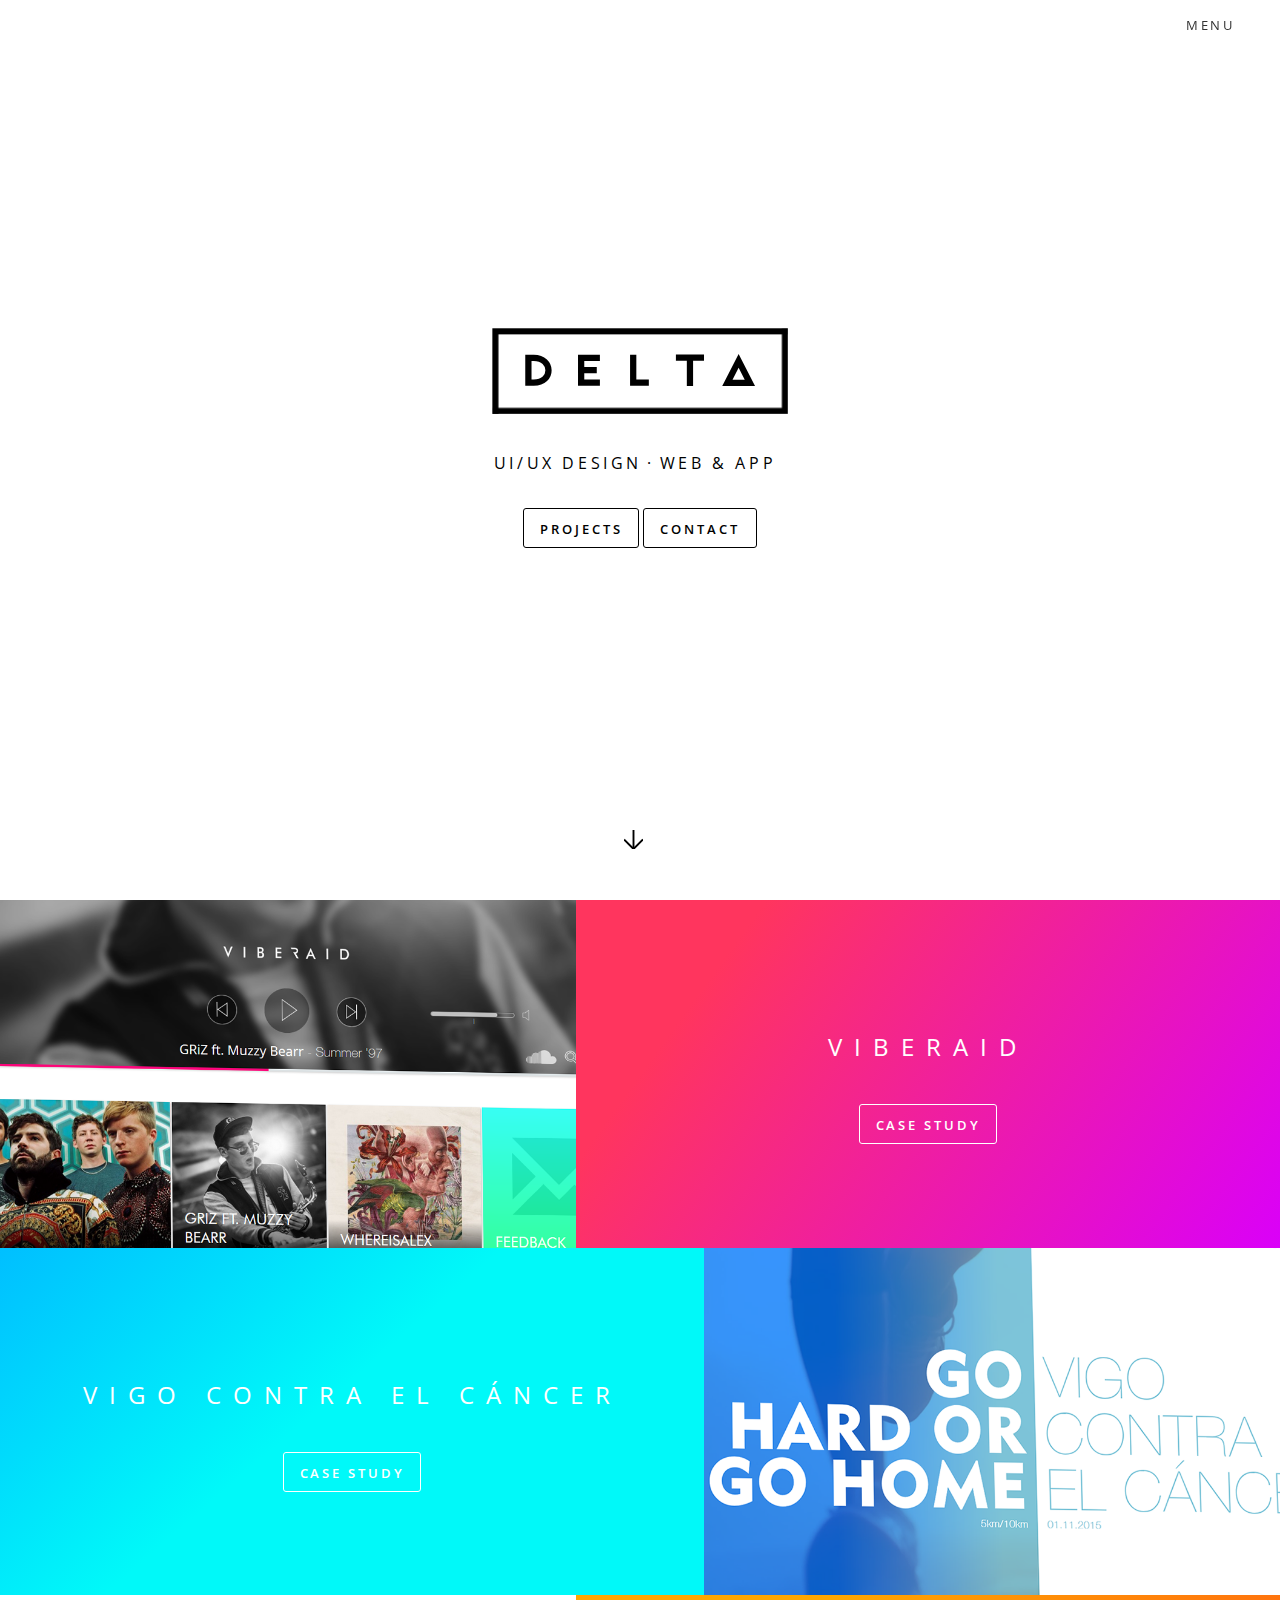
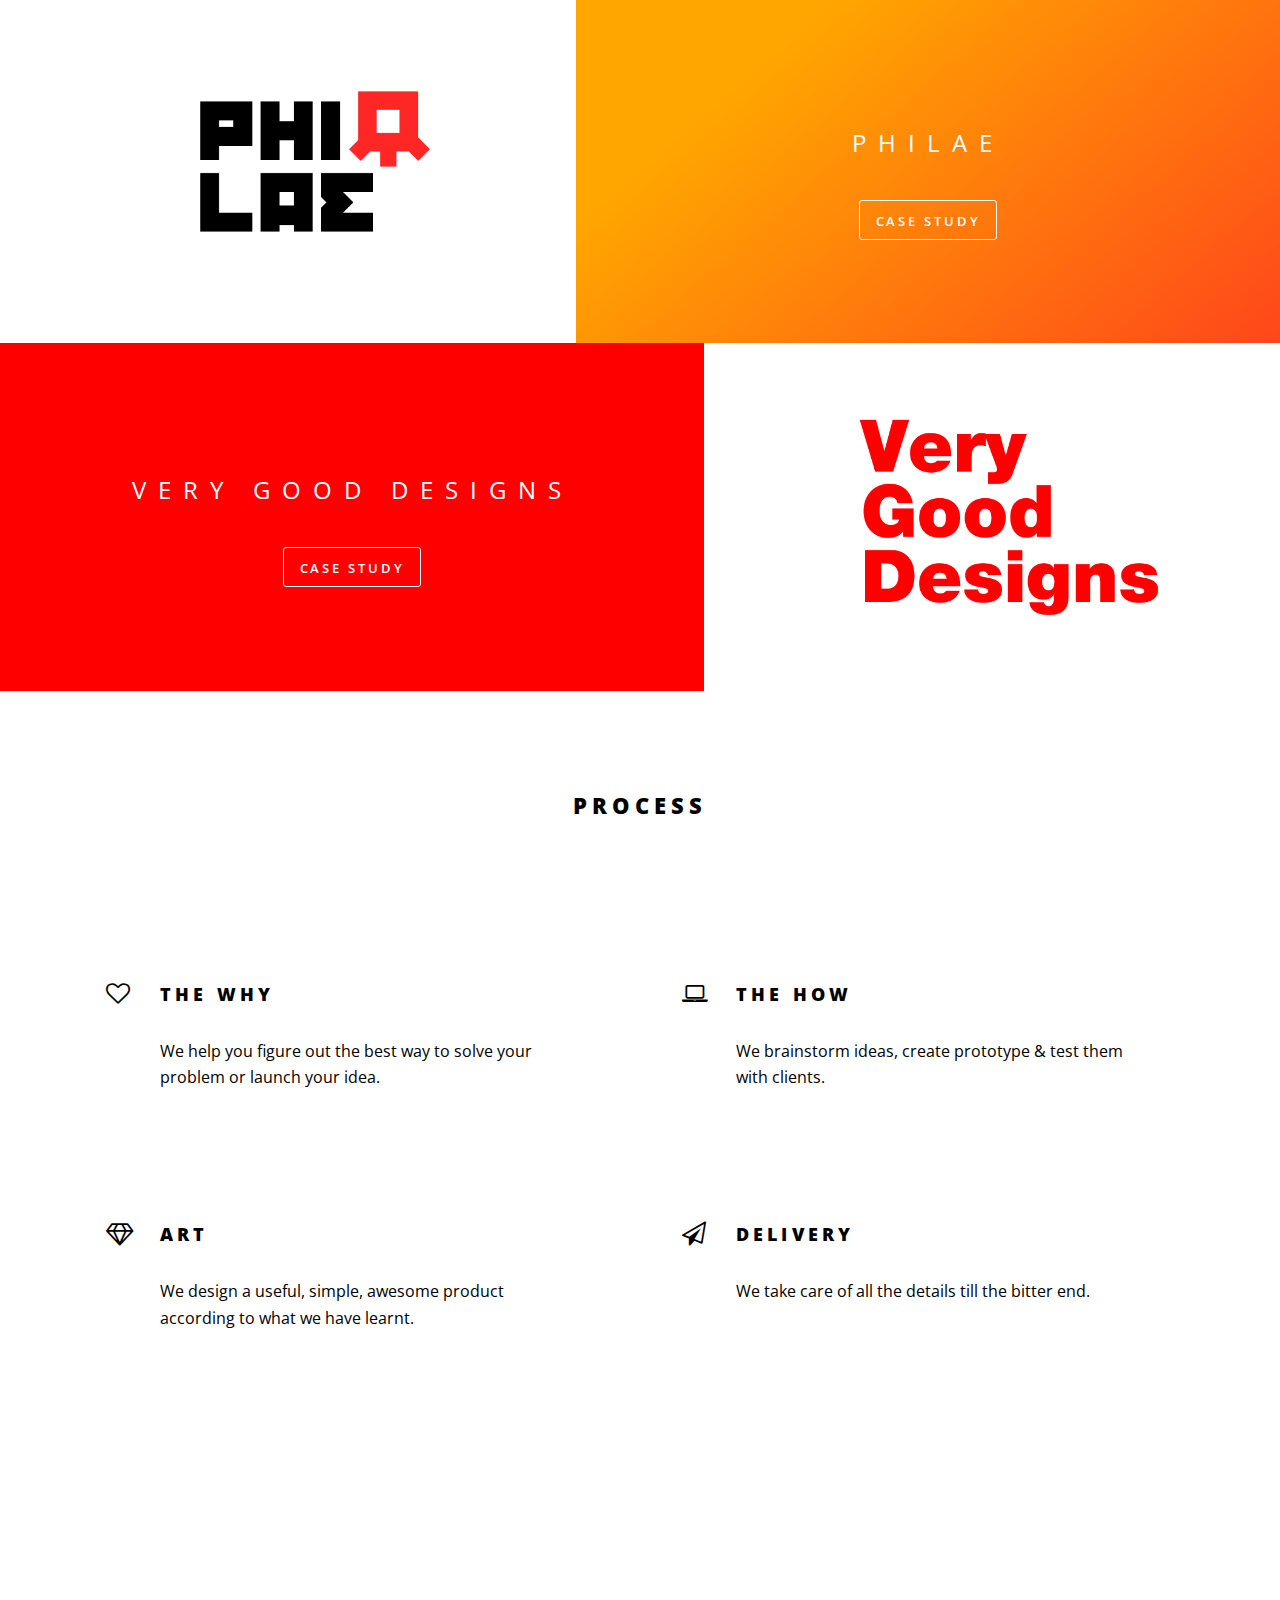
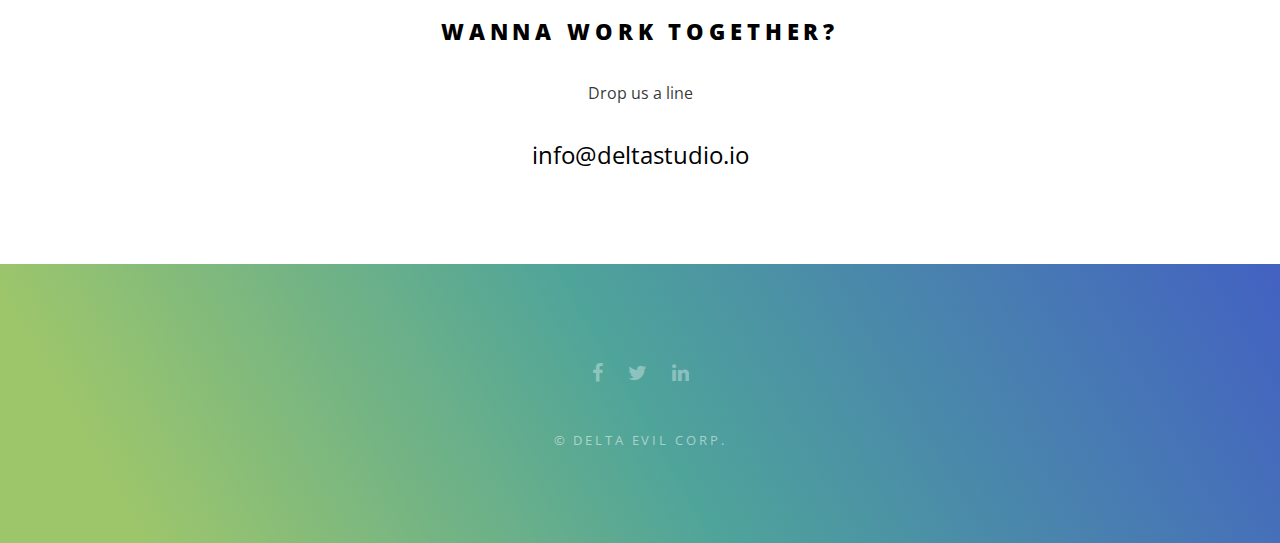
<file: index.html>
<!DOCTYPE HTML>
<html>
	<head>

		<!--
		2. Efecto en botones codrops
		4. Click logo atrás/click flecha atrás
		5. 

		-->

		<title>Delta | Design & Development of digital products</title>
		<meta charset="utf-8" />
		<meta name="viewport" content="width=device-width, initial-scale=1" />
		<!--[if lte IE 8]><script src="assets/js/ie/html5shiv.js"></script><![endif]-->
		<link rel="stylesheet" href="assets/css/main.css" />
		<link rel="stylesheet" type="text/css" href="assets/css/tooltipster.css" />
		<link rel="stylesheet" type="text/css" href="assets/css/themes/tooltipster-light.css" />
		<!--[if lte IE 8]><link rel="stylesheet" href="assets/css/ie8.css" /><![endif]-->
		<!--[if lte IE 9]><link rel="stylesheet" href="assets/css/ie9.css" /><![endif]-->

		<link rel="icon" type="image/png" href="favicon.png" />





	</head>
	<body class="landing">

		<!-- Page Wrapper -->
			<div id="page-wrapper">

				<!-- Header -->
					<header id="header" class="alt">
						<h1><a href="index.html" style='border:0;'>
							<object>
								<embed src='assets/deltalogo-noborder.svg' style='height:70%;margin:7px 0 0 20px;'>
							</object>
						</a></h1>
						
						<nav id="nav">
							<ul>
								<li class="special">
									<a href="#menu" class="menuToggle"><span>Menu</span></a>
									<div id="menu">
										<ul>
											<li><a href="viberaid.html">Case Study 01</a></li>
											<li><a href="vigo_contra_el_cancer.html">Case Study 02</a></li>
											<li><a href="philae.html">Case Study 03</a></li>
											<li><a href="very_good_designs.html">Case Study 04</a></li>									
											<li><a href="#ctaa">Contact</a></li>
										</ul>
									</div>
								</li>
							</ul>
						</nav>
					
					</header>

				<!-- Banner -->
					<section id="banner">
						<div class="inner">
							<div class='svglogo' style="max-width: 400px;">
							  	<object>
							  		<embed src='assets/deltalogo.svg'>
							  	</object>
						  	</div>
							<p style='margin-top:20px;color:black;'>UI/UX Design<span class='breakpoint'> · </span>Web & App<span class='breakpoint'></p>
							<ul class="actions">
								<li><a href="#two" class="button special">Projects</a></li>
								<li><a href="#ctaa" class="button special">Contact</a></li>
							</ul>
						</div>
						<a href="#two" class="more scrolly"></a>
					</section>
					

					<!--Typing effect
					<a href="" style='border-bottom:none;' class="typewrite" data-period="2000" data-type='[ "", "","simples","directas" ]'><span class="wrap"></span></a>-->

				<!-- One -->
					<!--
					<section id="one" class="wrapper style1 special">
						<div class="inner">
							<header class="major">
								<h2>Creamos soluciones </h2>
								<p>El diseño no es sólo la parte estética, o lo que sientes al usar <br>un producto, sino también su funcionamiento.<br> Nosotros te ayudamos a definirlo.</p>
							</header>
							<ul class="icons major">
								<li><span class="icon fa-flask major style1 tooltip" title="Investigamos el problema"><span class="label">Investigación</span></span></li>
								<li><span class="icon fa-diamond major style2 tooltip" title="Definimos el producto"><span class="label">Definición</span></span></li>
								<li><span class="icon fa-code major style3 tooltip" title="Prototipamos soluciones"><span class="label">Prototipado</span></span></li>
							</ul>
						</div>
					</section>-->

				<!-- Two -->

					<section id="two" class="wrapper alt style2">

						<!--Viberaid-->
						<section class="spotlight gradient-viberaid">
							<div class="image">
							<!--<div class='filter-project'>
								<img src='images/more.png' height="100px" width="100px">
							</div>-->
							<img src="images/viberaid/viberaid.png" alt="" />
							</div><div class="content">
								<h2>Viberaid</h2>
								<a href="viberaid.html" class='button special btn btn-1 btn-1d'>Case study</a>
							</div>
						</section>

						<!--VCC-->
						<section class="spotlight gradient-vcc">
							<div class="image">
							<!--<div class='filter-project'>
								<img src='images/more.png' height="100px" width="100px">
							</div>-->
							<img src="images/vcc/vcc.png" alt="" />
							</div><div class="content">
								<h2>Vigo Contra El Cáncer</h2>
								<a href="vigo_contra_el_cancer.html" class='button special btn btn-1 btn-1d'>Case study</a>
							</div>
						</section>

						<!--PHILAE-->
						<section class="spotlight gradient-philae">
							<div class="image">
							<!--<div class='filter-project'>
								<img src='images/more.png' height="100px" width="100px">
							</div>-->
							<img src="images/philae/philae.png" alt="" />
							</div><div class="content">
								<h2>Philae</h2>
								<a href="philae.html" class='button special btn btn-1 btn-1d'>Case study</a>
								
							</div>
						</section>

						<!--Very Good Designs-->
						<section class="spotlight gradient-vgd">
							<div class="image">
							<!--<div class='filter-project'>
								<img src='images/more.png' height="100px" width="100px">
							</div>-->
							<img src="images/vgd/vgd.png" alt="" />
							</div><div class="content">
								<h2>Very Good Designs</h2>
								<a href="very_good_designs.html" class='button special btn btn-1 btn-1d'>Case study</a>
							</div>
						</section>

					</section>

				<!-- Three -->
					<section id="three" class="wrapper style3 special">
						<div class="inner">
							<header class="major">
								<h2>Process</h2>
								<!--<p>I'm not sure<br />
								of what to put here.</p>-->
							</header>
							<ul class="features">
								<li class="icon fa-heart-o">
									<h3>The Why</h3>
									<p>We help you figure out the best way to solve your problem or launch your idea.</p><div class='rex'></div>
								</li>
								<li class="icon fa-laptop">
									<h3>The How</h3>
									<p>We brainstorm ideas, create prototype & test them with clients.</p><div class='rex'></div>
								</li>
								<li class="icon fa-diamond">
									<h3>Art</h3>
									<p>We design a useful, simple, awesome product according to what we have learnt.</p><br><div class='rex'></div>
								</li>
								<li class="icon fa-paper-plane-o">
									<h3>Delivery</h3>
									<p>We take care of all the details till the bitter end.</p><br><div class='rex'></div>
								</li>
							</ul>
						</div>
					</section>

				<!-- CTA -->
					<section id="ctaa" class="wrapper style4">
						<div class="inner">
							<header>
								<h2 style='text-align:center;color:black;'>Wanna work together?</h2>
								<p style='text-align:center;'>Drop us a line</p>
							</header>
							<ul class="actions vertical">
								<li style="text-align:center;font-size:1.5em;color:black;">info@deltastudio.io</li>
							</ul>
						</div>
					</section>

				<!-- Footer -->
					<footer id="footer">
						<ul class="icons">
							<li><a href="https://www.facebook.com/pages/Delta-Studio/463487937149561?skip_nax_wizard=true&ref_type=logout_gear" class="icon fa-facebook"><span class="label">Facebook</span></a></li>
							<li><a href="https://www.twitter.com/delta_io" class="icon fa-twitter"><span class="label">Twitter</span></a></li>
							<li><a href="https://www.linkedin.com/company/delta---studio?trk=tyah&trkInfo=clickedVertical%3Acompany%2CclickedEntityId%3A10088846%2Cidx%3A2-3-6%2CtarId%3A1438511514576%2Ctas%3Adelta+studio" class="icon fa-linkedin"><span class="label">Linkedin</span></a></li>
							<!--<li><a href="#" class="icon fa-behance"><span class="label">Behance</span></a></li>
							<li><a href="#" class="icon fa-dribbble"><span class="label">Dribbble</span></a></li>-->
						</ul>
						<ul class="copyright">
							<!--<li><a href="http://blog.deltastudio.io"><span class="label">Blog</span></a></li>-->
						</ul>
						<ul class="copyright">
							<li>&copy; Delta Evil Corp.</li>
						</ul>
					</footer>

			</div>

		<!-- Scripts -->

<script>


(function($) {
    $.fn.parallax = function(options) {

        var windowHeight = $(window).height();
        // Establish default settings
        var settings = $.extend({
            speed        : 0.15
        }, options);

        // Iterate over each object in collection
        return this.each( function() {

        // Save a reference to the element
        var $this = $(this);

        // Set up Scroll Handler
        $(document).scroll(function(){
    var scrollTop = $(window).scrollTop();
            var offset = $this.offset().top;
            var height = $this.outerHeight();

    // Check if above or below viewport
if (offset + height <= scrollTop || offset >= scrollTop + windowHeight) {
return;
}
var yBgPosition = Math.round((offset - scrollTop) * settings.speed);
                // Apply the Y Background Position to Set the Parallax Effect
    $this.css('background-position', 'center ' + yBgPosition + 'px');
                
        });
        });
    }
}(jQuery));</script>
<script>$('.style3').parallax({
speed : 0.5
});</script>
			<script src="assets/js/jquery.min.js"></script>
			<script src="assets/js/jquery.scrollex.min.js"></script>
			<script src="assets/js/jquery.scrolly.min.js"></script>
			<script src="assets/js/skel.min.js"></script>
			<script src="assets/js/util.js"></script>
			<!--[if lte IE 8]><script src="assets/js/ie/respond.min.js"></script><![endif]-->
			<script src="assets/js/main.js"></script>
			<script type="text/javascript" src="assets/js/jquery.tooltipster.min.js"></script>

	<script>
	        $('.tooltip').tooltipster({
	    		theme: 'tooltipster-light',
	    		offsetX: 15,
	    		offsetY: 30,
	    		position: "bottom"
			});
	</script>
	</body>
</html>
</file>
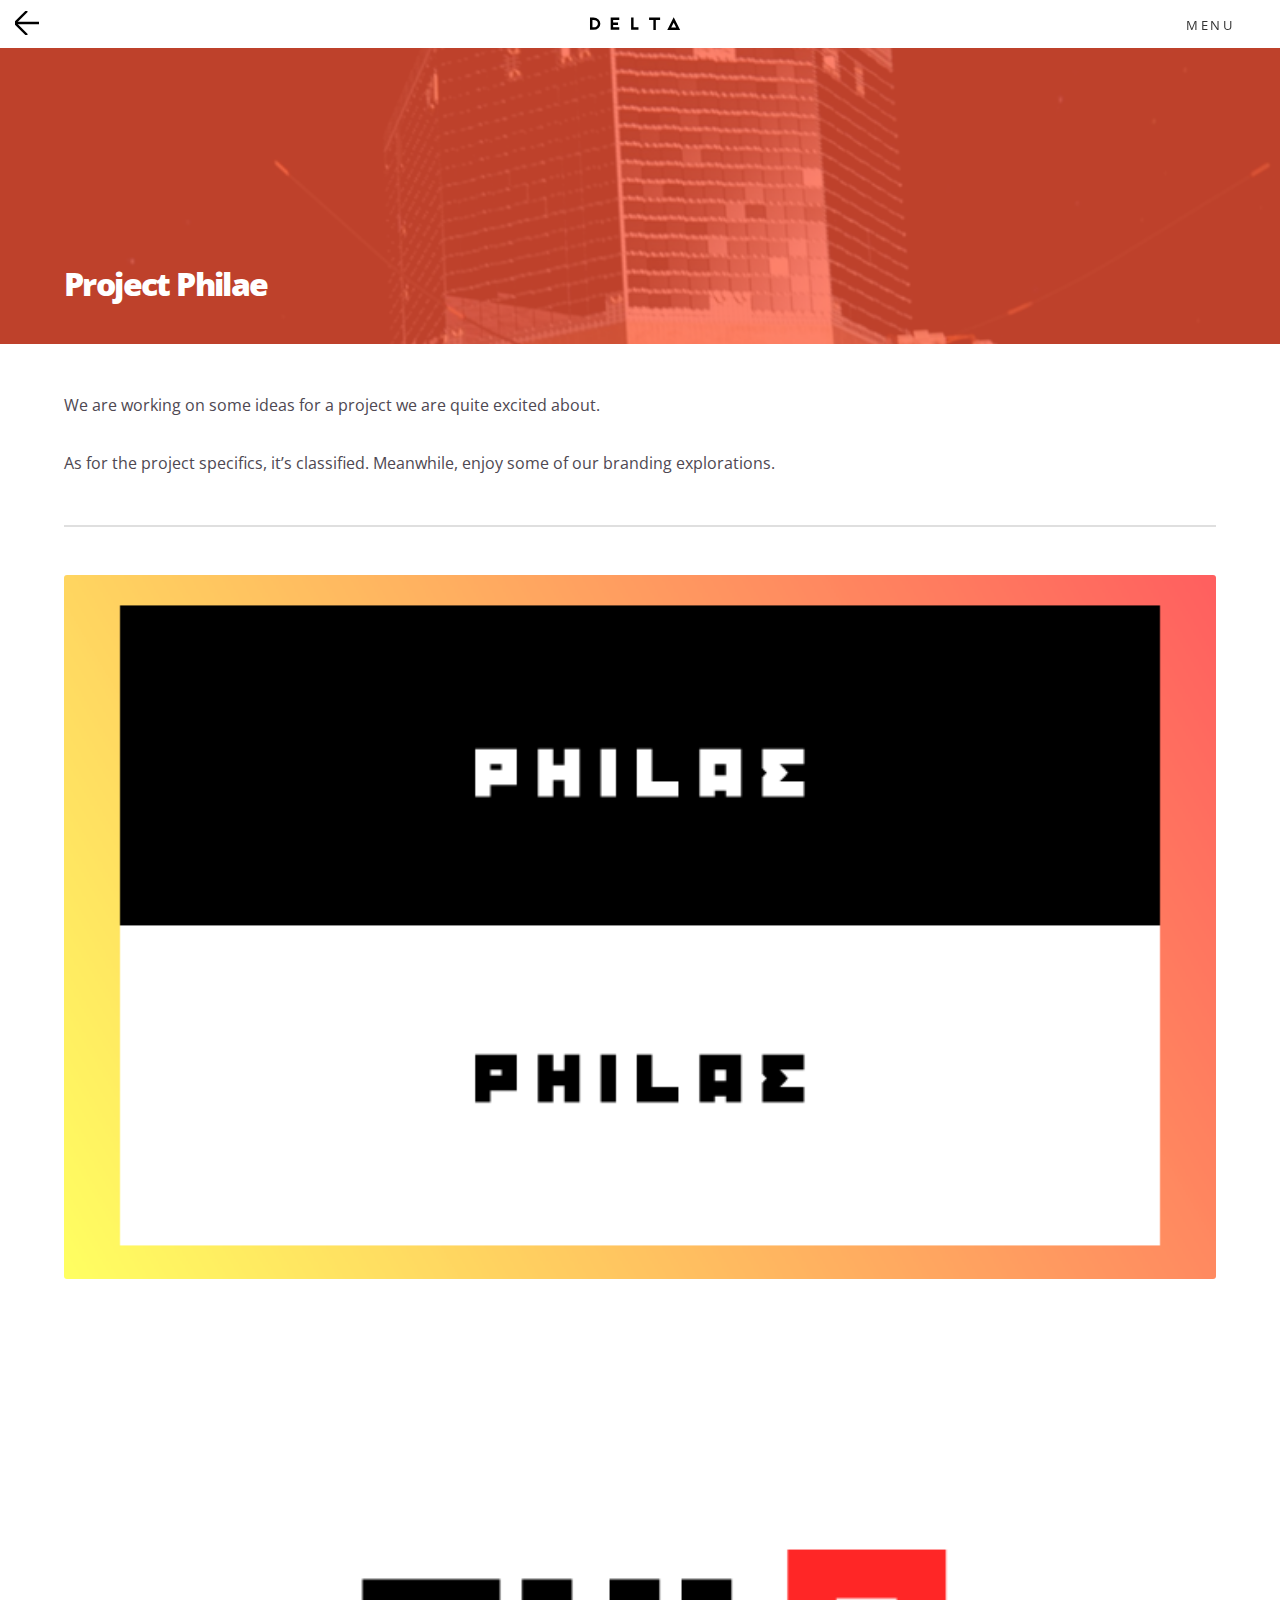
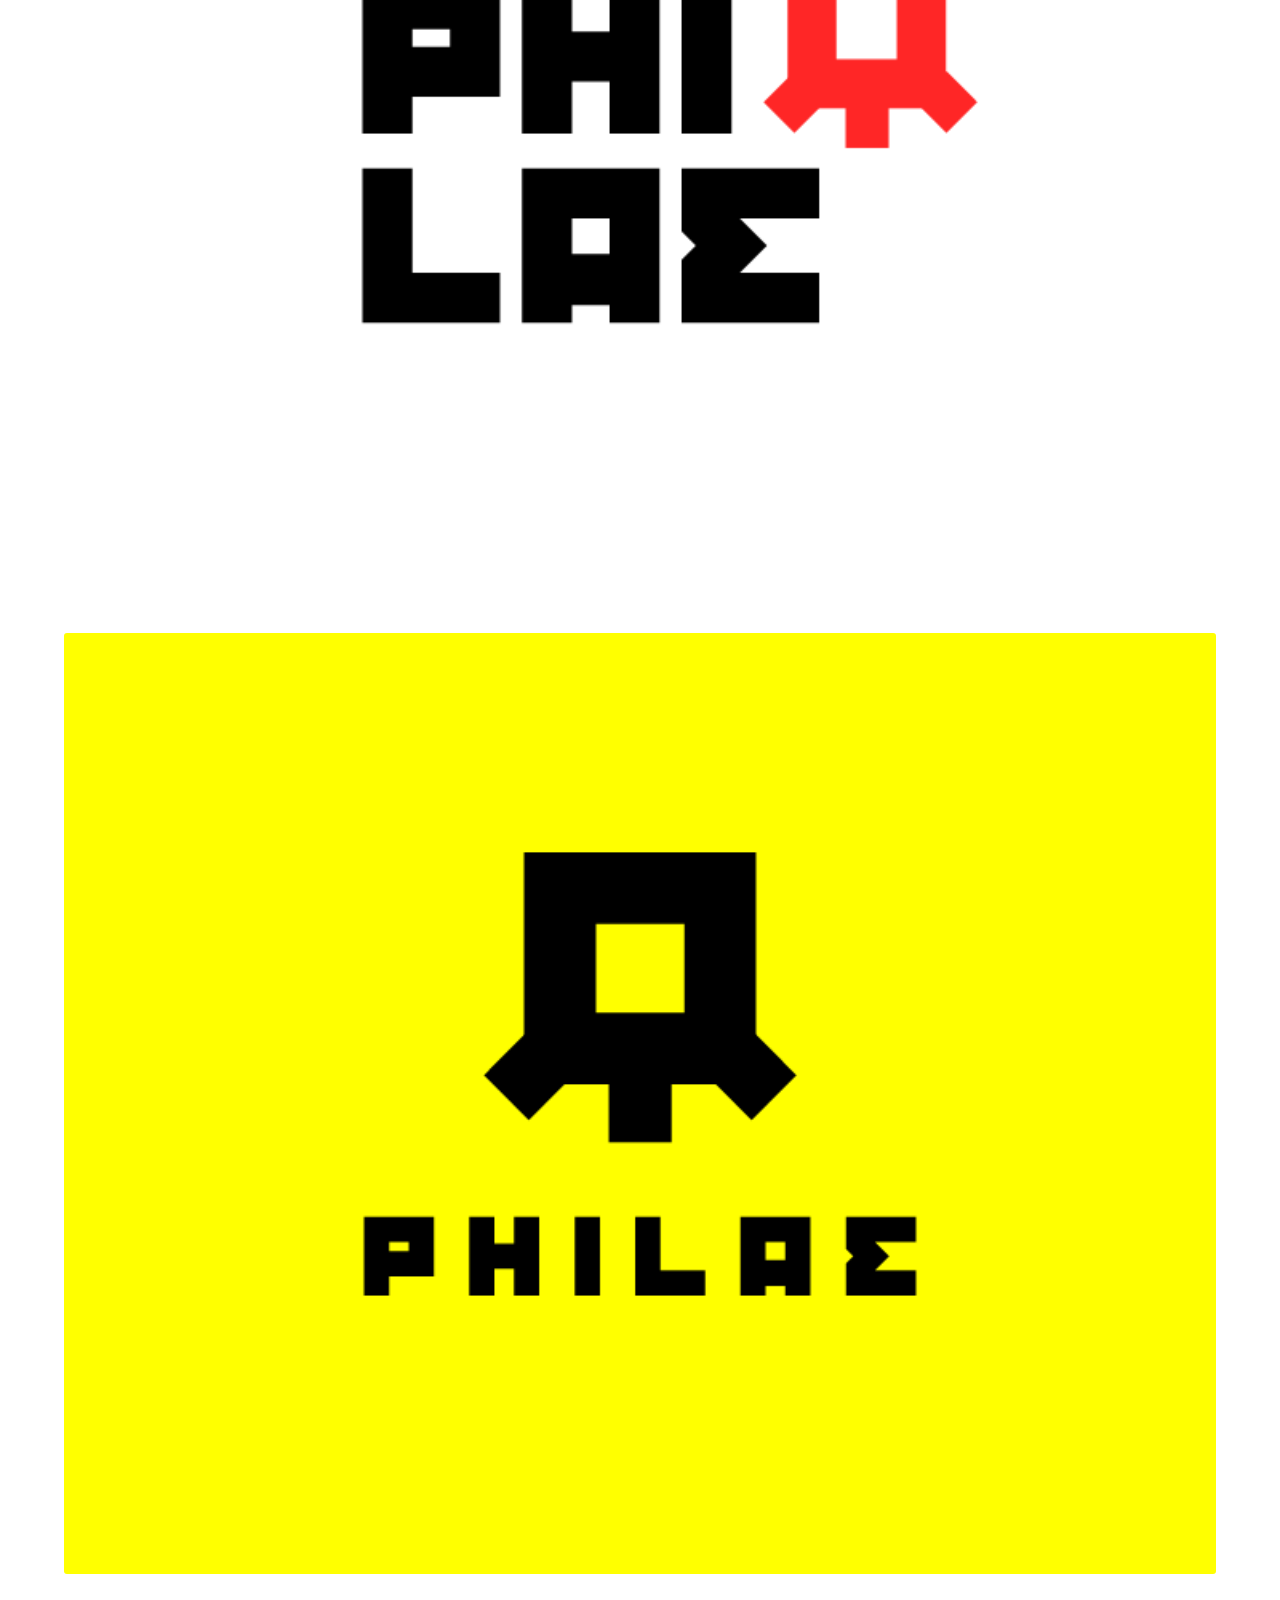
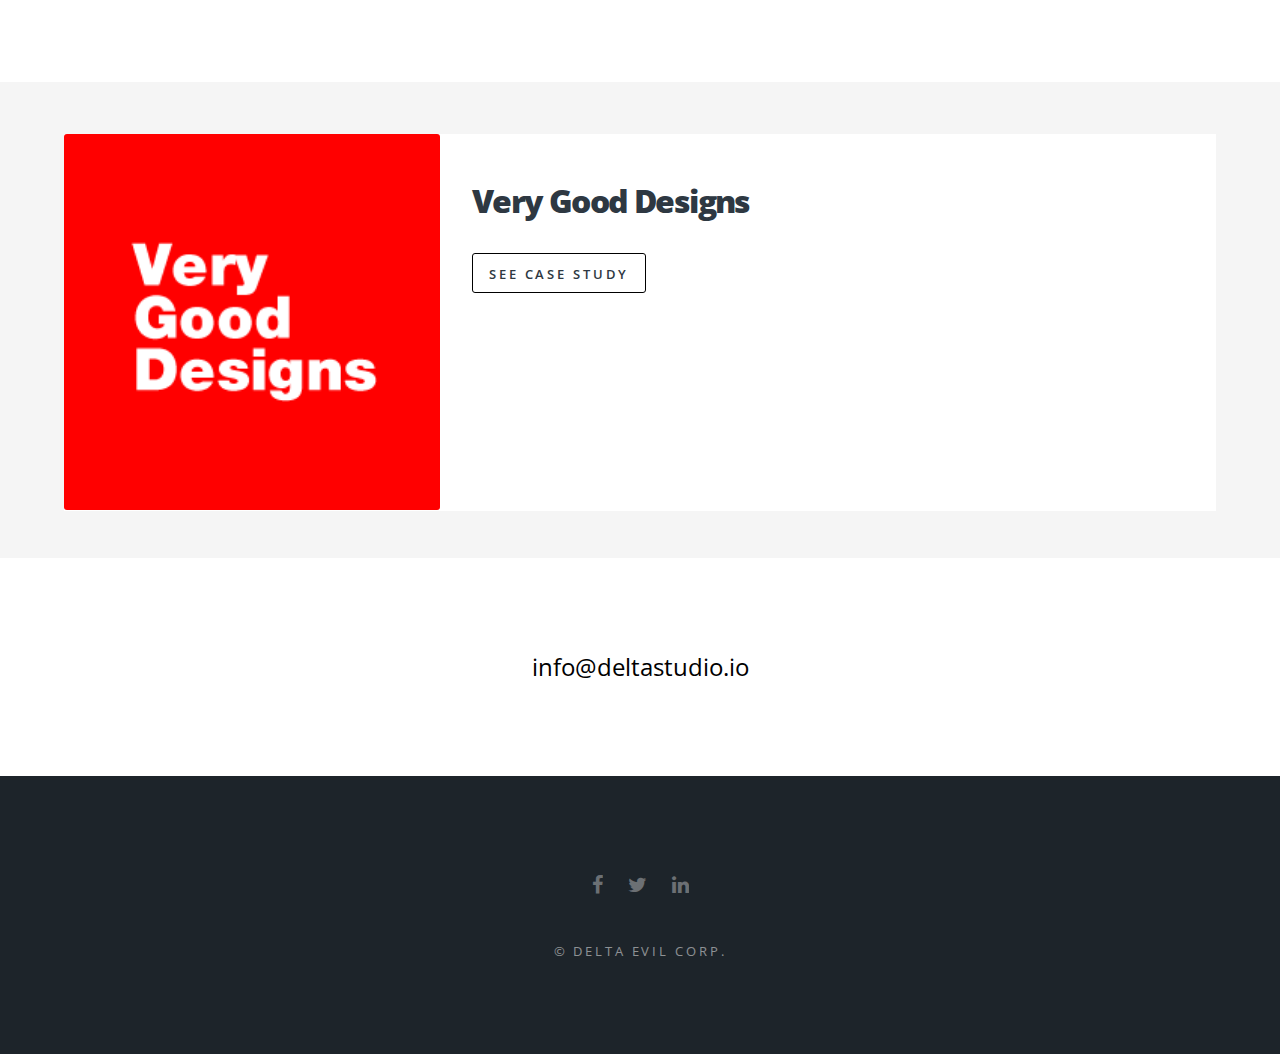
<file: philae.html>
<!DOCTYPE HTML>
<!--
	Spectral by HTML5 UP
	html5up.net | @n33co
	Free for personal and commercial use under the CCA 3.0 license (html5up.net/license)
-->
<html>
	<head>
		<title>Philae | Unkown Token</title>
		<meta charset="utf-8" />
		<meta name="viewport" content="width=device-width, initial-scale=1" />
		<!--[if lte IE 8]><script src="assets/js/ie/html5shiv.js"></script><![endif]-->
		<link rel="stylesheet" href="assets/css/main.css" />
		<link rel="stylesheet" type="text/css" href="assets/css/tooltipster.css" />
		<link rel="stylesheet" type="text/css" href="assets/css/themes/tooltipster-light.css" />
		<!--[if lte IE 8]><link rel="stylesheet" href="assets/css/ie8.css" /><![endif]-->
		<!--[if lte IE 9]><link rel="stylesheet" href="assets/css/ie9.css" /><![endif]-->

		<link rel="icon" type="image/png" href="favicon.png" />





	</head>
	<body>

		<!-- Page Wrapper -->
			<div id="page-wrapper">

				<!-- Header -->
					<header style='background:#fff;' id="header" class="alt">
						<div id="navback">
							<a href='index.html'><object>
								<embed src="assets/css/images/arrow.svg">
							</object></a>
						</div>
						<h1 style='opacity: 1;width: 100%;height: 100%;margin-left: -25px;margin-bottom: 0;padding-bottom: 0;'><a href="index.html" style='border:0;'>
							<object>
								<embed src='assets/deltalogo-noborder.svg' style='height: 70%;position: absolute;left: 0;right: 0;top: 15%;bottom: 0;margin: 0 auto;'>
							</object>
						</a></h1>
						<nav id="nav">
							<ul>
								<li class="special">
									<a href="#menu" class="menuToggle"><span>Menu</span></a>
									<div id="menu">
										<ul>
											<li><a href="viberaid.html">Case Study 01</a></li>
											<li><a href="vigo_contra_el_cancer.html">Case Study 02</a></li>
											<li><a href="philae.html">Case Study 03</a></li>
											<li><a href="very_good_designs.html">Case Study 04</a></li>									
											<li><a href="#ctaa">Contact</a></li>
										</ul>
									</div>
								</li>
							</ul>
						</nav>
					
					</header>

				<!-- Main -->
					<article id="main">
						<header class="case-banner" style="background-image:url('images/philae/banner-philae.png');">
							<section class="wrapper">
								<div class="inner">
									<h2>Project Philae</h2>
								</div>
							</section>
						</header>
						<section class="wrapper style5" style='padding-top: 3em;'>
							<div class="inner">

								<section>
									<p>We are working on some ideas for a project we are quite excited about.</p>
									<p>As for the project specifics, it’s classified. Meanwhile, enjoy some of our branding explorations.</p>
									<hr />
									<div class="box alt">
										<div class="row uniform 50%">
											<div class="12u"><span class="image fit"><img src="images/philae/philae-1.png" alt="" /></span></div>
											<header style='width:100%;'>
											</header>
										</div>
									</div>
									<div class="box alt">
										<div class="row uniform 50%">
											<div class="12u"><span class="image fit"><img src="images/philae/philae-2.png" alt="" /></span></div>
											<header style='width:100%;'>
											</header>
										</div>
									</div>
									<div class="box alt">
										<div class="row uniform 50%">
											<div class="12u"><span class="image fit"><img src="images/philae/philae-3.png" alt="" /></span></div>
											<header style='width:100%;'>
											</header>
										</div>
									</div>
							</div>
						</section>
					</article>
					
						<article class="wrapper style5 next-card">
							<div class="inner">
							<div class="box alt">
								<div class="row uniform 50%">
									<div class="4u fill-me-up-fam" style="padding-top: 0;">
										<span class="image fit"><img src="images/vgd/vgd-thumb.png" alt="" /></span>
									</div>
									<div class="7u fill-me-up-fam">
										<ul class="actions vertical">
											<h2>Very Good Designs</h4>	
											<li><a href="very_good_designs.html" class="button special">See case study</a></li>
										</ul>
									</div>
								</div>
							</div>
						</article>				

				</div>
				</section>
				<!-- CTA -->
					<section id="ctaa" class="wrapper style4">
						<div class="inner">
							<ul class="actions vertical">
								<li style="text-align:center;font-size:1.5em;color:black;">info@deltastudio.io</li>
							</ul>
						</div>
					</section>

				<!-- Footer -->
					<footer id="footer">
						<ul class="icons">
							<li><a href="https://www.facebook.com/pages/Delta-Studio/463487937149561?skip_nax_wizard=true&ref_type=logout_gear" class="icon fa-facebook"><span class="label">Facebook</span></a></li>
							<li><a href="https://www.twitter.com/delta_io" class="icon fa-twitter"><span class="label">Twitter</span></a></li>
							<li><a href="https://www.linkedin.com/company/delta---studio?trk=tyah&trkInfo=clickedVertical%3Acompany%2CclickedEntityId%3A10088846%2Cidx%3A2-3-6%2CtarId%3A1438511514576%2Ctas%3Adelta+studio" class="icon fa-linkedin"><span class="label">Linkedin</span></a></li>
							<!--<li><a href="#" class="icon fa-behance"><span class="label">Behance</span></a></li>
							<li><a href="#" class="icon fa-dribbble"><span class="label">Dribbble</span></a></li>-->
						</ul>
						<ul class="copyright">
							<!--<li><a href="http://blog.deltastudio.io"><span class="label">Blog</span></a></li>-->
						</ul>
						<ul class="copyright">
							<li>&copy; Delta Evil Corp.</li>
						</ul>
					</footer>

			</div>

		<!-- Scripts -->

<script>


(function($) {
    $.fn.parallax = function(options) {

        var windowHeight = $(window).height();
        // Establish default settings
        var settings = $.extend({
            speed        : 0.15
        }, options);

        // Iterate over each object in collection
        return this.each( function() {

        // Save a reference to the element
        var $this = $(this);

        // Set up Scroll Handler
        $(document).scroll(function(){
    var scrollTop = $(window).scrollTop();
            var offset = $this.offset().top;
            var height = $this.outerHeight();

    // Check if above or below viewport
if (offset + height <= scrollTop || offset >= scrollTop + windowHeight) {
return;
}
var yBgPosition = Math.round((offset - scrollTop) * settings.speed);
                // Apply the Y Background Position to Set the Parallax Effect
    $this.css('background-position', 'center ' + yBgPosition + 'px');
                
        });
        });
    }
}(jQuery));</script>
<script>$('.style3').parallax({
speed : 0.5
});</script>
			<script src="assets/js/jquery.min.js"></script>
			<script src="assets/js/jquery.scrollex.min.js"></script>
			<script src="assets/js/jquery.scrolly.min.js"></script>
			<script src="assets/js/skel.min.js"></script>
			<script src="assets/js/util.js"></script>
			<!--[if lte IE 8]><script src="assets/js/ie/respond.min.js"></script><![endif]-->
			<script src="assets/js/main.js"></script>
			<script type="text/javascript" src="assets/js/jquery.tooltipster.min.js"></script>

	<script>
	        $('.tooltip').tooltipster({
	    		theme: 'tooltipster-light',
	    		offsetX: 15,
	    		offsetY: 30,
	    		position: "bottom"
			});
	</script>
	</body>
</html>
</file>
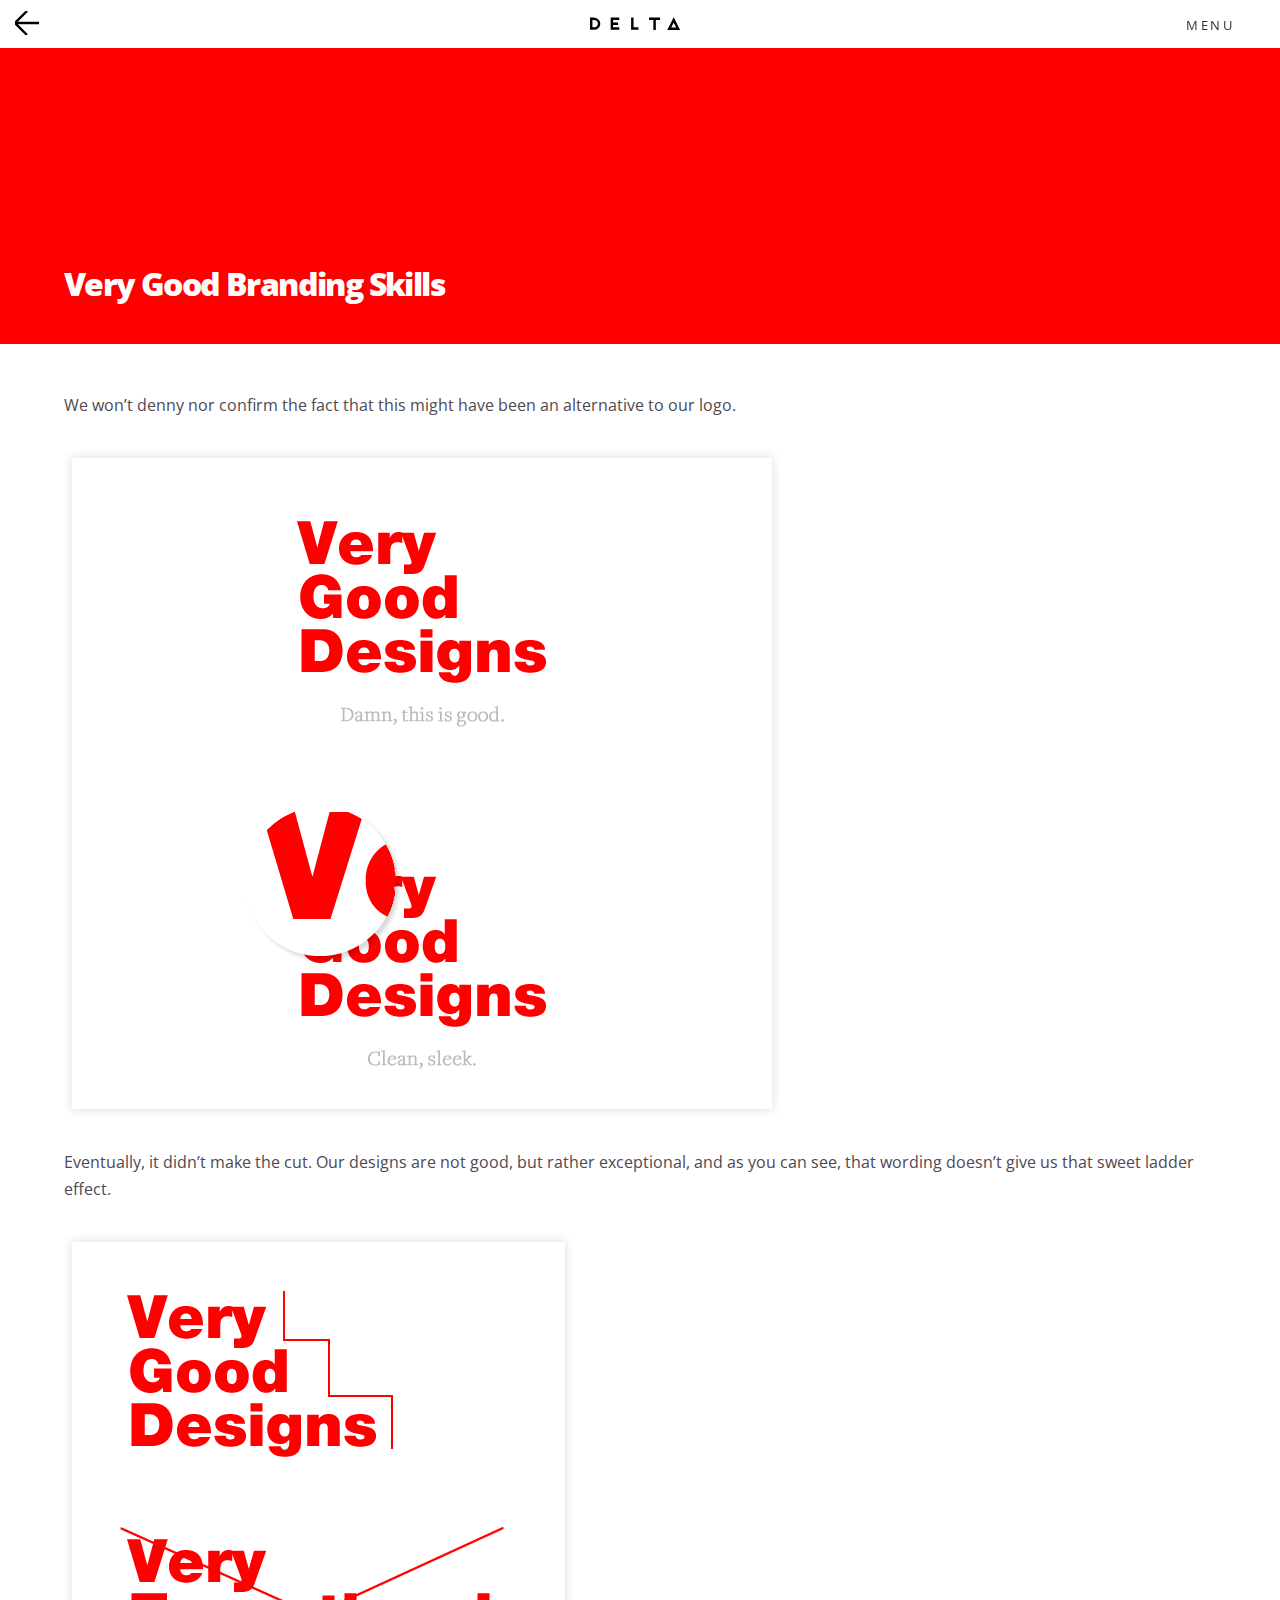
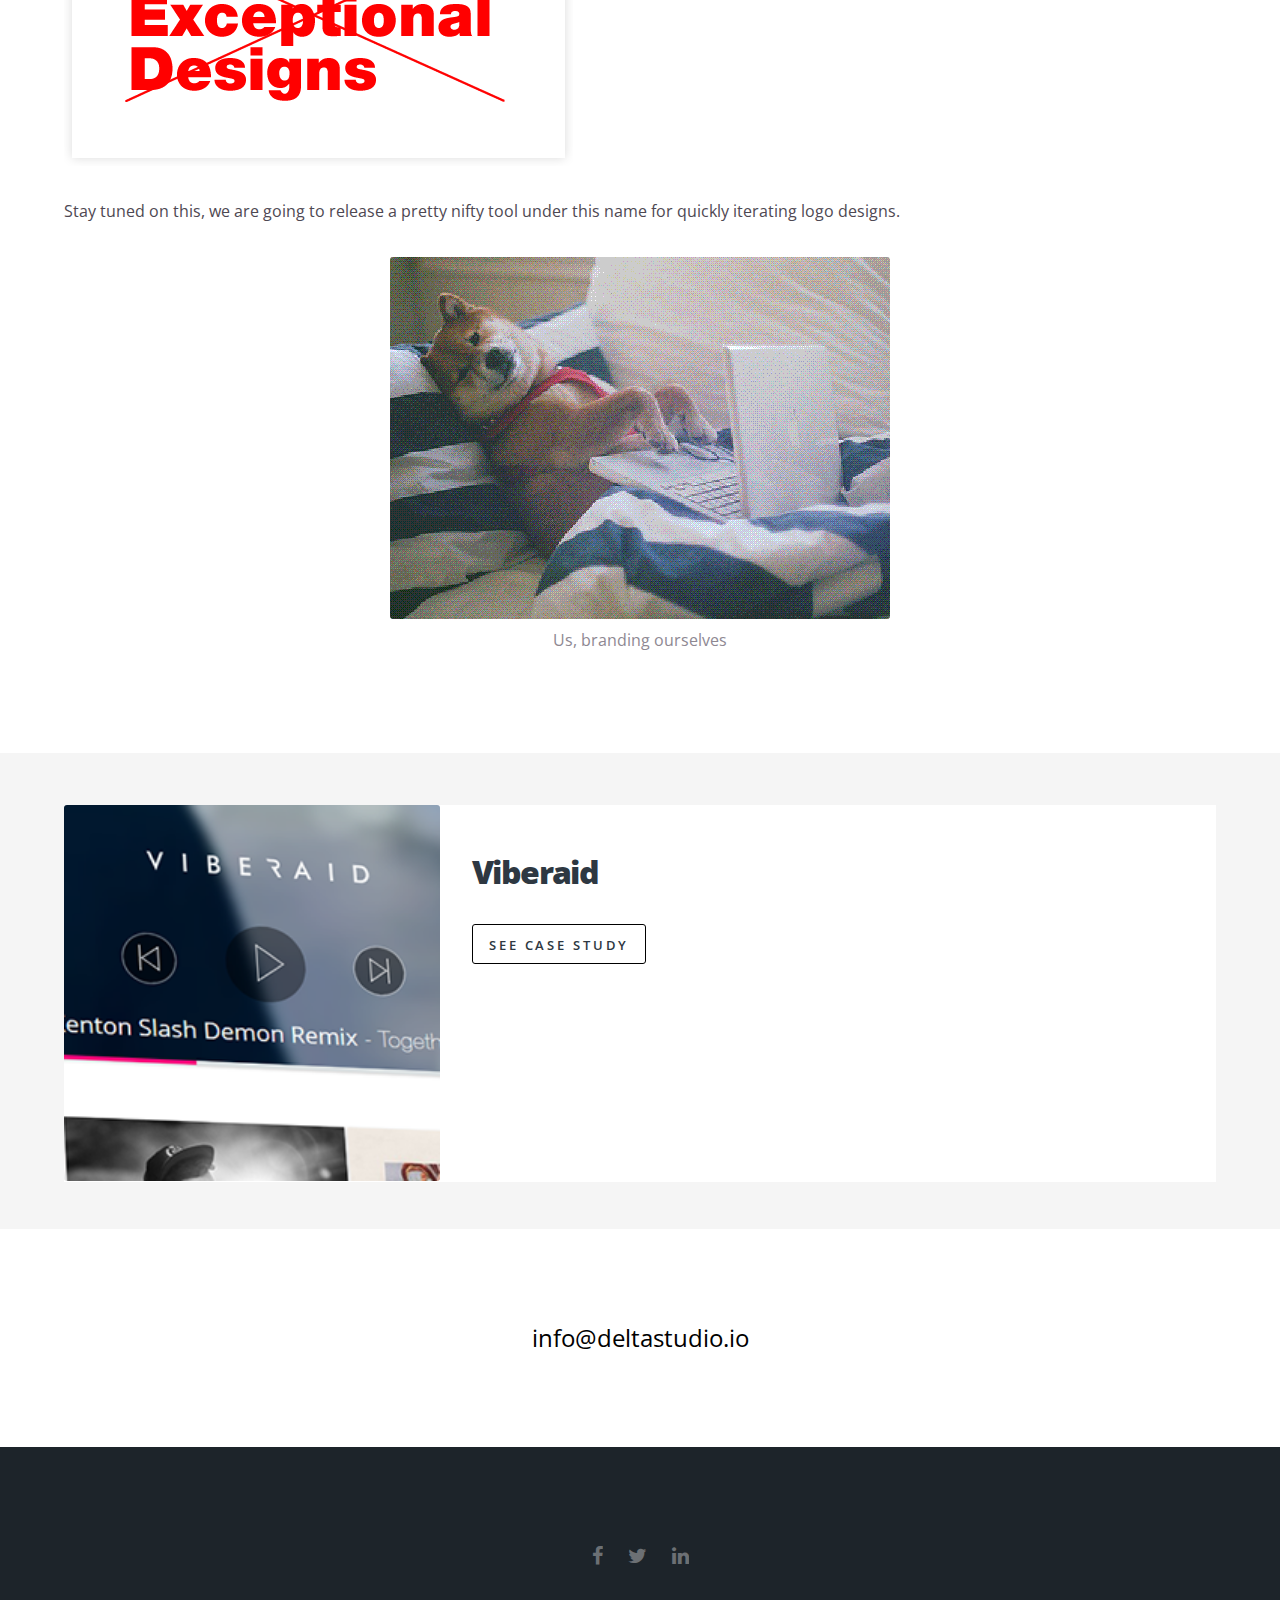
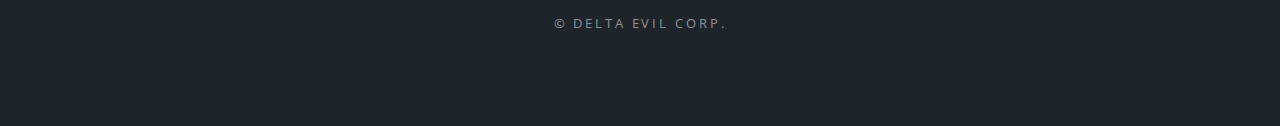
<file: very_good_designs.html>
<!DOCTYPE HTML>
<!--
	Spectral by HTML5 UP
	html5up.net | @n33co
	Free for personal and commercial use under the CCA 3.0 license (html5up.net/license)
-->
<html>
	<head>
		<title>Very Good Designs | A tutorial on how to do top-notch branding</title>
		<meta charset="utf-8" />
		<meta name="viewport" content="width=device-width, initial-scale=1" />
		<!--[if lte IE 8]><script src="assets/js/ie/html5shiv.js"></script><![endif]-->
		<link rel="stylesheet" href="assets/css/main.css" />
		<link rel="stylesheet" type="text/css" href="assets/css/tooltipster.css" />
		<link rel="stylesheet" type="text/css" href="assets/css/themes/tooltipster-light.css" />
		<!--[if lte IE 8]><link rel="stylesheet" href="assets/css/ie8.css" /><![endif]-->
		<!--[if lte IE 9]><link rel="stylesheet" href="assets/css/ie9.css" /><![endif]-->

		<link rel="icon" type="image/png" href="favicon.png" />





	</head>
	<body>

		<!-- Page Wrapper -->
			<div id="page-wrapper">

				<!-- Header -->
					<header style='background:#fff;' id="header" class="alt">
						<div id="navback">
							<a href='index.html'><object>
								<embed src="assets/css/images/arrow.svg">
							</object></a>
						</div>
						<h1 style='opacity: 1;width: 100%;height: 100%;margin-left: -25px;margin-bottom: 0;padding-bottom: 0;'><a href="index.html" style='border:0;'>
							<object>
								<embed src='assets/deltalogo-noborder.svg' style='height: 70%;position: absolute;left: 0;right: 0;top: 15%;bottom: 0;margin: 0 auto;'>
							</object>
						</a></h1>
						<nav id="nav">
							<ul>
								<li class="special">
									<a href="#menu" class="menuToggle"><span>Menu</span></a>
									<div id="menu">
										<ul>
											<li><a href="viberaid.html">Case Study 01</a></li>
											<li><a href="vigo_contra_el_cancer.html">Case Study 02</a></li>
											<li><a href="philae.html">Case Study 03</a></li>
											<li><a href="very_good_designs.html">Case Study 04</a></li>									
											<li><a href="#ctaa">Contact</a></li>
										</ul>
									</div>
								</li>
							</ul>
						</nav>
					
					</header>

				<!-- Main -->
					<article id="main">
						<header class="case-banner" style="background-color:#FF0000;background-image:none;">
							<section class="wrapper">
								<div class="inner">
									<h2>Very Good Branding Skills</h2>
								</div>
							</section>
						</header>
						<section class="wrapper style5" style='padding-top: 3em;'>
							<div class="inner">
								<section>
									<p>We won’t denny nor confirm the fact that this might have been an alternative to our logo.</p>

									<div class="box alt">
										<div class="row uniform 50%">
											<div class="12u"><span class="image fit"><img style="max-width:716px" src="images/vgd/vgd-1.png" alt="" /></span></div>
										</div>
									</div>

									<p>Eventually, it didn’t make the cut. Our designs are not good, but rather exceptional, and as you can see, that wording doesn’t give us that sweet ladder effect.</p>

									<div class="box alt">
										<div class="row uniform 50%">
											<div class="12u"><span class="image fit"><img style="max-width:509px" src="images/vgd/vgd-2.png" alt="" /></span></div>
										</div>
									</div>

									<p>Stay tuned on this, we are going to release a pretty nifty tool under this name for quickly iterating logo designs.</p>

									<div class="box alt">
										<div class="row uniform 50%">
											<div class="12u"><span class="image fit" style='max-width:500px;margin:0 auto;display:table;'><img src="images/vgd/coge.gif" alt="" /></span></div>
											<header style='width:100%;'>
											<p style='text-align:center;'>Us, branding ourselves</p>
											</header>
										</div>
									</div>
							</div>
						</section>
					</article>

						<article class="wrapper style5 next-card">
							<div class="inner">
							<div class="box alt">
								<div class="row uniform 50%">
									<div class="4u fill-me-up-fam" style="padding-top: 0;">
										<span class="image fit"><img src="images/viberaid/viberaid-thumb.png" alt="" /></span>
									</div>
									<div class="7u fill-me-up-fam">
										<ul class="actions vertical">
											<h2>Viberaid</h4>	
											<li><a href="viberaid.html" class="button special">See case study</a></li>
										</ul>
									</div>
								</div>
							</div>
						</article>

				</div>
				</section>
				<!-- CTA -->
					<section id="ctaa" class="wrapper style4">
						<div class="inner">
							<ul class="actions vertical">
								<li style="text-align:center;font-size:1.5em;color:black;">info@deltastudio.io</li>
							</ul>
						</div>
					</section>

				<!-- Footer -->
					<footer id="footer">
						<ul class="icons">
							<li><a href="https://www.facebook.com/pages/Delta-Studio/463487937149561?skip_nax_wizard=true&ref_type=logout_gear" class="icon fa-facebook"><span class="label">Facebook</span></a></li>
							<li><a href="https://www.twitter.com/delta_io" class="icon fa-twitter"><span class="label">Twitter</span></a></li>
							<li><a href="https://www.linkedin.com/company/delta---studio?trk=tyah&trkInfo=clickedVertical%3Acompany%2CclickedEntityId%3A10088846%2Cidx%3A2-3-6%2CtarId%3A1438511514576%2Ctas%3Adelta+studio" class="icon fa-linkedin"><span class="label">Linkedin</span></a></li>
							<!--<li><a href="#" class="icon fa-behance"><span class="label">Behance</span></a></li>
							<li><a href="#" class="icon fa-dribbble"><span class="label">Dribbble</span></a></li>-->
						</ul>
						<ul class="copyright">
							<!--<li><a href="http://blog.deltastudio.io"><span class="label">Blog</span></a></li>-->
						</ul>
						<ul class="copyright">
							<li>&copy; Delta Evil Corp.</li>
						</ul>
					</footer>

			</div>

		<!-- Scripts -->

<script>


(function($) {
    $.fn.parallax = function(options) {

        var windowHeight = $(window).height();
        // Establish default settings
        var settings = $.extend({
            speed        : 0.15
        }, options);

        // Iterate over each object in collection
        return this.each( function() {

        // Save a reference to the element
        var $this = $(this);

        // Set up Scroll Handler
        $(document).scroll(function(){
    var scrollTop = $(window).scrollTop();
            var offset = $this.offset().top;
            var height = $this.outerHeight();

    // Check if above or below viewport
if (offset + height <= scrollTop || offset >= scrollTop + windowHeight) {
return;
}
var yBgPosition = Math.round((offset - scrollTop) * settings.speed);
                // Apply the Y Background Position to Set the Parallax Effect
    $this.css('background-position', 'center ' + yBgPosition + 'px');
                
        });
        });
    }
}(jQuery));</script>
<script>$('.style3').parallax({
speed : 0.5
});</script>
			<script src="assets/js/jquery.min.js"></script>
			<script src="assets/js/jquery.scrollex.min.js"></script>
			<script src="assets/js/jquery.scrolly.min.js"></script>
			<script src="assets/js/skel.min.js"></script>
			<script src="assets/js/util.js"></script>
			<!--[if lte IE 8]><script src="assets/js/ie/respond.min.js"></script><![endif]-->
			<script src="assets/js/main.js"></script>
			<script type="text/javascript" src="assets/js/jquery.tooltipster.min.js"></script>

	<script>
	        $('.tooltip').tooltipster({
	    		theme: 'tooltipster-light',
	    		offsetX: 15,
	    		offsetY: 30,
	    		position: "bottom"
			});
	</script>
	</body>
</html>
</file>
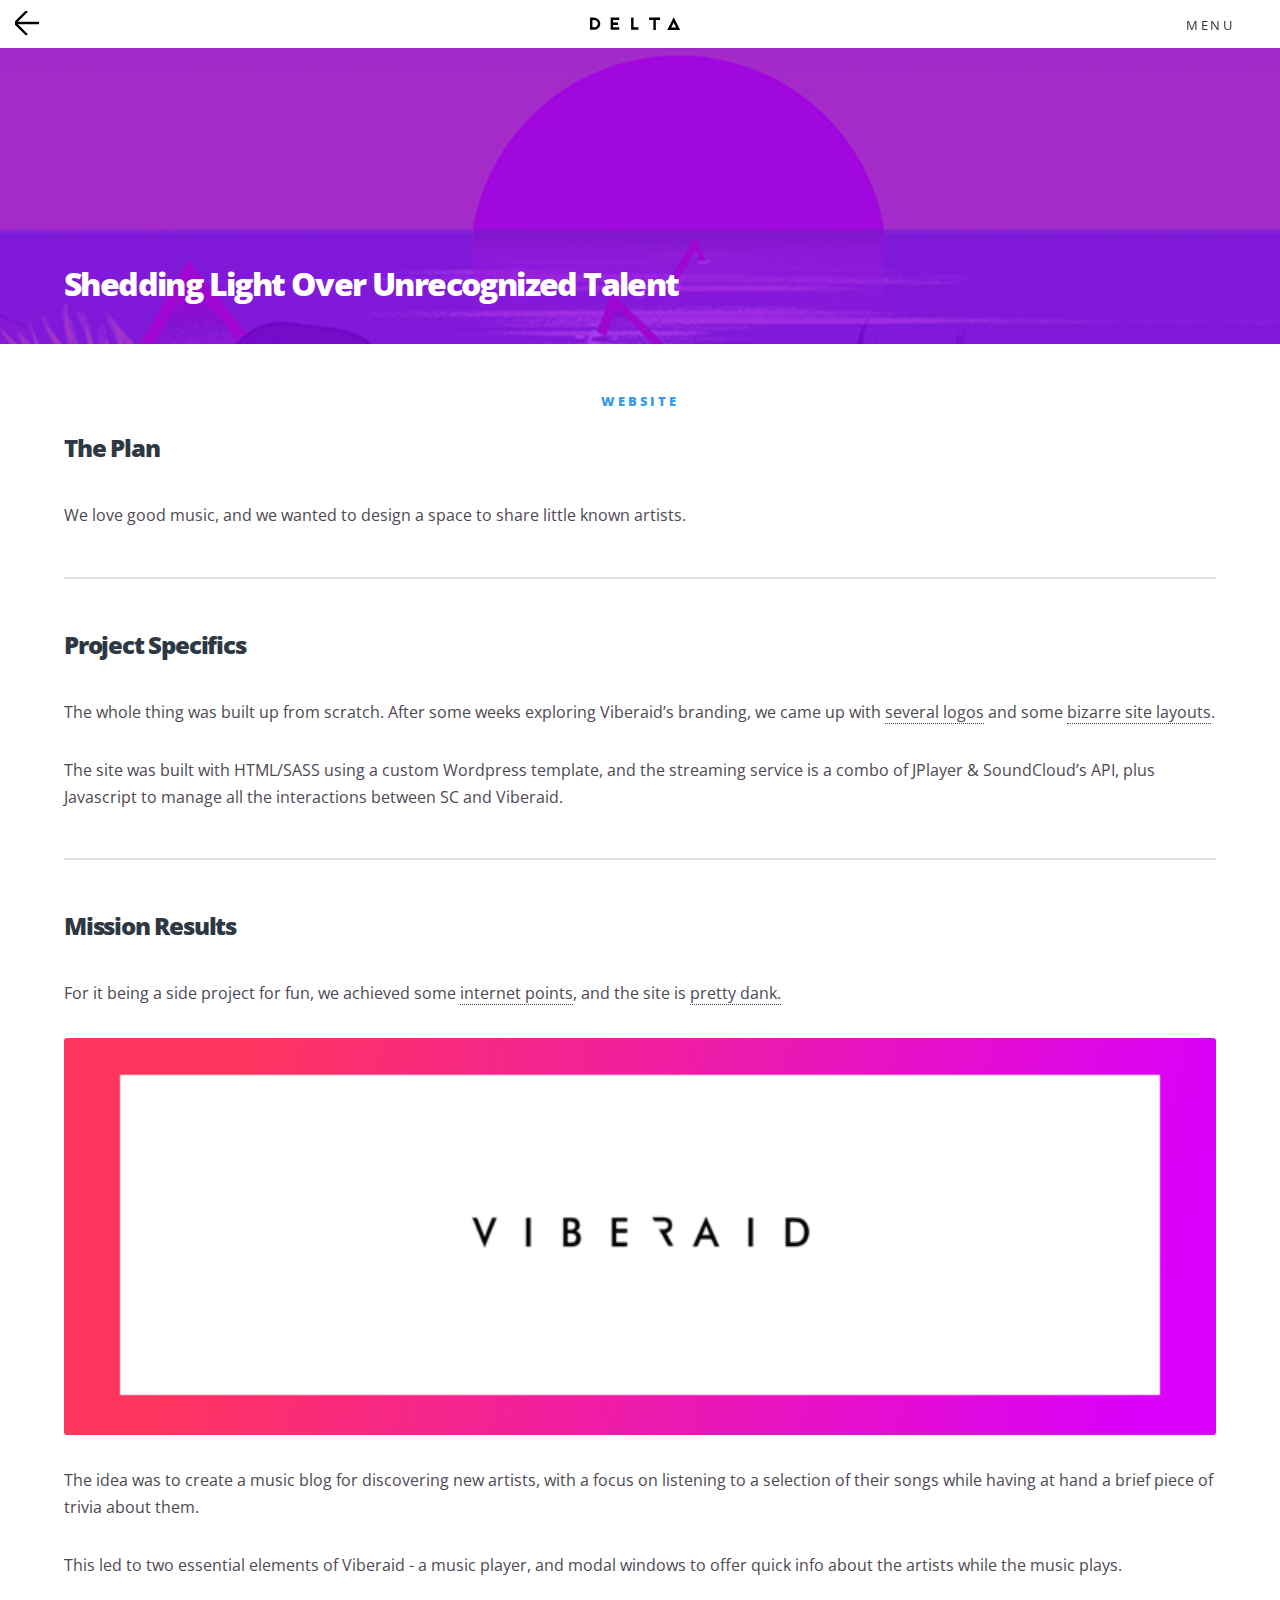
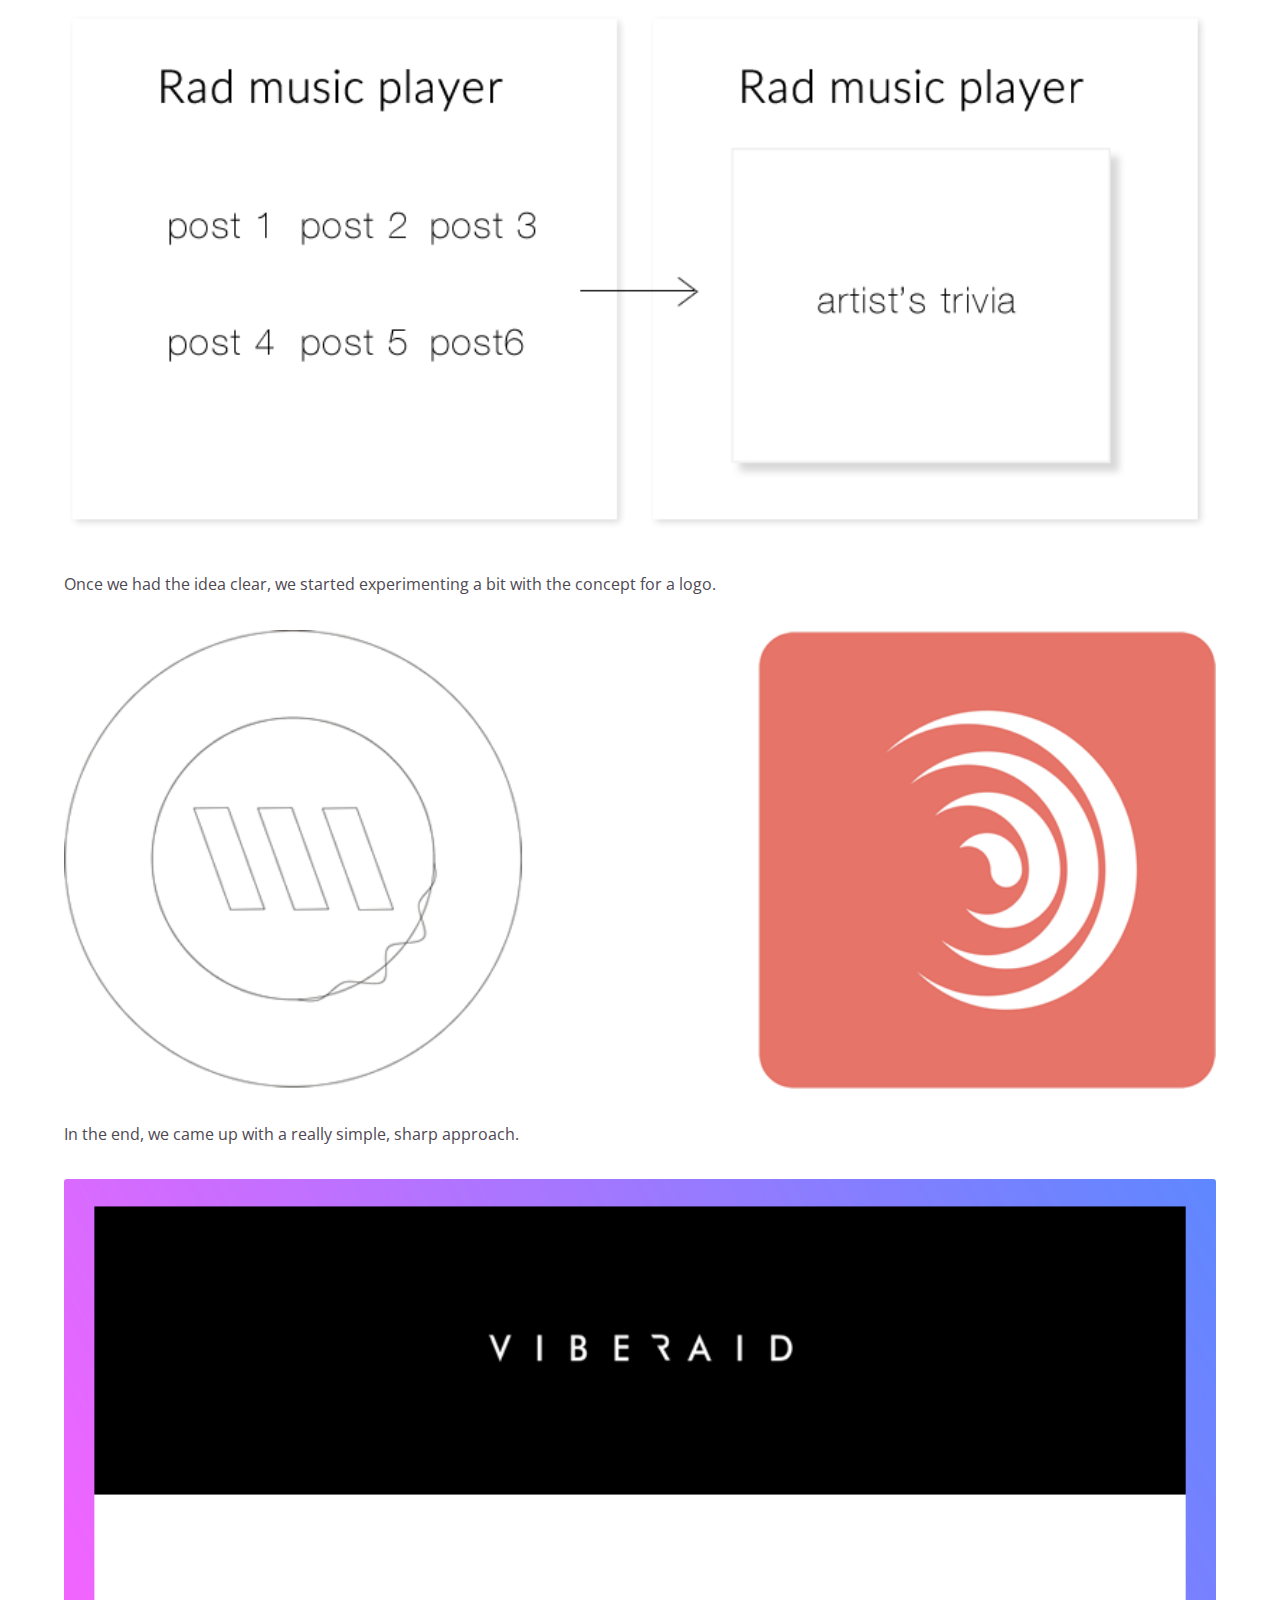
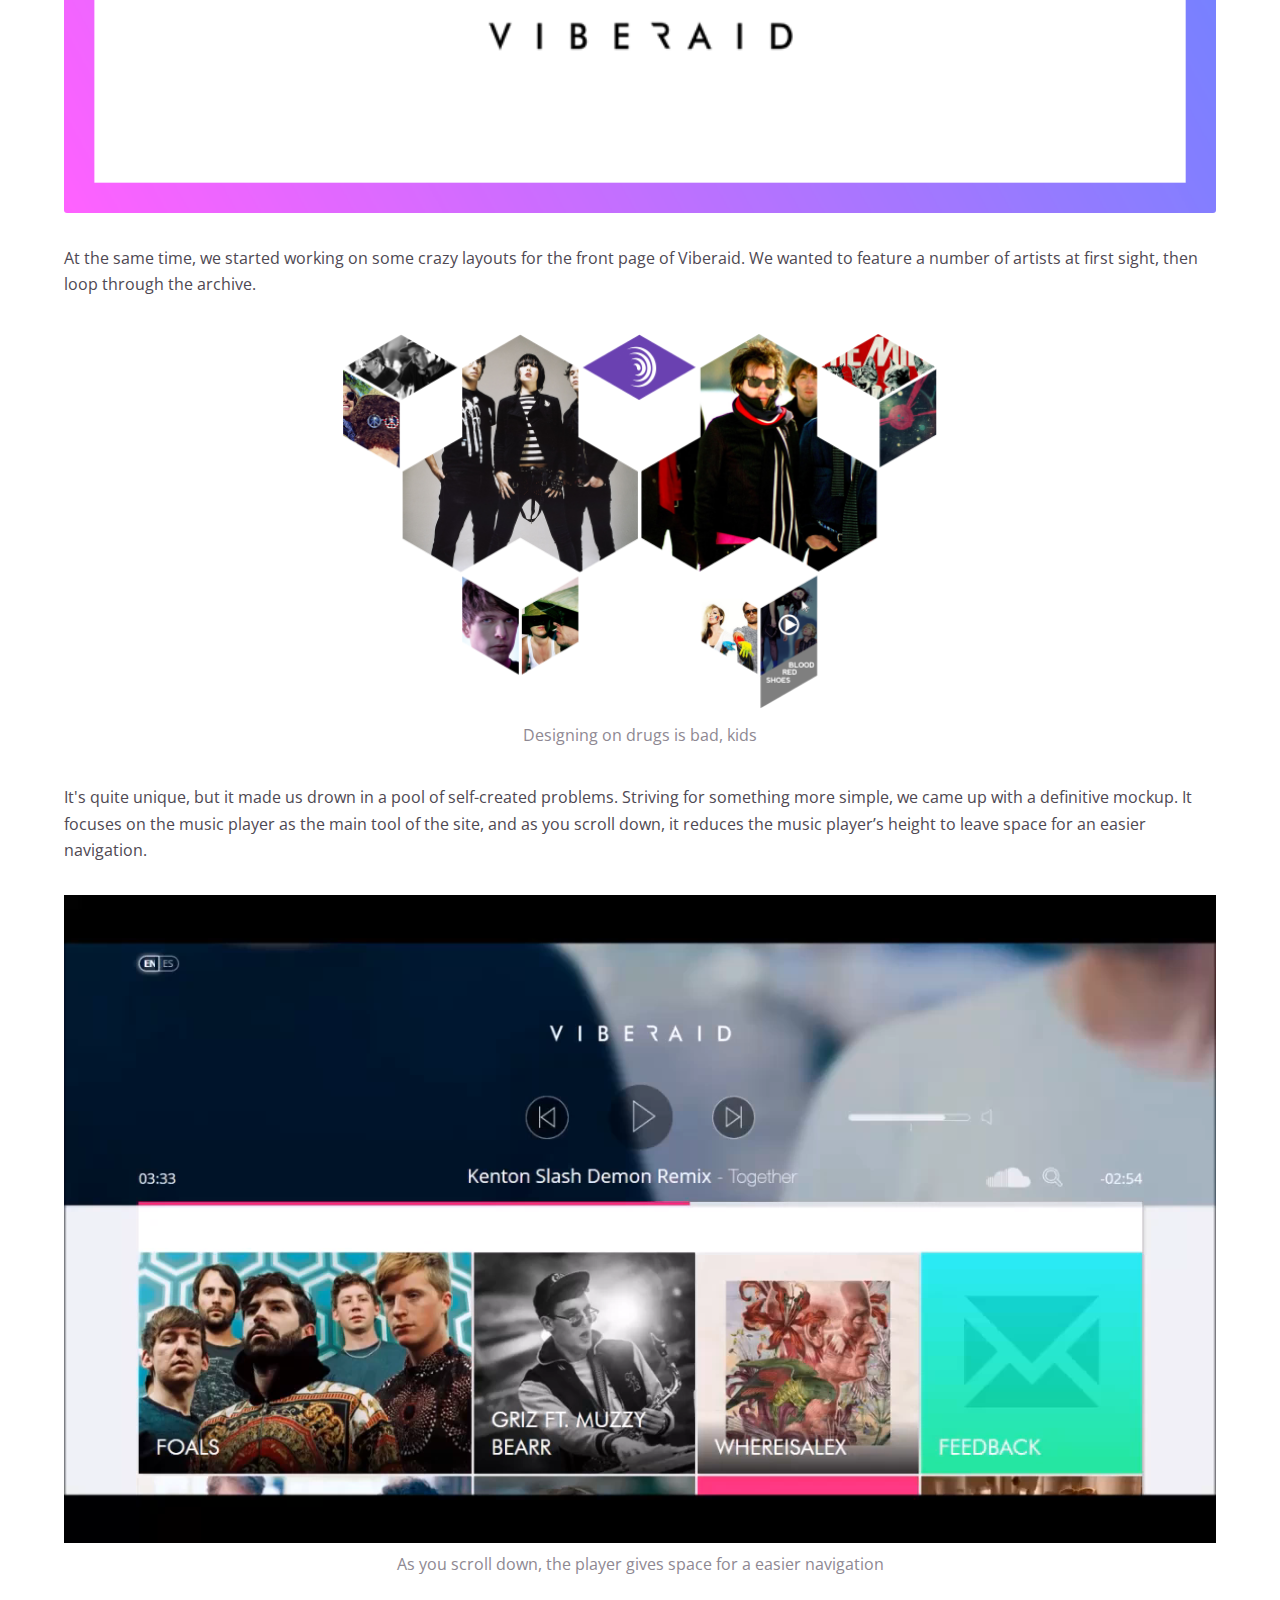
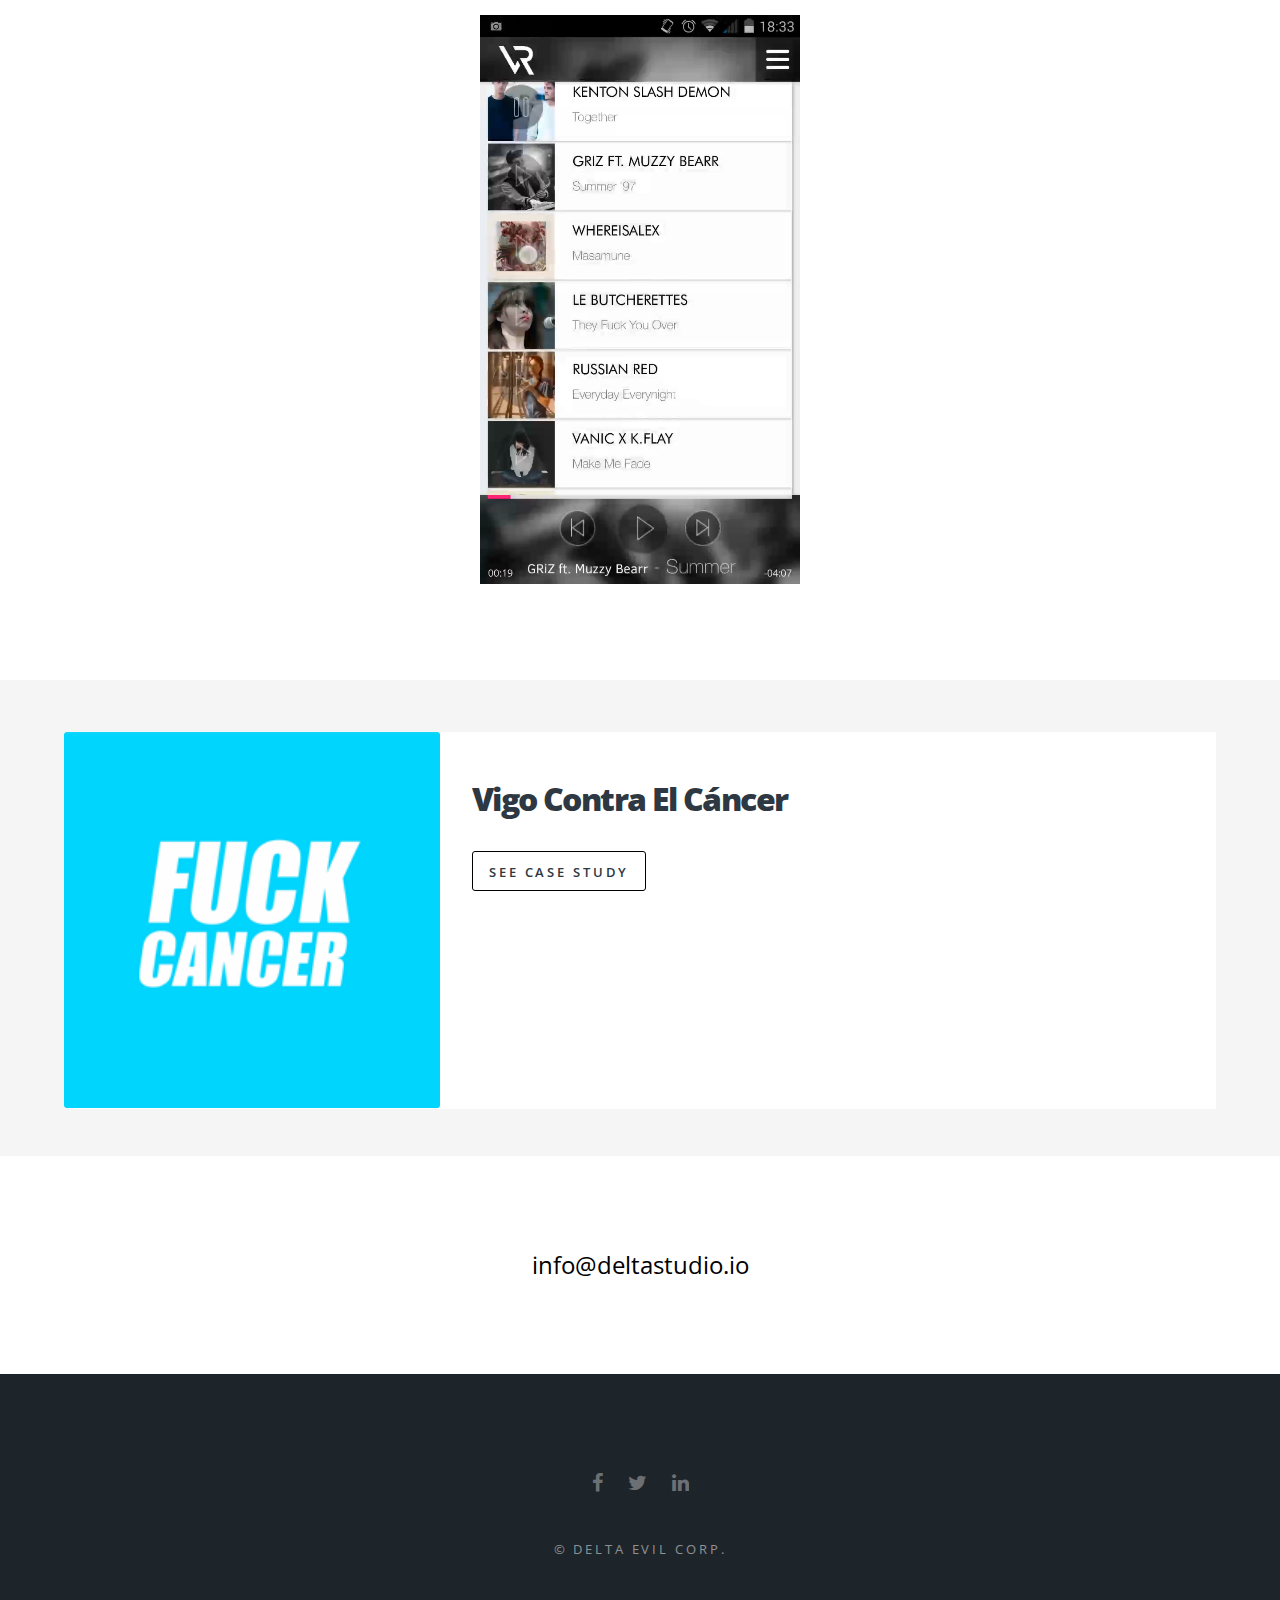
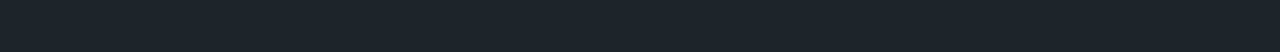
<file: viberaid.html>
<!DOCTYPE HTML>
<!--
	Spectral by HTML5 UP
	html5up.net | @n33co
	Free for personal and commercial use under the CCA 3.0 license (html5up.net/license)
-->
<html>
	<head>
		<title>Viberaid | Discover new & emerging artists</title>
		<meta charset="utf-8" />
		<meta name="viewport" content="width=device-width, initial-scale=1" />
		<!--[if lte IE 8]><script src="assets/js/ie/html5shiv.js"></script><![endif]-->
		<link rel="stylesheet" href="assets/css/main.css" />
		<link rel="stylesheet" type="text/css" href="assets/css/tooltipster.css" />
		<link rel="stylesheet" type="text/css" href="assets/css/themes/tooltipster-light.css" />
		<!--[if lte IE 8]><link rel="stylesheet" href="assets/css/ie8.css" /><![endif]-->
		<!--[if lte IE 9]><link rel="stylesheet" href="assets/css/ie9.css" /><![endif]-->

		<link rel="icon" type="image/png" href="favicon.png" />





	</head>
	<body>

		<!-- Page Wrapper -->
			<div id="page-wrapper">

				<!-- Header -->
					<header style='background:#fff;' id="header" class="alt">
						<div id="navback">
							<a href='index.html'><object>
								<embed src="assets/css/images/arrow.svg">
							</object></a>
						</div>
						<h1 style='opacity: 1;width: 100%;height: 100%;margin-left: -25px;margin-bottom: 0;padding-bottom: 0;'><a href="index.html" style='border:0;'>
							<object>
								<embed src='assets/deltalogo-noborder.svg' style='height: 70%;position: absolute;left: 0;right: 0;top: 15%;bottom: 0;margin: 0 auto;'>
							</object>
						</a></h1>
						<nav id="nav">
							<ul>
								<li class="special">
									<a href="#menu" class="menuToggle"><span>Menu</span></a>
									<div id="menu">
										<ul>
											<li><a href="viberaid.html">Case Study 01</a></li>
											<li><a href="vigo_contra_el_cancer.html">Case Study 02</a></li>
											<li><a href="philae.html">Case Study 03</a></li>
											<li><a href="very_good_designs.html">Case Study 04</a></li>									
											<li><a href="#ctaa">Contact</a></li>
										</ul>
									</div>
								</li>
							</ul>
						</nav>
					
					</header>

				<!-- Main -->
					<article id="main">
						<header class="case-banner" style="background-image:url('images/viberaid/banner.png');">
							<section class="wrapper">
								<div class="inner">
									<h2>Shedding Light Over Unrecognized Talent</h2>
								</div>
							</section>
						</header>
						<section class="wrapper style5" style='padding-top: 3em;'>
							<div class="inner">

								<section>
									<a style="text-align:center;" href="http://www.viberaid.com"><h5 style="color:#389beb;">WEBSITE</h5></a>
									<h4>The Plan</h4>
									<p>We love good music, and we wanted to design a space to share little known artists.</p>
									<hr />
									<h4>Project Specifics</h4>
									<p>The whole thing was built up from scratch. After some weeks exploring Viberaid’s branding, we came up with <a href="#">several logos</a> and some <a href="#">bizarre site layouts</a>.</p>
									<p>The site was built with HTML/SASS using a custom Wordpress template, and the streaming service is a combo of JPlayer & SoundCloud’s API, plus Javascript to manage all the interactions between SC and Viberaid.</p>
									<hr />
									<h4>Mission Results</h4>
									<p>For it being a side project for fun, we achieved some <a target="_blank" href="https://twitter.com/viberaid">internet points</a>, and the site is <a target="_blank" href="http://www.viberaid.com">pretty dank.</a></p>
									
									<div class="box alt">
										<div class="row uniform 50%">
											<div class="12u"><span class="image fit"><img src="images/viberaid/vibe0.png" alt="" /></span></div>
										</div>
									</div>
									<p>The idea was to create a music blog for discovering new artists, with a focus on listening to a selection of their songs while having at hand a brief piece of trivia about them.</p>
									<p>This led to two essential elements of Viberaid - a music player, and modal windows to offer quick info about the artists while the music plays.</p>

									<div class="box alt">
										<div class="row uniform 50%">
											<div class="12u"><span class="image fit"><img src="images/viberaid/vibe2.png" alt="" /></span></div>
										</div>
									</div>

									<p>Once we had the idea clear, we started experimenting a bit with the concept for a logo.</p>

									<div class="box alt">
										<div class="row uniform 50%">
											<div class="12u"><span class="image fit"><img src="images/viberaid/vibe3.png" alt="" /></span></div>
										</div>
									</div>

									<p>In the end, we came up with a really simple, sharp approach.</p>

									<div class="box alt">
										<div class="row uniform 50%">
											<div class="12u"><span class="image fit"><img src="images/viberaid/vibe1.png" alt="" /></span></div>
										</div>
									</div>

									<p>At the same time, we started working on some crazy layouts for the front page of Viberaid. We wanted to feature a number of artists at first sight, then loop through the archive.</p>

									<div class="box alt">
										<div class="row uniform 50%">
											<div class="12u"><span class="image fit" style='max-width:600px;display:table;margin:0 auto;'><img src="images/viberaid/vibe4.png" alt="" /></span></div>
											<header style='width:100%;'>
											<p style='text-align:center;'>Designing on drugs is bad, kids</p>
											</header>
										</div>
									</div>

									<p>It's quite unique, but it made us drown in a pool of self-created problems. Striving for something more simple, we came up with a definitive mockup. It focuses on the music player as the main tool of the site, and as you scroll down, it reduces the music player’s height to leave space for an easier navigation.</p>

									<div class="box alt">
										<div class="row uniform 50%">
											<div class="12u"><span class="image fit">
												<video width="100%" height="auto" style='margin:0 auto;display:table;' autoplay loop>
  													<source src="images/viberaid/viberaid.webm">
													Your browser does not support the video tag.
												</video></span></div>
											<header style='width:100%;'>
											<p style='text-align:center;'>As you scroll down, the player gives space for a easier navigation</p>
											</header>
										</div>
									</div>
									<div class="box alt">
										<div class="row uniform 50%">
											<div class="12u"><span class="image fit">
												<video width="90%" height="auto" style='max-width:320px;margin:0 auto;display:table;' autoplay loop>
  													<source src="images/viberaid/viberaid-mov.webm">
													Your browser does not support the video tag.
												</video></span></div>
										</div>
									</div>
							</div>
						</section>
					</article>

						<article class="wrapper style5 next-card">
							<div class="inner">
							<div class="box alt">
								<div class="row uniform 50%">
									<div class="4u fill-me-up-fam" style="padding-top: 0;">
										<span class="image fit"><img src="images/vcc/vcc-thumb.png" alt="" /></span>
									</div>
									<div class="7u fill-me-up-fam">
										<ul class="actions vertical">
											<h2>Vigo Contra el Cáncer</h4>	
											<li><a href="vigo_contra_el_cancer.html" class="button special">See case study</a></li>
										</ul>
									</div>
								</div>
							</div>
						</article>

				</div>
				</section>
				<!-- CTA -->
					<section id="ctaa" class="wrapper style4">
						<div class="inner">
							<ul class="actions vertical">
								<li style="text-align:center;font-size:1.5em;color:black;">info@deltastudio.io</li>
							</ul>
						</div>
					</section>

				<!-- Footer -->
					<footer id="footer">
						<ul class="icons">
							<li><a href="https://www.facebook.com/pages/Delta-Studio/463487937149561?skip_nax_wizard=true&ref_type=logout_gear" class="icon fa-facebook"><span class="label">Facebook</span></a></li>
							<li><a href="https://www.twitter.com/delta_io" class="icon fa-twitter"><span class="label">Twitter</span></a></li>
							<li><a href="https://www.linkedin.com/company/delta---studio?trk=tyah&trkInfo=clickedVertical%3Acompany%2CclickedEntityId%3A10088846%2Cidx%3A2-3-6%2CtarId%3A1438511514576%2Ctas%3Adelta+studio" class="icon fa-linkedin"><span class="label">Linkedin</span></a></li>
							<!--<li><a href="#" class="icon fa-behance"><span class="label">Behance</span></a></li>
							<li><a href="#" class="icon fa-dribbble"><span class="label">Dribbble</span></a></li>-->
						</ul>
						<ul class="copyright">
							<!--<li><a href="http://blog.deltastudio.io"><span class="label">Blog</span></a></li>-->
						</ul>
						<ul class="copyright">
							<li>&copy; Delta Evil Corp.</li>
						</ul>
					</footer>

			</div>

		<!-- Scripts -->

<script>


(function($) {
    $.fn.parallax = function(options) {

        var windowHeight = $(window).height();
        // Establish default settings
        var settings = $.extend({
            speed        : 0.15
        }, options);

        // Iterate over each object in collection
        return this.each( function() {

        // Save a reference to the element
        var $this = $(this);

        // Set up Scroll Handler
        $(document).scroll(function(){
    var scrollTop = $(window).scrollTop();
            var offset = $this.offset().top;
            var height = $this.outerHeight();

    // Check if above or below viewport
if (offset + height <= scrollTop || offset >= scrollTop + windowHeight) {
return;
}
var yBgPosition = Math.round((offset - scrollTop) * settings.speed);
                // Apply the Y Background Position to Set the Parallax Effect
    $this.css('background-position', 'center ' + yBgPosition + 'px');
                
        });
        });
    }
}(jQuery));</script>
<script>$('.style3').parallax({
speed : 0.5
});</script>
			<script src="assets/js/jquery.min.js"></script>
			<script src="assets/js/jquery.scrollex.min.js"></script>
			<script src="assets/js/jquery.scrolly.min.js"></script>
			<script src="assets/js/skel.min.js"></script>
			<script src="assets/js/util.js"></script>
			<!--[if lte IE 8]><script src="assets/js/ie/respond.min.js"></script><![endif]-->
			<script src="assets/js/main.js"></script>
			<script type="text/javascript" src="assets/js/jquery.tooltipster.min.js"></script>

	<script>
	        $('.tooltip').tooltipster({
	    		theme: 'tooltipster-light',
	    		offsetX: 15,
	    		offsetY: 30,
	    		position: "bottom"
			});
	</script>
	</body>
</html>
</file>
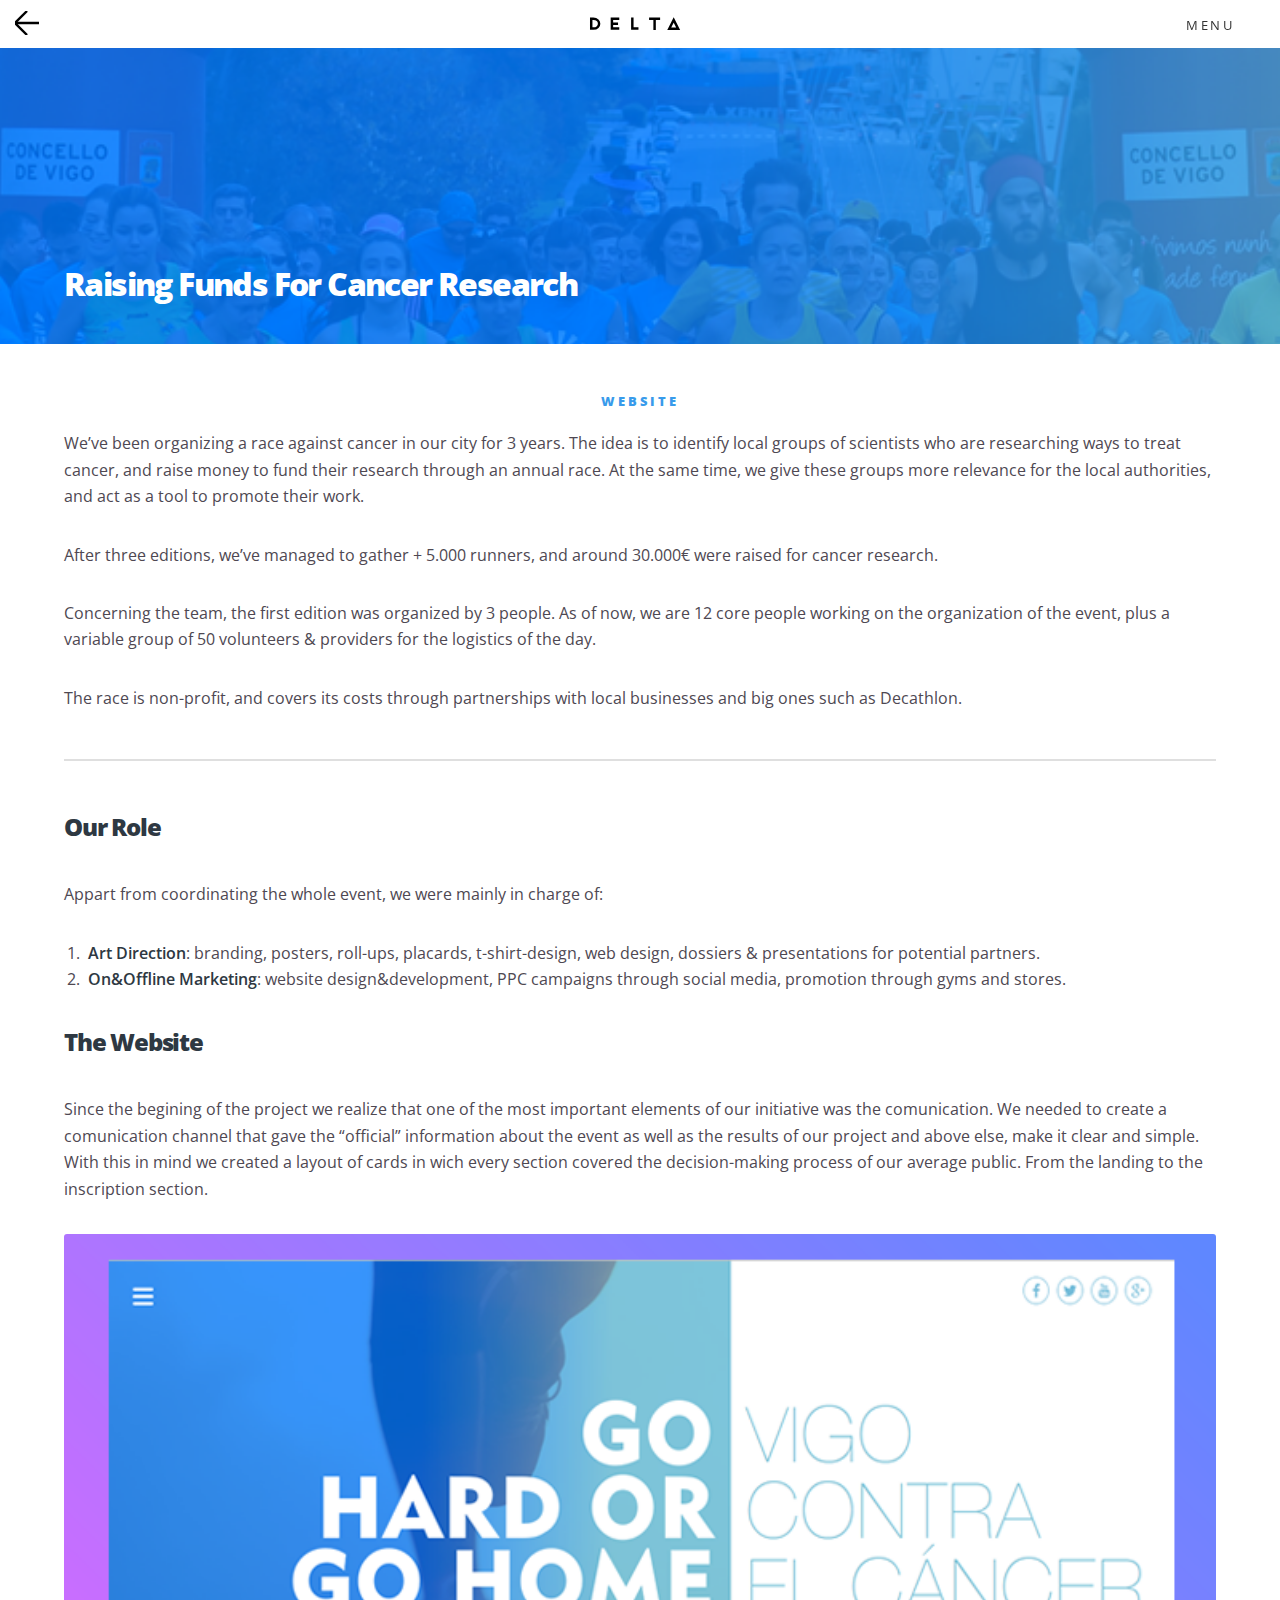
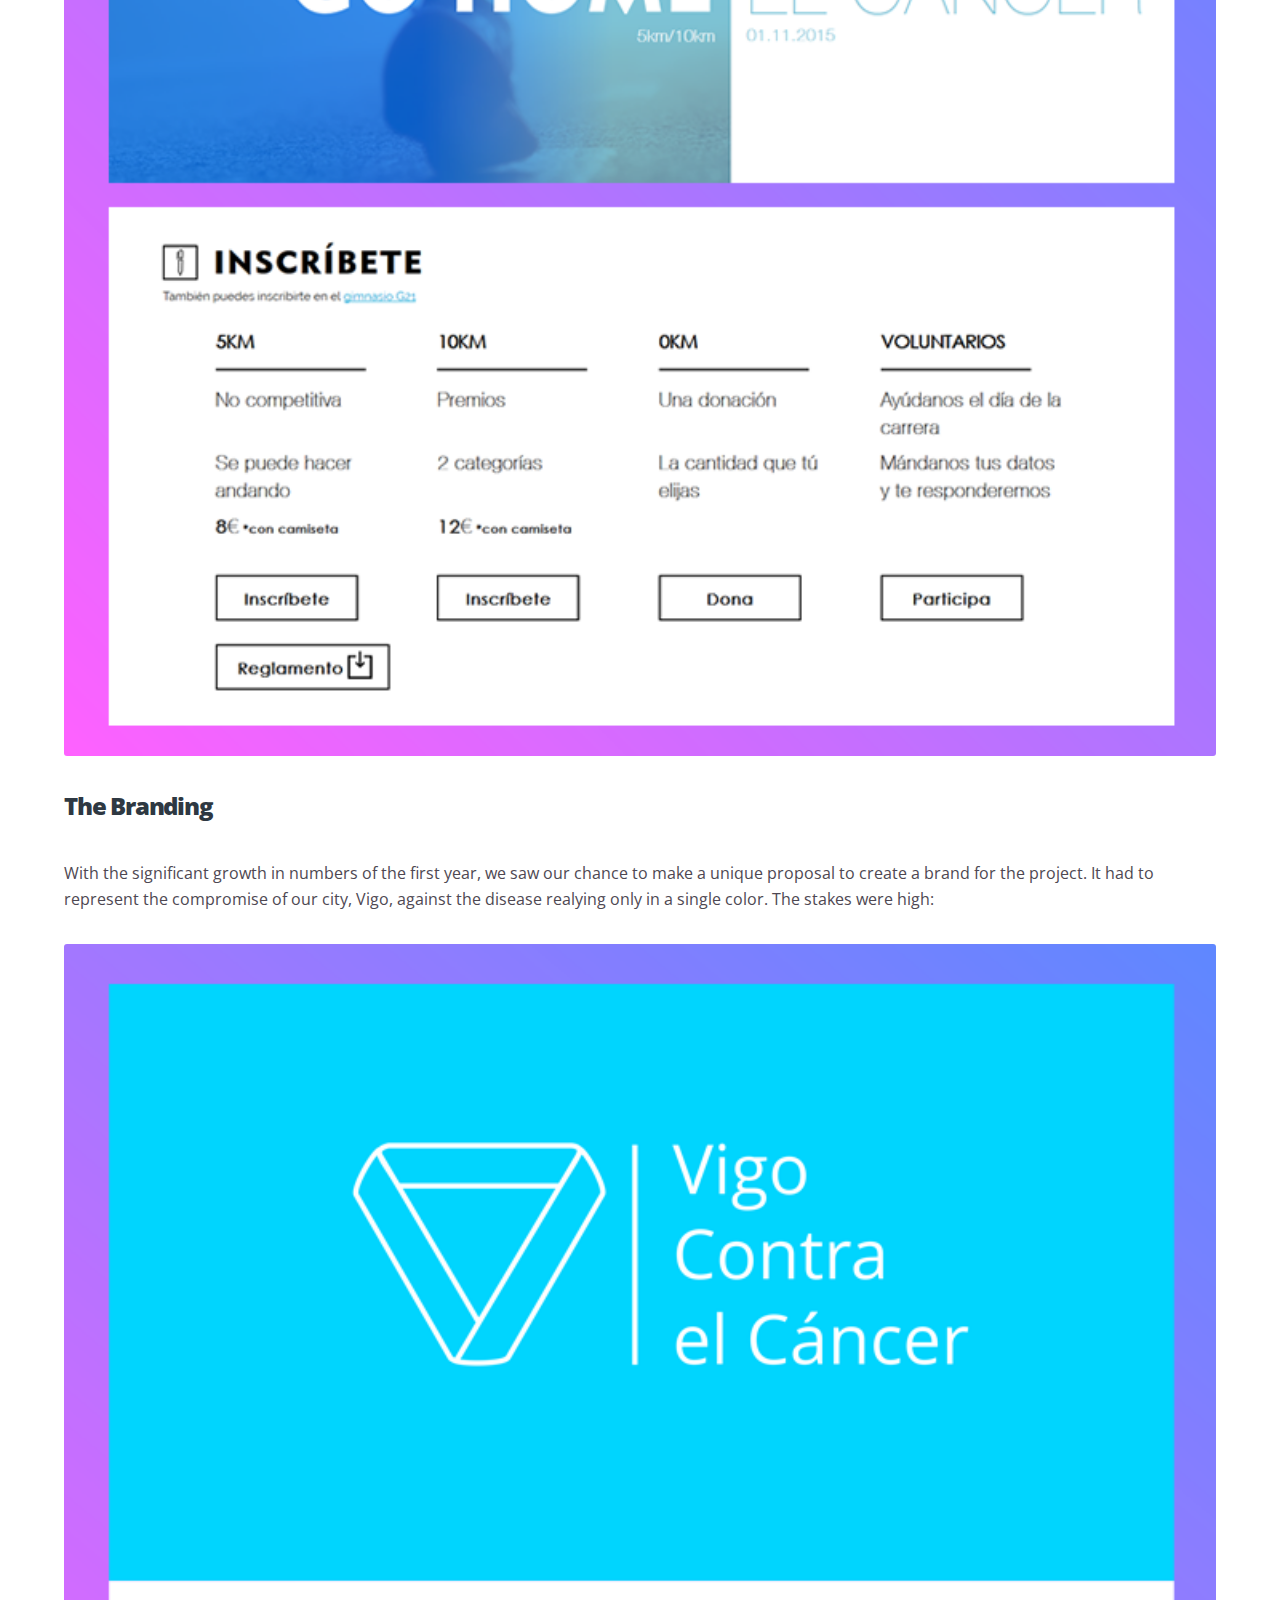
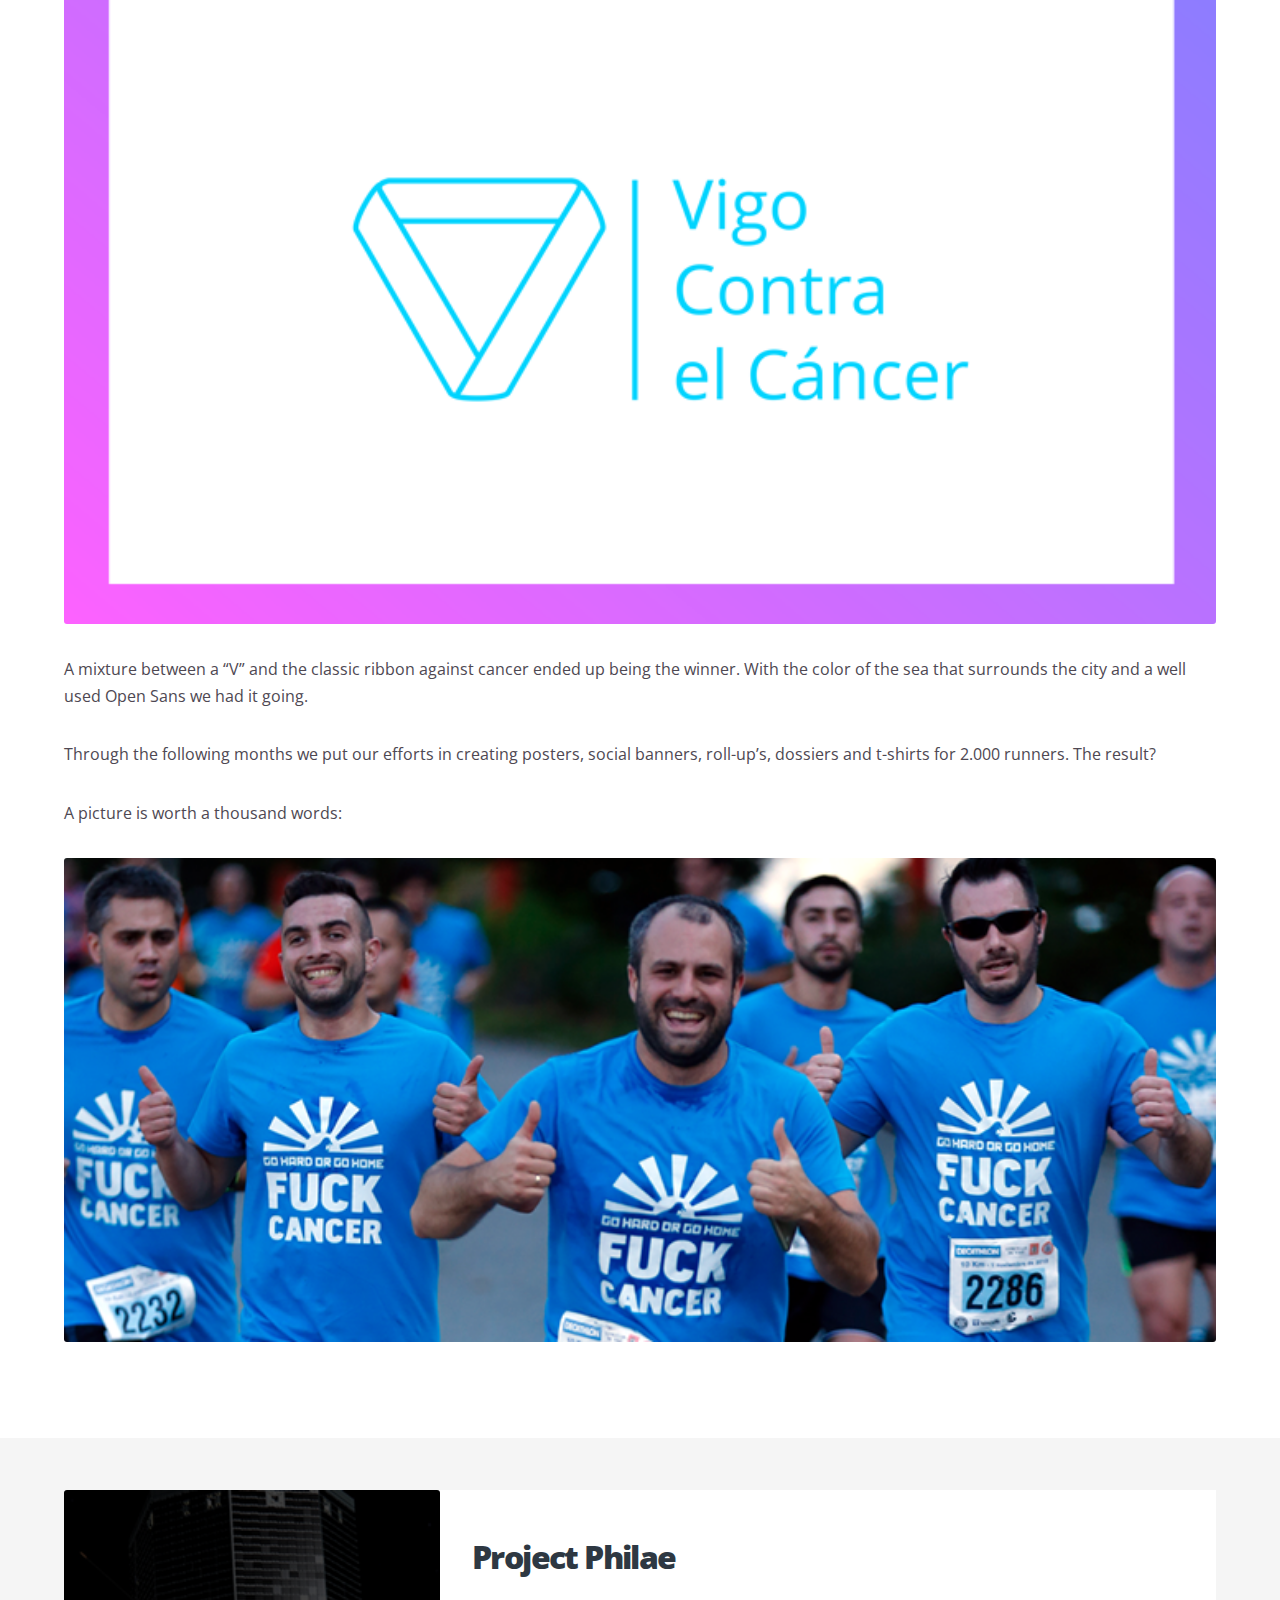
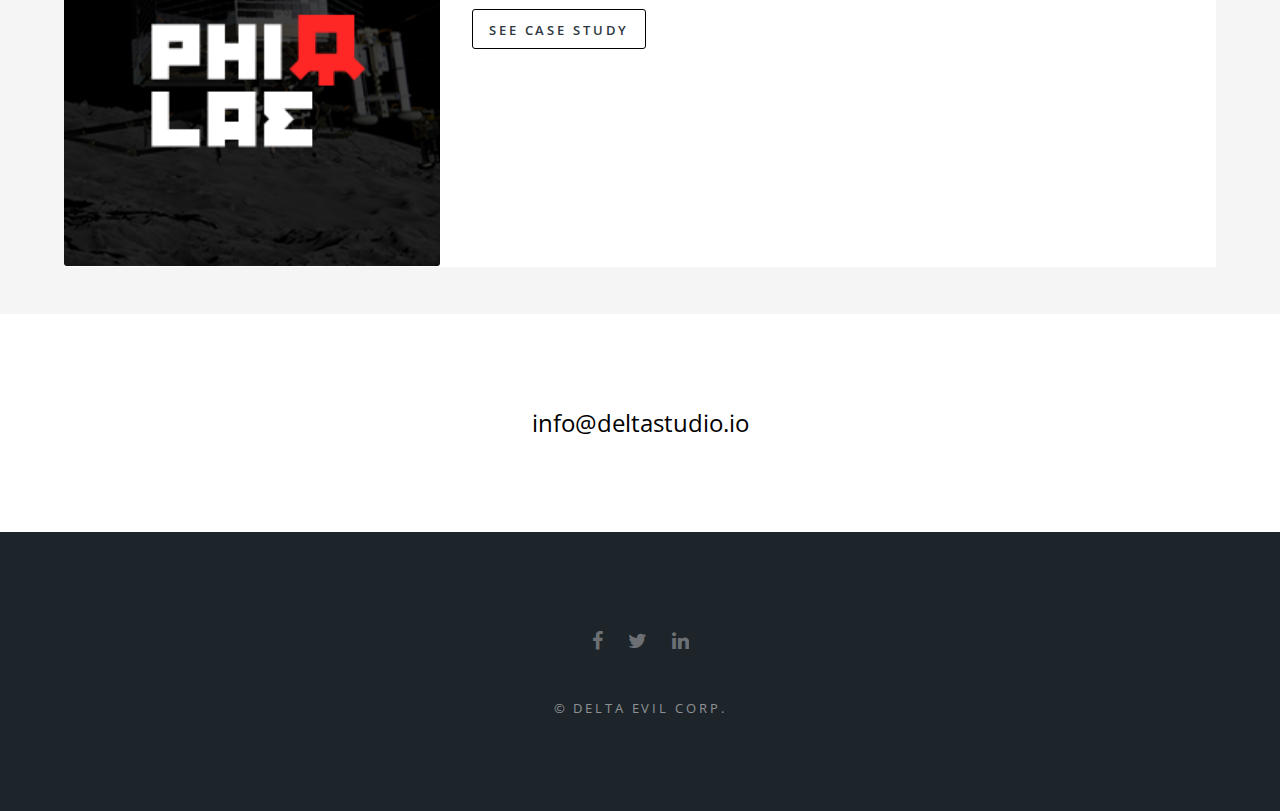
<file: vigo_contra_el_cancer.html>
<!DOCTYPE HTML>
<!--
	Spectral by HTML5 UP
	html5up.net | @n33co
	Free for personal and commercial use under the CCA 3.0 license (html5up.net/license)
-->
<html>
	<head>
		<title>Vigo Contra el Cáncer | A non-profit race against cancer</title>
		<meta charset="utf-8" />
		<meta name="viewport" content="width=device-width, initial-scale=1" />
		<!--[if lte IE 8]><script src="assets/js/ie/html5shiv.js"></script><![endif]-->
		<link rel="stylesheet" href="assets/css/main.css" />
		<link rel="stylesheet" type="text/css" href="assets/css/tooltipster.css" />
		<link rel="stylesheet" type="text/css" href="assets/css/themes/tooltipster-light.css" />
		<!--[if lte IE 8]><link rel="stylesheet" href="assets/css/ie8.css" /><![endif]-->
		<!--[if lte IE 9]><link rel="stylesheet" href="assets/css/ie9.css" /><![endif]-->

		<link rel="icon" type="image/png" href="favicon.png" />





	</head>
	<body>

		<!-- Page Wrapper -->
			<div id="page-wrapper">

				<!-- Header -->
					<header style='background:#fff;' id="header" class="alt">
						<a href='index.html'><div id="navback">
							<object>
								<embed src="assets/css/images/arrow.svg">
							</object>
						</div></a>
						<h1 style='opacity: 1;width: 100%;height: 100%;margin-left: -25px;margin-bottom: 0;padding-bottom: 0;'><a href="index.html" style='border:0;'>
							<object>
								<embed src='assets/deltalogo-noborder.svg' style='height: 70%;position: absolute;left: 0;right: 0;top: 15%;bottom: 0;margin: 0 auto;'>
							</object>
						</a></h1>
						<nav id="nav">
							<ul>
								<li class="special">
									<a href="#menu" class="menuToggle"><span>Menu</span></a>
									<div id="menu">
										<ul>
											<li><a href="viberaid.html">Case Study 01</a></li>
											<li><a href="vigo_contra_el_cancer.html">Case Study 02</a></li>
											<li><a href="philae.html">Case Study 03</a></li>
											<li><a href="very_good_designs.html">Case Study 04</a></li>									
											<li><a href="#ctaa">Contact</a></li>
										</ul>
									</div>
								</li>
							</ul>
						</nav>
					
					</header>

				<!-- Main -->
					<article id="main">
						<header class="case-banner" style="background-image:url('images/vcc/banner-vcc.png');">
							<section class="wrapper">
								<div class="inner">
									<h2>Raising Funds for Cancer Research</h2>
								</div>
							</section>
						</header>
						<section class="wrapper style5" style='padding-top: 3em;'>
							<div class="inner">
								<section>
									<a style="text-align:center;" href="http://www.vigocontraelcancer.es"><h5 style="color:#389beb;">WEBSITE</h5></a>
									<p>We’ve been organizing a race against cancer in our city for 3 years. The idea is to identify local groups of scientists who are researching ways to treat cancer, and raise money to fund their research through an annual race. At the same time, we give these groups more relevance for the local authorities, and act as a tool to promote their work.</p>
									<p>After three editions, we’ve managed to gather + 5.000 runners, and around 30.000€ were raised for cancer research.</p>
									<p>Concerning the team, the first edition was organized by 3 people. As of now, we are 12 core people working on the organization of the event, plus a variable group of 50 volunteers & providers for the logistics of the day.</p>
									<p>The race is non-profit, and covers its costs through partnerships with local businesses and big ones such as Decathlon.</p>
									<hr />
									<h4>Our Role</h4>
									<p>Appart from coordinating the whole event, we were mainly in charge of:</p>
									<ol>
										<li><b>Art Direction</b>: branding, posters, roll-ups, placards,  t-shirt-design, web design, dossiers & presentations for potential partners.</li>
										<li><b>On&Offline Marketing</b>: website design&development, PPC campaigns through social media, promotion through gyms and stores.</li>
									</ol>
									<h4>The Website</h4>
									<p>Since the begining of the project we realize that one of the most important elements of our initiative was the comunication. We needed to create a comunication channel that gave the “official” information about the event as well as the results of our project and above else, make it clear and simple. With this in mind we created a layout of cards in wich every section covered the decision-making process of our average public. From the landing to the inscription section.</p>

									<div class="box alt">
										<div class="row uniform 50%">
											<div class="12u"><span class="image fit"><img src="images/vcc/vcc-1.png" alt="" /></span></div>
										</div>
									</div>
									
									<h4>The Branding</h4>
									<p>With the significant growth in numbers of the first year, we saw our chance to make a unique proposal to create a brand for the project. It had to represent the compromise of our city, Vigo, against the disease realying only in a single color. The stakes were high:</p>

									<div class="box alt">
										<div class="row uniform 50%">
											<div class="12u"><span class="image fit"><img src="images/vcc/vcc-2.png" alt="" /></span></div>
										</div>
									</div>

									<p>A mixture between a “V” and the classic ribbon against cancer ended up being the winner. With the color of the sea that surrounds the city and a well used Open Sans we had it going.</p>
									<p>Through the following months we put our efforts in creating posters, social banners, roll-up’s, dossiers and t-shirts for 2.000 runners. The result?</p>
									<p>A picture is worth a thousand words:</p>
									<div class="box alt">
										<div class="row uniform 50%">
											<div class="12u"><span class="image fit"><img src="images/vcc/vcc-3.png" alt="" /></span></div>
										</div>
									</div>
							</div>
						</section>
					</article>
						<article class="wrapper style5 next-card">
							<div class="inner">
							<div class="box alt">
								<div class="row uniform 50%">
									<div class="4u fill-me-up-fam" style="padding-top: 0;">
										<span class="image fit"><img src="images/philae/philae-thumb.png" alt="" /></span>
									</div>
									<div class="7u fill-me-up-fam">
										<ul class="actions vertical">
											<h2>Project Philae</h4>	
											<li><a href="philae.html" class="button special">See case study</a></li>
										</ul>
									</div>
								</div>
							</div>
						</article>			
				</div>
				</section>
				<!-- CTA -->
					<section id="ctaa" class="wrapper style4">
						<div class="inner">
							<ul class="actions vertical">
								<li style="text-align:center;font-size:1.5em;color:black;">info@deltastudio.io</li>
							</ul>
						</div>
					</section>

				<!-- Footer -->
					<footer id="footer">
						<ul class="icons">
							<li><a href="https://www.facebook.com/pages/Delta-Studio/463487937149561?skip_nax_wizard=true&ref_type=logout_gear" class="icon fa-facebook"><span class="label">Facebook</span></a></li>
							<li><a href="https://www.twitter.com/delta_io" class="icon fa-twitter"><span class="label">Twitter</span></a></li>
							<li><a href="https://www.linkedin.com/company/delta---studio?trk=tyah&trkInfo=clickedVertical%3Acompany%2CclickedEntityId%3A10088846%2Cidx%3A2-3-6%2CtarId%3A1438511514576%2Ctas%3Adelta+studio" class="icon fa-linkedin"><span class="label">Linkedin</span></a></li>
							<!--<li><a href="#" class="icon fa-behance"><span class="label">Behance</span></a></li>
							<li><a href="#" class="icon fa-dribbble"><span class="label">Dribbble</span></a></li>-->
						</ul>
						<ul class="copyright">
							<!--<li><a href="http://blog.deltastudio.io"><span class="label">Blog</span></a></li>-->
						</ul>
						<ul class="copyright">
							<li>&copy; Delta Evil Corp.</li>
						</ul>
					</footer>

			</div>

		<!-- Scripts -->

<script>


(function($) {
    $.fn.parallax = function(options) {

        var windowHeight = $(window).height();
        // Establish default settings
        var settings = $.extend({
            speed        : 0.15
        }, options);

        // Iterate over each object in collection
        return this.each( function() {

        // Save a reference to the element
        var $this = $(this);

        // Set up Scroll Handler
        $(document).scroll(function(){
    var scrollTop = $(window).scrollTop();
            var offset = $this.offset().top;
            var height = $this.outerHeight();

    // Check if above or below viewport
if (offset + height <= scrollTop || offset >= scrollTop + windowHeight) {
return;
}
var yBgPosition = Math.round((offset - scrollTop) * settings.speed);
                // Apply the Y Background Position to Set the Parallax Effect
    $this.css('background-position', 'center ' + yBgPosition + 'px');
                
        });
        });
    }
}(jQuery));</script>
<script>$('.style3').parallax({
speed : 0.5
});</script>
			<script src="assets/js/jquery.min.js"></script>
			<script src="assets/js/jquery.scrollex.min.js"></script>
			<script src="assets/js/jquery.scrolly.min.js"></script>
			<script src="assets/js/skel.min.js"></script>
			<script src="assets/js/util.js"></script>
			<!--[if lte IE 8]><script src="assets/js/ie/respond.min.js"></script><![endif]-->
			<script src="assets/js/main.js"></script>
			<script type="text/javascript" src="assets/js/jquery.tooltipster.min.js"></script>

	<script>
	        $('.tooltip').tooltipster({
	    		theme: 'tooltipster-light',
	    		offsetX: 15,
	    		offsetY: 30,
	    		position: "bottom"
			});
	</script>
	</body>
</html>
</file>
<file: assets/css/tooltipster.css>
/* This is the default Tooltipster theme (feel free to modify or duplicate and create multiple themes!): */
.tooltipster-default {
	border-radius: 5px; 
	border: 2px solid #000;
	background: #4c4c4c;
	color: #fff;
}

/* Use this next selector to style things like font-size and line-height: */
.tooltipster-default .tooltipster-content {
	font-family: Arial, sans-serif;
	font-size: 14px;
	line-height: 16px;
	padding: 8px 10px;
	overflow: hidden;
}

/* This next selector defines the color of the border on the outside of the arrow. This will automatically match the color and size of the border set on the main tooltip styles. Set display: none; if you would like a border around the tooltip but no border around the arrow */
.tooltipster-default .tooltipster-arrow .tooltipster-arrow-border {
	/* border-color: ... !important; */
}


/* If you're using the icon option, use this next selector to style them */
.tooltipster-icon {
	cursor: help;
	margin-left: 4px;
}








/* This is the base styling required to make all Tooltipsters work */
.tooltipster-base {
	padding: 0;
	font-size: 0;
	line-height: 0;
	position: absolute;
	left: 0;
	top: 0;
	z-index: 9999999;
	pointer-events: none;
	width: auto;
	overflow: visible;
}
.tooltipster-base .tooltipster-content {
	overflow: hidden;
}


/* These next classes handle the styles for the little arrow attached to the tooltip. By default, the arrow will inherit the same colors and border as what is set on the main tooltip itself. */
.tooltipster-arrow {
	display: block;
	text-align: center;
	width: 100%;
	height: 100%;
	position: absolute;
	top: 0;
	left: 0;
	z-index: -1;
}
.tooltipster-arrow span, .tooltipster-arrow-border {
	display: block;
	width: 0; 
	height: 0;
	position: absolute;
}
.tooltipster-arrow-top span, .tooltipster-arrow-top-right span, .tooltipster-arrow-top-left span {
	border-left: 8px solid transparent !important;
	border-right: 8px solid transparent !important;
	border-top: 8px solid;
	bottom: -7px;
}
.tooltipster-arrow-top .tooltipster-arrow-border, .tooltipster-arrow-top-right .tooltipster-arrow-border, .tooltipster-arrow-top-left .tooltipster-arrow-border {
	border-left: 9px solid transparent !important;
	border-right: 9px solid transparent !important;
	border-top: 9px solid;
	bottom: -7px;
}

.tooltipster-arrow-bottom span, .tooltipster-arrow-bottom-right span, .tooltipster-arrow-bottom-left span {
	border-left: 8px solid transparent !important;
	border-right: 8px solid transparent !important;
	border-bottom: 8px solid;
	top: -7px;
}
.tooltipster-arrow-bottom .tooltipster-arrow-border, .tooltipster-arrow-bottom-right .tooltipster-arrow-border, .tooltipster-arrow-bottom-left .tooltipster-arrow-border {
	border-left: 9px solid transparent !important;
	border-right: 9px solid transparent !important;
	border-bottom: 9px solid;
	top: -7px;
}
.tooltipster-arrow-top span, .tooltipster-arrow-top .tooltipster-arrow-border, .tooltipster-arrow-bottom span, .tooltipster-arrow-bottom .tooltipster-arrow-border {
	left: 0;
	right: 0;
	margin: 0 auto;
}
.tooltipster-arrow-top-left span, .tooltipster-arrow-bottom-left span {
	left: 6px;
}
.tooltipster-arrow-top-left .tooltipster-arrow-border, .tooltipster-arrow-bottom-left .tooltipster-arrow-border {
	left: 5px;
}
.tooltipster-arrow-top-right span,  .tooltipster-arrow-bottom-right span {
	right: 6px;
}
.tooltipster-arrow-top-right .tooltipster-arrow-border, .tooltipster-arrow-bottom-right .tooltipster-arrow-border {
	right: 5px;
}
.tooltipster-arrow-left span, .tooltipster-arrow-left .tooltipster-arrow-border {
	border-top: 8px solid transparent !important;
	border-bottom: 8px solid transparent !important; 
	border-left: 8px solid;
	top: 50%;
	margin-top: -7px;
	right: -7px;
}
.tooltipster-arrow-left .tooltipster-arrow-border {
	border-top: 9px solid transparent !important;
	border-bottom: 9px solid transparent !important; 
	border-left: 9px solid;
	margin-top: -8px;
}
.tooltipster-arrow-right span, .tooltipster-arrow-right .tooltipster-arrow-border {
	border-top: 8px solid transparent !important;
	border-bottom: 8px solid transparent !important; 
	border-right: 8px solid;
	top: 50%;
	margin-top: -7px;
	left: -7px;
}
.tooltipster-arrow-right .tooltipster-arrow-border {
	border-top: 9px solid transparent !important;
	border-bottom: 9px solid transparent !important; 
	border-right: 9px solid;
	margin-top: -8px;
}


/* Some CSS magic for the awesome animations - feel free to make your own custom animations and reference it in your Tooltipster settings! */

.tooltipster-fade {
	opacity: 0;
	-webkit-transition-property: opacity;
	-moz-transition-property: opacity;
	-o-transition-property: opacity;
	-ms-transition-property: opacity;
	transition-property: opacity;
}
.tooltipster-fade-show {
	opacity: 1;
}

.tooltipster-grow {
	-webkit-transform: scale(0,0);
	-moz-transform: scale(0,0);
	-o-transform: scale(0,0);
	-ms-transform: scale(0,0);
	transform: scale(0,0);
	-webkit-transition-property: -webkit-transform;
	-moz-transition-property: -moz-transform;
	-o-transition-property: -o-transform;
	-ms-transition-property: -ms-transform;
	transition-property: transform;
	-webkit-backface-visibility: hidden;
}
.tooltipster-grow-show {
	-webkit-transform: scale(1,1);
	-moz-transform: scale(1,1);
	-o-transform: scale(1,1);
	-ms-transform: scale(1,1);
	transform: scale(1,1);
	-webkit-transition-timing-function: cubic-bezier(0.175, 0.885, 0.320, 1);
	-webkit-transition-timing-function: cubic-bezier(0.175, 0.885, 0.320, 1.15); 
	-moz-transition-timing-function: cubic-bezier(0.175, 0.885, 0.320, 1.15); 
	-ms-transition-timing-function: cubic-bezier(0.175, 0.885, 0.320, 1.15); 
	-o-transition-timing-function: cubic-bezier(0.175, 0.885, 0.320, 1.15); 
	transition-timing-function: cubic-bezier(0.175, 0.885, 0.320, 1.15);
}

.tooltipster-swing {
	opacity: 0;
	-webkit-transform: rotateZ(4deg);
	-moz-transform: rotateZ(4deg);
	-o-transform: rotateZ(4deg);
	-ms-transform: rotateZ(4deg);
	transform: rotateZ(4deg);
	-webkit-transition-property: -webkit-transform, opacity;
	-moz-transition-property: -moz-transform;
	-o-transition-property: -o-transform;
	-ms-transition-property: -ms-transform;
	transition-property: transform;
}
.tooltipster-swing-show {
	opacity: 1;
	-webkit-transform: rotateZ(0deg);
	-moz-transform: rotateZ(0deg);
	-o-transform: rotateZ(0deg);
	-ms-transform: rotateZ(0deg);
	transform: rotateZ(0deg);
	-webkit-transition-timing-function: cubic-bezier(0.230, 0.635, 0.495, 1);
	-webkit-transition-timing-function: cubic-bezier(0.230, 0.635, 0.495, 2.4); 
	-moz-transition-timing-function: cubic-bezier(0.230, 0.635, 0.495, 2.4); 
	-ms-transition-timing-function: cubic-bezier(0.230, 0.635, 0.495, 2.4); 
	-o-transition-timing-function: cubic-bezier(0.230, 0.635, 0.495, 2.4); 
	transition-timing-function: cubic-bezier(0.230, 0.635, 0.495, 2.4);
}

.tooltipster-fall {
	top: 0;
	-webkit-transition-property: top;
	-moz-transition-property: top;
	-o-transition-property: top;
	-ms-transition-property: top;
	transition-property: top;
	-webkit-transition-timing-function: cubic-bezier(0.175, 0.885, 0.320, 1);
	-webkit-transition-timing-function: cubic-bezier(0.175, 0.885, 0.320, 1.15); 
	-moz-transition-timing-function: cubic-bezier(0.175, 0.885, 0.320, 1.15); 
	-ms-transition-timing-function: cubic-bezier(0.175, 0.885, 0.320, 1.15); 
	-o-transition-timing-function: cubic-bezier(0.175, 0.885, 0.320, 1.15); 
	transition-timing-function: cubic-bezier(0.175, 0.885, 0.320, 1.15); 
}
.tooltipster-fall-show {
}
.tooltipster-fall.tooltipster-dying {
	-webkit-transition-property: all;
	-moz-transition-property: all;
	-o-transition-property: all;
	-ms-transition-property: all;
	transition-property: all;
	top: 0px !important;
	opacity: 0;
}

.tooltipster-slide {
	left: -40px;
	-webkit-transition-property: left;
	-moz-transition-property: left;
	-o-transition-property: left;
	-ms-transition-property: left;
	transition-property: left;
	-webkit-transition-timing-function: cubic-bezier(0.175, 0.885, 0.320, 1);
	-webkit-transition-timing-function: cubic-bezier(0.175, 0.885, 0.320, 1.15); 
	-moz-transition-timing-function: cubic-bezier(0.175, 0.885, 0.320, 1.15); 
	-ms-transition-timing-function: cubic-bezier(0.175, 0.885, 0.320, 1.15); 
	-o-transition-timing-function: cubic-bezier(0.175, 0.885, 0.320, 1.15); 
	transition-timing-function: cubic-bezier(0.175, 0.885, 0.320, 1.15);
}
.tooltipster-slide.tooltipster-slide-show {
}
.tooltipster-slide.tooltipster-dying {
	-webkit-transition-property: all;
	-moz-transition-property: all;
	-o-transition-property: all;
	-ms-transition-property: all;
	transition-property: all;
	left: 0px !important;
	opacity: 0;
}


/* CSS transition for when contenting is changing in a tooltip that is still open. The only properties that will NOT transition are: width, height, top, and left */
.tooltipster-content-changing {
	opacity: 0.5;
	-webkit-transform: scale(1.1, 1.1);
	-moz-transform: scale(1.1, 1.1);
	-o-transform: scale(1.1, 1.1);
	-ms-transform: scale(1.1, 1.1);
	transform: scale(1.1, 1.1);
}
</file>
<file: assets/css/themes/tooltipster-light.css>
.tooltipster-light {
	border-radius: 0px; 
	background: #2e3842;
	color: #ffffff;
}
.tooltipster-light .tooltipster-content {
	font-family: 'Open Sans', Helvetica, sans-serif;
	font-size: 15px;
	line-height: 16px;
	padding: 20px 20px;
}

.icons .icon {
	cursor:pointer;
	opacity:0.7;
	transition: ease all 0.6s;
}

.icons .icon:hover {
	opacity:1;
}
</file>
<file: assets/css/ie8.css>
/*
	Spectral by HTML5 UP
	html5up.net | @n33co
	Free for personal and commercial use under the CCA 3.0 license (html5up.net/license)
*/

/* Icon */

	.icon.major {
		border: none;
	}

		.icon.major:before {
			font-size: 3em;
		}

/* Form */

	label {
		color: #2E3842;
	}

	input[type="text"],
	input[type="password"],
	input[type="email"],
	select,
	textarea {
		border: solid 1px #dfdfdf;
	}

/* Button */

	input[type="submit"],
	input[type="reset"],
	input[type="button"],
	button,
	.button {
		border: solid 2px #dfdfdf;
	}

		input[type="submit"].special,
		input[type="reset"].special,
		input[type="button"].special,
		button.special,
		.button.special {
			border: 0 !important;
		}

/* Page Wrapper + Menu */

	#menu {
		display: none;
	}

	body.is-menu-visible #menu {
		display: block;
	}

/* Header */

	#header nav > ul > li > a.menuToggle:after {
		display: none;
	}

/* Banner + Wrapper (style4) */

	#banner,
	.wrapper.style4 {
		-ms-behavior: url("assets/js/ie/backgroundsize.min.htc");
	}

		#banner:before,
		.wrapper.style4:before {
			display: none;
		}

/* Banner */

	#banner .more {
		height: 4em;
	}

		#banner .more:after {
			display: none;
		}

/* Main */

	#main > header {
		-ms-behavior: url("assets/js/ie/backgroundsize.min.htc");
	}

		#main > header:before {
			display: none;
		}
</file>
<file: assets/css/ie9.css>
/*
	Spectral by HTML5 UP
	html5up.net | @n33co
	Free for personal and commercial use under the CCA 3.0 license (html5up.net/license)
*/

/* Spotlight */

	.spotlight {
		display: block;
	}

		.spotlight .image {
			display: inline-block;
			vertical-align: top;
		}

		.spotlight .content {
			padding: 4em 4em 2em 4em ;
			display: inline-block;
		}

		.spotlight:after {
			clear: both;
			content: '';
			display: block;
		}

/* Features */

	.features {
		display: block;
	}

		.features li {
			float: left;
		}

		.features:after {
			content: '';
			display: block;
			clear: both;
		}

/* Banner + Wrapper (style4) */

	#banner,
	.wrapper.style4 {
		background-image: url("../../images/banner.jpg");
		background-position: center center;
		background-repeat: no-repeat;
		background-size: cover;
		position: relative;
	}

		#banner:before,
		.wrapper.style4:before {
			background: #000000;
			content: '';
			height: 100%;
			left: 0;
			opacity: 0.5;
			position: absolute;
			top: 0;
			width: 100%;
		}

		#banner .inner,
		.wrapper.style4 .inner {
			position: relative;
			z-index: 1;
		}

/* Banner */

	#banner {
		padding: 14em 0 12em 0 ;
		height: auto;
	}

		#banner:after {
			display: none;
		}

/* CTA */

	#cta .inner header {
		float: left;
	}

	#cta .inner .actions {
		float: left;
	}

	#cta .inner:after {
		clear: both;
		content: '';
		display: block;
	}

/* Main */

	#main > header {
		background-image: url("../../images/banner.jpg");
		background-position: center center;
		background-repeat: no-repeat;
		background-size: cover;
		position: relative;
	}

		#main > header:before {
			background: #000000;
			content: '';
			height: 100%;
			left: 0;
			opacity: 0.5;
			position: absolute;
			top: 0;
			width: 100%;
		}

		#main > header > * {
			position: relative;
			z-index: 1;
		}
</file>
<file: assets/css/main.css>
@import url(font-awesome.min.css);
@import url("http://fonts.googleapis.com/css?family=Open+Sans:400,400italic,600,600italic,800,800italic");

/*
	Spectral by HTML5 UP
	html5up.net | @n33co
	Free for personal and commercial use under the CCA 3.0 license (html5up.net/license)
*/

/* Reset */

	html, body, div, span, applet, object, iframe, h1, h2, h3, h4, h5, h6, p, blockquote, pre, a, abbr, acronym, address, big, cite, code, del, dfn, em, img, ins, kbd, q, s, samp, small, strike, strong, sub, sup, tt, var, b, u, i, center, dl, dt, dd, ol, ul, li, fieldset, form, label, legend, table, caption, tbody, tfoot, thead, tr, th, td, article, aside, canvas, details, embed, figure, figcaption, footer, header, hgroup, menu, nav, output, ruby, section, summary, time, mark, audio, video {
		margin: 0;
		padding: 0;
		/* border: 1px solid black; */
		outline:0;
		font-size: 100%;
		font: inherit;
		vertical-align: baseline;
	}

	article, aside, details, figcaption, figure, footer, header, hgroup, menu, nav, section {
		display: block;
	}

	body {
		line-height: 1;
	}

	ol, ul {
		list-style: none;
	}

	blockquote, q {
		quotes: none;
	}

	blockquote:before, blockquote:after, q:before, q:after {
		content: '';
		content: none;
	}

	table {
		border-collapse: collapse;
		border-spacing: 0;
	}

	body {
		-webkit-text-size-adjust: none;
	}

/* Box Model */

	*, *:before, *:after {
		-moz-box-sizing: border-box;
		-webkit-box-sizing: border-box;
		box-sizing: border-box;
	}

/* Grid */

	.row {
		border-bottom: solid 1px transparent;
		-moz-box-sizing: border-box;
		-webkit-box-sizing: border-box;
		box-sizing: border-box;
	}

	.row > * {
		float: left;
		-moz-box-sizing: border-box;
		-webkit-box-sizing: border-box;
		box-sizing: border-box;
	}

	.row:after, .row:before {
		content: '';
		display: block;
		clear: both;
		height: 0;
	}

	.row.uniform > * > :first-child {
		margin-top: 0;
	}

	.row.uniform > * > :last-child {
		margin-bottom: 0;
	}

	.row.\30 \25 > * {
		padding: 0 0 0 0em;
	}

	.row.\30 \25 {
		margin: 0 0 -1px 0em;
	}

	.row.uniform.\30 \25 > * {
		padding: 0em 0 0 0em;
	}

	.row.uniform.\30 \25 {
		margin: 0em 0 -1px 0em;
	}

	.row > * {
		padding: 0 0 0 1.5em;
	}

	.row {
		margin: 0 0 -1px -1.5em;
	}

	.row.uniform > * {
		padding: 1.5em 0 0 1.5em;
	}

	.row.uniform {
		margin: -1.5em 0 -1px -1.5em;
	}

	.row.\32 00\25 > * {
		padding: 0 0 0 3em;
	}

	.row.\32 00\25 {
		margin: 0 0 -1px -3em;
	}

	.row.uniform.\32 00\25 > * {
		padding: 3em 0 0 3em;
	}

	.row.uniform.\32 00\25 {
		margin: -3em 0 -1px -3em;
	}

	.row.\31 50\25 > * {
		padding: 0 0 0 2.25em;
	}

	.row.\31 50\25 {
		margin: 0 0 -1px -2.25em;
	}

	.row.uniform.\31 50\25 > * {
		padding: 2.25em 0 0 2.25em;
	}

	.row.uniform.\31 50\25 {
		margin: -2.25em 0 -1px -2.25em;
	}

	.row.\35 0\25 > * {
		padding: 0 0 0 0.75em;
	}

	.row.\35 0\25 {
		margin: 0 0 -1px -0.75em;
	}

	.row.uniform.\35 0\25 > * {
		padding: 0.75em 0 0 0.75em;
	}

	.row.uniform.\35 0\25 {
		margin: -0.75em 0 -1px -0.75em;
	}

	.row.\32 5\25 > * {
		padding: 0 0 0 0.375em;
	}

	.row.\32 5\25 {
		margin: 0 0 -1px -0.375em;
	}

	.row.uniform.\32 5\25 > * {
		padding: 0.375em 0 0 0.375em;
	}

	.row.uniform.\32 5\25 {
		margin: -0.375em 0 -1px -0.375em;
	}

	.\31 2u, .\31 2u\24 {
		width: 100%;
		clear: none;
		margin-left: 0;
	}

	.\31 1u, .\31 1u\24 {
		width: 91.6666666667%;
		clear: none;
		margin-left: 0;
	}

	.\31 0u, .\31 0u\24 {
		width: 83.3333333333%;
		clear: none;
		margin-left: 0;
	}

	.\39 u, .\39 u\24 {
		width: 75%;
		clear: none;
		margin-left: 0;
	}

	.\38 u, .\38 u\24 {
		width: 66.6666666667%;
		clear: none;
		margin-left: 0;
	}

	.\37 u, .\37 u\24 {
		width: 58.3333333333%;
		clear: none;
		margin-left: 0;
	}

	.\36 u, .\36 u\24 {
		width: 50%;
		clear: none;
		margin-left: 0;
	}

	.\35 u, .\35 u\24 {
		width: 41.6666666667%;
		clear: none;
		margin-left: 0;
	}

	.\34 u, .\34 u\24 {
		width: 33.3333333333%;
		clear: none;
		margin-left: 0;
	}

	.\33 u, .\33 u\24 {
		width: 25%;
		clear: none;
		margin-left: 0;
	}

	.\32 u, .\32 u\24 {
		width: 16.6666666667%;
		clear: none;
		margin-left: 0;
	}

	.\31 u, .\31 u\24 {
		width: 8.3333333333%;
		clear: none;
		margin-left: 0;
	}

	.\31 2u\24 + *,
	.\31 1u\24 + *,
	.\31 0u\24 + *,
	.\39 u\24 + *,
	.\38 u\24 + *,
	.\37 u\24 + *,
	.\36 u\24 + *,
	.\35 u\24 + *,
	.\34 u\24 + *,
	.\33 u\24 + *,
	.\32 u\24 + *,
	.\31 u\24 + * {
		clear: left;
	}

	.\-11u {
		margin-left: 91.66667%;
	}

	.\-10u {
		margin-left: 83.33333%;
	}

	.\-9u {
		margin-left: 75%;
	}

	.\-8u {
		margin-left: 66.66667%;
	}

	.\-7u {
		margin-left: 58.33333%;
	}

	.\-6u {
		margin-left: 50%;
	}

	.\-5u {
		margin-left: 41.66667%;
	}

	.\-4u {
		margin-left: 33.33333%;
	}

	.\-3u {
		margin-left: 25%;
	}

	.\-2u {
		margin-left: 16.66667%;
	}

	.\-1u {
		margin-left: 8.33333%;
	}

	@media screen and (max-width: 1680px) {

		.row > * {
			padding: 0 0 0 1.5em;
		}

		.row {
			margin: 0 0 -1px -1.5em;
		}

		.row.uniform > * {
			padding: 1.5em 0 0 1.5em;
		}

		.row.uniform {
			margin: -1.5em 0 -1px -1.5em;
		}

		.row.\32 00\25 > * {
			padding: 0 0 0 3em;
		}

		.row.\32 00\25 {
			margin: 0 0 -1px -3em;
		}

		.row.uniform.\32 00\25 > * {
			padding: 3em 0 0 3em;
		}

		.row.uniform.\32 00\25 {
			margin: -3em 0 -1px -3em;
		}

		.row.\31 50\25 > * {
			padding: 0 0 0 2.25em;
		}

		.row.\31 50\25 {
			margin: 0 0 -1px -2.25em;
		}

		.row.uniform.\31 50\25 > * {
			padding: 2.25em 0 0 2.25em;
		}

		.row.uniform.\31 50\25 {
			margin: -2.25em 0 -1px -2.25em;
		}

		.row.\35 0\25 > * {
			padding: 0 0 0 0.75em;
		}

		.row.\35 0\25 {
			margin: 0 0 -1px -0.75em;
		}

		.row.uniform.\35 0\25 > * {
			padding: 0.75em 0 0 0.75em;
		}

		.row.uniform.\35 0\25 {
			margin: -0.75em 0 -1px -0.75em;
		}

		.row.\32 5\25 > * {
			padding: 0 0 0 0.375em;
		}

		.row.\32 5\25 {
			margin: 0 0 -1px -0.375em;
		}

		.row.uniform.\32 5\25 > * {
			padding: 0.375em 0 0 0.375em;
		}

		.row.uniform.\32 5\25 {
			margin: -0.375em 0 -1px -0.375em;
		}

		.\31 2u\28xlarge\29, .\31 2u\24\28xlarge\29 {
			width: 100%;
			clear: none;
			margin-left: 0;
		}

		.\31 1u\28xlarge\29, .\31 1u\24\28xlarge\29 {
			width: 91.6666666667%;
			clear: none;
			margin-left: 0;
		}

		.\31 0u\28xlarge\29, .\31 0u\24\28xlarge\29 {
			width: 83.3333333333%;
			clear: none;
			margin-left: 0;
		}

		.\39 u\28xlarge\29, .\39 u\24\28xlarge\29 {
			width: 75%;
			clear: none;
			margin-left: 0;
		}

		.\38 u\28xlarge\29, .\38 u\24\28xlarge\29 {
			width: 66.6666666667%;
			clear: none;
			margin-left: 0;
		}

		.\37 u\28xlarge\29, .\37 u\24\28xlarge\29 {
			width: 58.3333333333%;
			clear: none;
			margin-left: 0;
		}

		.\36 u\28xlarge\29, .\36 u\24\28xlarge\29 {
			width: 50%;
			clear: none;
			margin-left: 0;
		}

		.\35 u\28xlarge\29, .\35 u\24\28xlarge\29 {
			width: 41.6666666667%;
			clear: none;
			margin-left: 0;
		}

		.\34 u\28xlarge\29, .\34 u\24\28xlarge\29 {
			width: 33.3333333333%;
			clear: none;
			margin-left: 0;
		}

		.\33 u\28xlarge\29, .\33 u\24\28xlarge\29 {
			width: 25%;
			clear: none;
			margin-left: 0;
		}

		.\32 u\28xlarge\29, .\32 u\24\28xlarge\29 {
			width: 16.6666666667%;
			clear: none;
			margin-left: 0;
		}

		.\31 u\28xlarge\29, .\31 u\24\28xlarge\29 {
			width: 8.3333333333%;
			clear: none;
			margin-left: 0;
		}

		.\31 2u\24\28xlarge\29 + *,
		.\31 1u\24\28xlarge\29 + *,
		.\31 0u\24\28xlarge\29 + *,
		.\39 u\24\28xlarge\29 + *,
		.\38 u\24\28xlarge\29 + *,
		.\37 u\24\28xlarge\29 + *,
		.\36 u\24\28xlarge\29 + *,
		.\35 u\24\28xlarge\29 + *,
		.\34 u\24\28xlarge\29 + *,
		.\33 u\24\28xlarge\29 + *,
		.\32 u\24\28xlarge\29 + *,
		.\31 u\24\28xlarge\29 + * {
			clear: left;
		}

		.\-11u\28xlarge\29 {
			margin-left: 91.66667%;
		}

		.\-10u\28xlarge\29 {
			margin-left: 83.33333%;
		}

		.\-9u\28xlarge\29 {
			margin-left: 75%;
		}

		.\-8u\28xlarge\29 {
			margin-left: 66.66667%;
		}

		.\-7u\28xlarge\29 {
			margin-left: 58.33333%;
		}

		.\-6u\28xlarge\29 {
			margin-left: 50%;
		}

		.\-5u\28xlarge\29 {
			margin-left: 41.66667%;
		}

		.\-4u\28xlarge\29 {
			margin-left: 33.33333%;
		}

		.\-3u\28xlarge\29 {
			margin-left: 25%;
		}

		.\-2u\28xlarge\29 {
			margin-left: 16.66667%;
		}

		.\-1u\28xlarge\29 {
			margin-left: 8.33333%;
		}

	}

	@media screen and (max-width: 1280px) {

		.row > * {
			padding: 0 0 0 1.5em;
		}

		.row {
			margin: 0 0 -1px -1.5em;
		}

		.row.uniform > * {
			padding: 1.5em 0 0 1.5em;
		}

		.row.uniform {
			margin: -1.5em 0 -1px -1.5em;
		}

		.row.\32 00\25 > * {
			padding: 0 0 0 3em;
		}

		.row.\32 00\25 {
			margin: 0 0 -1px -3em;
		}

		.row.uniform.\32 00\25 > * {
			padding: 3em 0 0 3em;
		}

		.row.uniform.\32 00\25 {
			margin: -3em 0 -1px -3em;
		}

		.row.\31 50\25 > * {
			padding: 0 0 0 2.25em;
		}

		.row.\31 50\25 {
			margin: 0 0 -1px -2.25em;
		}

		.row.uniform.\31 50\25 > * {
			padding: 2.25em 0 0 2.25em;
		}

		.row.uniform.\31 50\25 {
			margin: -2.25em 0 -1px -2.25em;
		}

		.row.\35 0\25 > * {
			padding: 0 0 0 0.75em;
		}

		.row.\35 0\25 {
			margin: 0 0 -1px -0.75em;
		}

		.row.uniform.\35 0\25 > * {
			padding: 0.75em 0 0 0.75em;
		}

		.row.uniform.\35 0\25 {
			margin: -0.75em 0 -1px -0.75em;
		}

		.row.\32 5\25 > * {
			padding: 0 0 0 0.375em;
		}

		.row.\32 5\25 {
			margin: 0 0 -1px -0.375em;
		}

		.row.uniform.\32 5\25 > * {
			padding: 0.375em 0 0 0.375em;
		}

		.row.uniform.\32 5\25 {
			margin: -0.375em 0 -1px -0.375em;
		}

		.\31 2u\28large\29, .\31 2u\24\28large\29 {
			width: 100%;
			clear: none;
			margin-left: 0;
		}

		.\31 1u\28large\29, .\31 1u\24\28large\29 {
			width: 91.6666666667%;
			clear: none;
			margin-left: 0;
		}

		.\31 0u\28large\29, .\31 0u\24\28large\29 {
			width: 83.3333333333%;
			clear: none;
			margin-left: 0;
		}

		.\39 u\28large\29, .\39 u\24\28large\29 {
			width: 75%;
			clear: none;
			margin-left: 0;
		}

		.\38 u\28large\29, .\38 u\24\28large\29 {
			width: 66.6666666667%;
			clear: none;
			margin-left: 0;
		}

		.\37 u\28large\29, .\37 u\24\28large\29 {
			width: 58.3333333333%;
			clear: none;
			margin-left: 0;
		}

		.\36 u\28large\29, .\36 u\24\28large\29 {
			width: 50%;
			clear: none;
			margin-left: 0;
		}

		.\35 u\28large\29, .\35 u\24\28large\29 {
			width: 41.6666666667%;
			clear: none;
			margin-left: 0;
		}

		.\34 u\28large\29, .\34 u\24\28large\29 {
			width: 33.3333333333%;
			clear: none;
			margin-left: 0;
		}

		.\33 u\28large\29, .\33 u\24\28large\29 {
			width: 25%;
			clear: none;
			margin-left: 0;
		}

		.\32 u\28large\29, .\32 u\24\28large\29 {
			width: 16.6666666667%;
			clear: none;
			margin-left: 0;
		}

		.\31 u\28large\29, .\31 u\24\28large\29 {
			width: 8.3333333333%;
			clear: none;
			margin-left: 0;
		}

		.\31 2u\24\28large\29 + *,
		.\31 1u\24\28large\29 + *,
		.\31 0u\24\28large\29 + *,
		.\39 u\24\28large\29 + *,
		.\38 u\24\28large\29 + *,
		.\37 u\24\28large\29 + *,
		.\36 u\24\28large\29 + *,
		.\35 u\24\28large\29 + *,
		.\34 u\24\28large\29 + *,
		.\33 u\24\28large\29 + *,
		.\32 u\24\28large\29 + *,
		.\31 u\24\28large\29 + * {
			clear: left;
		}

		.\-11u\28large\29 {
			margin-left: 91.66667%;
		}

		.\-10u\28large\29 {
			margin-left: 83.33333%;
		}

		.\-9u\28large\29 {
			margin-left: 75%;
		}

		.\-8u\28large\29 {
			margin-left: 66.66667%;
		}

		.\-7u\28large\29 {
			margin-left: 58.33333%;
		}

		.\-6u\28large\29 {
			margin-left: 50%;
		}

		.\-5u\28large\29 {
			margin-left: 41.66667%;
		}

		.\-4u\28large\29 {
			margin-left: 33.33333%;
		}

		.\-3u\28large\29 {
			margin-left: 25%;
		}

		.\-2u\28large\29 {
			margin-left: 16.66667%;
		}

		.\-1u\28large\29 {
			margin-left: 8.33333%;
		}

	}

	@media screen and (max-width: 980px) {

		.row > * {
			padding: 0 0 0 1.5em;
		}

		.row {
			margin: 0 0 -1px -1.5em;
		}

		.row.uniform > * {
			padding: 1.5em 0 0 1.5em;
		}

		.row.uniform {
			margin: -1.5em 0 -1px -1.5em;
		}

		.row.\32 00\25 > * {
			padding: 0 0 0 3em;
		}

		.row.\32 00\25 {
			margin: 0 0 -1px -3em;
		}

		.row.uniform.\32 00\25 > * {
			padding: 3em 0 0 3em;
		}

		.row.uniform.\32 00\25 {
			margin: -3em 0 -1px -3em;
		}

		.row.\31 50\25 > * {
			padding: 0 0 0 2.25em;
		}

		.row.\31 50\25 {
			margin: 0 0 -1px -2.25em;
		}

		.row.uniform.\31 50\25 > * {
			padding: 2.25em 0 0 2.25em;
		}

		.row.uniform.\31 50\25 {
			margin: -2.25em 0 -1px -2.25em;
		}

		.row.\35 0\25 > * {
			padding: 0 0 0 0.75em;
		}

		.row.\35 0\25 {
			margin: 0 0 -1px -0.75em;
		}

		.row.uniform.\35 0\25 > * {
			padding: 0.75em 0 0 0.75em;
		}

		.row.uniform.\35 0\25 {
			margin: -0.75em 0 -1px -0.75em;
		}

		.row.\32 5\25 > * {
			padding: 0 0 0 0.375em;
		}

		.row.\32 5\25 {
			margin: 0 0 -1px -0.375em;
		}

		.row.uniform.\32 5\25 > * {
			padding: 0.375em 0 0 0.375em;
		}

		.row.uniform.\32 5\25 {
			margin: -0.375em 0 -1px -0.375em;
		}

		.\31 2u\28medium\29, .\31 2u\24\28medium\29 {
			width: 100%;
			clear: none;
			margin-left: 0;
		}

		.\31 1u\28medium\29, .\31 1u\24\28medium\29 {
			width: 91.6666666667%;
			clear: none;
			margin-left: 0;
		}

		.\31 0u\28medium\29, .\31 0u\24\28medium\29 {
			width: 83.3333333333%;
			clear: none;
			margin-left: 0;
		}

		.\39 u\28medium\29, .\39 u\24\28medium\29 {
			width: 75%;
			clear: none;
			margin-left: 0;
		}

		.\38 u\28medium\29, .\38 u\24\28medium\29 {
			width: 66.6666666667%;
			clear: none;
			margin-left: 0;
		}

		.\37 u\28medium\29, .\37 u\24\28medium\29 {
			width: 58.3333333333%;
			clear: none;
			margin-left: 0;
		}

		.\36 u\28medium\29, .\36 u\24\28medium\29 {
			width: 50%;
			clear: none;
			margin-left: 0;
		}

		.\35 u\28medium\29, .\35 u\24\28medium\29 {
			width: 41.6666666667%;
			clear: none;
			margin-left: 0;
		}

		.\34 u\28medium\29, .\34 u\24\28medium\29 {
			width: 33.3333333333%;
			clear: none;
			margin-left: 0;
		}

		.\33 u\28medium\29, .\33 u\24\28medium\29 {
			width: 25%;
			clear: none;
			margin-left: 0;
		}

		.\32 u\28medium\29, .\32 u\24\28medium\29 {
			width: 16.6666666667%;
			clear: none;
			margin-left: 0;
		}

		.\31 u\28medium\29, .\31 u\24\28medium\29 {
			width: 8.3333333333%;
			clear: none;
			margin-left: 0;
		}

		.\31 2u\24\28medium\29 + *,
		.\31 1u\24\28medium\29 + *,
		.\31 0u\24\28medium\29 + *,
		.\39 u\24\28medium\29 + *,
		.\38 u\24\28medium\29 + *,
		.\37 u\24\28medium\29 + *,
		.\36 u\24\28medium\29 + *,
		.\35 u\24\28medium\29 + *,
		.\34 u\24\28medium\29 + *,
		.\33 u\24\28medium\29 + *,
		.\32 u\24\28medium\29 + *,
		.\31 u\24\28medium\29 + * {
			clear: left;
		}

		.\-11u\28medium\29 {
			margin-left: 91.66667%;
		}

		.\-10u\28medium\29 {
			margin-left: 83.33333%;
		}

		.\-9u\28medium\29 {
			margin-left: 75%;
		}

		.\-8u\28medium\29 {
			margin-left: 66.66667%;
		}

		.\-7u\28medium\29 {
			margin-left: 58.33333%;
		}

		.\-6u\28medium\29 {
			margin-left: 50%;
		}

		.\-5u\28medium\29 {
			margin-left: 41.66667%;
		}

		.\-4u\28medium\29 {
			margin-left: 33.33333%;
		}

		.\-3u\28medium\29 {
			margin-left: 25%;
		}

		.\-2u\28medium\29 {
			margin-left: 16.66667%;
		}

		.\-1u\28medium\29 {
			margin-left: 8.33333%;
		}

	}

	@media screen and (max-width: 736px) {

		.row > * {
			padding: 0 0 0 1.5em;
		}

		.row {
			margin: 0 0 -1px -1.5em;
		}

		.row.uniform > * {
			padding: 1.5em 0 0 1.5em;
		}

		.row.uniform {
			margin: -1.5em 0 -1px -1.5em;
		}

		.row.\32 00\25 > * {
			padding: 0 0 0 3em;
		}

		.row.\32 00\25 {
			margin: 0 0 -1px -3em;
		}

		.row.uniform.\32 00\25 > * {
			padding: 3em 0 0 3em;
		}

		.row.uniform.\32 00\25 {
			margin: -3em 0 -1px -3em;
		}

		.row.\31 50\25 > * {
			padding: 0 0 0 2.25em;
		}

		.row.\31 50\25 {
			margin: 0 0 -1px -2.25em;
		}

		.row.uniform.\31 50\25 > * {
			padding: 2.25em 0 0 2.25em;
		}

		.row.uniform.\31 50\25 {
			margin: -2.25em 0 -1px -2.25em;
		}

		.row.\35 0\25 > * {
			padding: 0 0 0 0.75em;
		}

		.row.\35 0\25 {
			margin: 0 0 -1px -0.75em;
		}

		.row.uniform.\35 0\25 > * {
			padding: 0.75em 0 0 0.75em;
		}

		.row.uniform.\35 0\25 {
			margin: -0.75em 0 -1px -0.75em;
		}

		.row.\32 5\25 > * {
			padding: 0 0 0 0.375em;
		}

		.row.\32 5\25 {
			margin: 0 0 -1px -0.375em;
		}

		.row.uniform.\32 5\25 > * {
			padding: 0.375em 0 0 0.375em;
		}

		.row.uniform.\32 5\25 {
			margin: -0.375em 0 -1px -0.375em;
		}

		.\31 2u\28small\29, .\31 2u\24\28small\29 {
			width: 100%;
			clear: none;
			margin-left: 0;
		}

		.\31 1u\28small\29, .\31 1u\24\28small\29 {
			width: 91.6666666667%;
			clear: none;
			margin-left: 0;
		}

		.\31 0u\28small\29, .\31 0u\24\28small\29 {
			width: 83.3333333333%;
			clear: none;
			margin-left: 0;
		}

		.\39 u\28small\29, .\39 u\24\28small\29 {
			width: 75%;
			clear: none;
			margin-left: 0;
		}

		.\38 u\28small\29, .\38 u\24\28small\29 {
			width: 66.6666666667%;
			clear: none;
			margin-left: 0;
		}

		.\37 u\28small\29, .\37 u\24\28small\29 {
			width: 58.3333333333%;
			clear: none;
			margin-left: 0;
		}

		.\36 u\28small\29, .\36 u\24\28small\29 {
			width: 50%;
			clear: none;
			margin-left: 0;
		}

		.\35 u\28small\29, .\35 u\24\28small\29 {
			width: 41.6666666667%;
			clear: none;
			margin-left: 0;
		}

		.\34 u\28small\29, .\34 u\24\28small\29 {
			width: 33.3333333333%;
			clear: none;
			margin-left: 0;
		}

		.\33 u\28small\29, .\33 u\24\28small\29 {
			width: 25%;
			clear: none;
			margin-left: 0;
		}

		.\32 u\28small\29, .\32 u\24\28small\29 {
			width: 16.6666666667%;
			clear: none;
			margin-left: 0;
		}

		.\31 u\28small\29, .\31 u\24\28small\29 {
			width: 8.3333333333%;
			clear: none;
			margin-left: 0;
		}

		.\31 2u\24\28small\29 + *,
		.\31 1u\24\28small\29 + *,
		.\31 0u\24\28small\29 + *,
		.\39 u\24\28small\29 + *,
		.\38 u\24\28small\29 + *,
		.\37 u\24\28small\29 + *,
		.\36 u\24\28small\29 + *,
		.\35 u\24\28small\29 + *,
		.\34 u\24\28small\29 + *,
		.\33 u\24\28small\29 + *,
		.\32 u\24\28small\29 + *,
		.\31 u\24\28small\29 + * {
			clear: left;
		}

		.\-11u\28small\29 {
			margin-left: 91.66667%;
		}

		.\-10u\28small\29 {
			margin-left: 83.33333%;
		}

		.\-9u\28small\29 {
			margin-left: 75%;
		}

		.\-8u\28small\29 {
			margin-left: 66.66667%;
		}

		.\-7u\28small\29 {
			margin-left: 58.33333%;
		}

		.\-6u\28small\29 {
			margin-left: 50%;
		}

		.\-5u\28small\29 {
			margin-left: 41.66667%;
		}

		.\-4u\28small\29 {
			margin-left: 33.33333%;
		}

		.\-3u\28small\29 {
			margin-left: 25%;
		}

		.\-2u\28small\29 {
			margin-left: 16.66667%;
		}

		.\-1u\28small\29 {
			margin-left: 8.33333%;
		}

	}

	@media screen and (max-width: 480px) {

		.row > * {
			padding: 0 0 0 1.5em;
		}

		.row {
			margin: 0 0 -1px -1.5em;
		}

		.row.uniform > * {
			padding: 1.5em 0 0 1.5em;
		}

		.row.uniform {
			margin: -1.5em 0 -1px -1.5em;
		}

		.row.\32 00\25 > * {
			padding: 0 0 0 3em;
		}

		.row.\32 00\25 {
			margin: 0 0 -1px -3em;
		}

		.row.uniform.\32 00\25 > * {
			padding: 3em 0 0 3em;
		}

		.row.uniform.\32 00\25 {
			margin: -3em 0 -1px -3em;
		}

		.row.\31 50\25 > * {
			padding: 0 0 0 2.25em;
		}

		.row.\31 50\25 {
			margin: 0 0 -1px -2.25em;
		}

		.row.uniform.\31 50\25 > * {
			padding: 2.25em 0 0 2.25em;
		}

		.row.uniform.\31 50\25 {
			margin: -2.25em 0 -1px -2.25em;
		}

		.row.\35 0\25 > * {
			padding: 0 0 0 0.75em;
		}

		.row.\35 0\25 {
			margin: 0 0 -1px -0.75em;
		}

		.row.uniform.\35 0\25 > * {
			padding: 0.75em 0 0 0.75em;
		}

		.row.uniform.\35 0\25 {
			margin: -0.75em 0 -1px -0.75em;
		}

		.row.\32 5\25 > * {
			padding: 0 0 0 0.375em;
		}

		.row.\32 5\25 {
			margin: 0 0 -1px -0.375em;
		}

		.row.uniform.\32 5\25 > * {
			padding: 0.375em 0 0 0.375em;
		}

		.row.uniform.\32 5\25 {
			margin: -0.375em 0 -1px -0.375em;
		}

		.\31 2u\28xsmall\29, .\31 2u\24\28xsmall\29 {
			width: 100%;
			clear: none;
			margin-left: 0;
		}

		.\31 1u\28xsmall\29, .\31 1u\24\28xsmall\29 {
			width: 91.6666666667%;
			clear: none;
			margin-left: 0;
		}

		.\31 0u\28xsmall\29, .\31 0u\24\28xsmall\29 {
			width: 83.3333333333%;
			clear: none;
			margin-left: 0;
		}

		.\39 u\28xsmall\29, .\39 u\24\28xsmall\29 {
			width: 75%;
			clear: none;
			margin-left: 0;
		}

		.\38 u\28xsmall\29, .\38 u\24\28xsmall\29 {
			width: 66.6666666667%;
			clear: none;
			margin-left: 0;
		}

		.\37 u\28xsmall\29, .\37 u\24\28xsmall\29 {
			width: 58.3333333333%;
			clear: none;
			margin-left: 0;
		}

		.\36 u\28xsmall\29, .\36 u\24\28xsmall\29 {
			width: 50%;
			clear: none;
			margin-left: 0;
		}

		.\35 u\28xsmall\29, .\35 u\24\28xsmall\29 {
			width: 41.6666666667%;
			clear: none;
			margin-left: 0;
		}

		.\34 u\28xsmall\29, .\34 u\24\28xsmall\29 {
			width: 33.3333333333%;
			clear: none;
			margin-left: 0;
		}

		.\33 u\28xsmall\29, .\33 u\24\28xsmall\29 {
			width: 25%;
			clear: none;
			margin-left: 0;
		}

		.\32 u\28xsmall\29, .\32 u\24\28xsmall\29 {
			width: 16.6666666667%;
			clear: none;
			margin-left: 0;
		}

		.\31 u\28xsmall\29, .\31 u\24\28xsmall\29 {
			width: 8.3333333333%;
			clear: none;
			margin-left: 0;
		}

		.\31 2u\24\28xsmall\29 + *,
		.\31 1u\24\28xsmall\29 + *,
		.\31 0u\24\28xsmall\29 + *,
		.\39 u\24\28xsmall\29 + *,
		.\38 u\24\28xsmall\29 + *,
		.\37 u\24\28xsmall\29 + *,
		.\36 u\24\28xsmall\29 + *,
		.\35 u\24\28xsmall\29 + *,
		.\34 u\24\28xsmall\29 + *,
		.\33 u\24\28xsmall\29 + *,
		.\32 u\24\28xsmall\29 + *,
		.\31 u\24\28xsmall\29 + * {
			clear: left;
		}

		.\-11u\28xsmall\29 {
			margin-left: 91.66667%;
		}

		.\-10u\28xsmall\29 {
			margin-left: 83.33333%;
		}

		.\-9u\28xsmall\29 {
			margin-left: 75%;
		}

		.\-8u\28xsmall\29 {
			margin-left: 66.66667%;
		}

		.\-7u\28xsmall\29 {
			margin-left: 58.33333%;
		}

		.\-6u\28xsmall\29 {
			margin-left: 50%;
		}

		.\-5u\28xsmall\29 {
			margin-left: 41.66667%;
		}

		.\-4u\28xsmall\29 {
			margin-left: 33.33333%;
		}

		.\-3u\28xsmall\29 {
			margin-left: 25%;
		}

		.\-2u\28xsmall\29 {
			margin-left: 16.66667%;
		}

		.\-1u\28xsmall\29 {
			margin-left: 8.33333%;
		}

	}

/* Basic */

	@-ms-viewport {
		width: device-width;
	}

	body {
		background: white;
	}
		body.is-loading *, body.is-loading *:before, body.is-loading *:after {
			-moz-animation: none !important;
			-webkit-animation: none !important;
			-ms-animation: none !important;
			animation: none !important;
			-moz-transition: none !important;
			-webkit-transition: none !important;
			-ms-transition: none !important;
			transition: none !important;
		}

	body, input, select, textarea {
		color: #FFF;
		font-family: "Open Sans", Helvetica, sans-serif;
		font-size: 15pt;
		font-weight: 400;
		letter-spacing: 0em;
		line-height: 1.65em;
	}

		@media screen and (max-width: 1680px) {

			body, input, select, textarea {
				font-size: 13pt;
			}

		}

		@media screen and (max-width: 1280px) {

			body, input, select, textarea {
				font-size: 12pt;
			}

		}

		@media screen and (max-width: 736px) {

			body, input, select, textarea {
				font-size: 11pt;
				letter-spacing: 0.0375em;
			}

		}

	a {
		-moz-transition: color 0.2s ease, border-bottom-color 0.2s ease;
		-webkit-transition: color 0.2s ease, border-bottom-color 0.2s ease;
		-ms-transition: color 0.2s ease, border-bottom-color 0.2s ease;
		transition: color 0.2s ease, border-bottom-color 0.2s ease;
		border-bottom: dotted 1px;
		color: inherit;
		text-decoration: none;
	}

		a:hover {
			border-bottom-color: transparent;
		}

	strong, b {
		color: #fff;
		font-weight: 600;
	}

	em, i {
		font-style: italic;
	}

	p {
		margin: 0 0 2em 0;
	}

	h1, h2, h3, h4, h5, h6 {
		color: #FFF;
		font-weight: 800;
		letter-spacing: 0.225em;
		line-height: 1em;
		margin: 0 0 1em 0;
		text-transform: uppercase;
		padding-bottom: 0.5em;
	}

		h1 a, h2 a, h3 a, h4 a, h5 a, h6 a {
			color: inherit;
			text-decoration: none;
		}

	h2 {
		font-size: 1.35em;
		line-height: 1.75em;
	}

		@media screen and (max-width: 736px) {

			h2 {
				font-size: 1.1em;
				line-height: 1.65em;
			}

		}

	h3 {
		font-size: 1.15em;
		line-height: 1.75em;
	}

		@media screen and (max-width: 736px) {

			h3 {
				font-size: 1em;
				line-height: 1.65em;
			}

		}

	h4 {
		line-height: 1.5em;
    	text-align: left;
    	text-transform: capitalize;
    	letter-spacing: -0.05em;
    	font-size: 1.5em;
	}

	h5 {
		font-size: 0.8em;
		line-height: 1.5em;
	}

	h6 {
		font-size: 0.7em;
		line-height: 1.5em;
	}

	sub {
		font-size: 0.8em;
		position: relative;
		top: 0.5em;
	}

	sup {
		font-size: 0.8em;
		position: relative;
		top: -0.5em;
	}

	hr {
		border: 0;
		border-bottom: solid 2px #fff;
		margin: 3em 0;
	}

		hr.major {
			margin: 4.5em 0;
		}

	blockquote {
		border-left: solid 4px #fff;
		font-style: italic;
		margin: 0 0 2em 0;
		padding: 0.5em 0 0.5em 2em;
	}

	code {
		background: rgba(144, 144, 144, 0.25);
		border-radius: 3px;
		font-family: "Courier New", monospace;
		font-size: 0.9em;
		letter-spacing: 0;
		margin: 0 0.25em;
		padding: 0.25em 0.65em;
	}

	pre {
		-webkit-overflow-scrolling: touch;
		font-family: "Courier New", monospace;
		font-size: 0.9em;
		margin: 0 0 2em 0;
	}

		pre code {
			display: block;
			line-height: 1.75em;
			padding: 1em 1.5em;
			overflow-x: auto;
		}

	.align-left {
		text-align: left;
	}

	.align-center {
		text-align: center;
	}

	.align-right {
		text-align: right;
	}

/* Section/Article */

	section.special, article.special {
		text-align: center;
	}

	header p {
		color: rgba(0, 0, 0, 0.8);
		position: relative;
		top: -0.25em;
	}

	header h3 + p {
		font-size: 1.1em;
	}

	header h4 + p,
	header h5 + p,
	header h6 + p {
		font-size: 0.9em;
	}

	header.major {
		margin: 0 0 3.5em 0;
	
		/* background-color: white; */
}

		header.major h2, header.major h3, header.major h4, header.major h5, header.major h6 {
			/* border-bottom: solid 2px #FFFFFF; */
			/* border-top: solid 4px black; */
			display: inline-block;
			position: relative;
			padding-bottom: 0.5em;
			/* text-align: center!important; */
			/* background-color: rgba(255,255,255,0.92); */
			/* border-radius: 3px; */
		}

			header.major h2:after, header.major h3:after, header.major h4:after, header.major h5:after, header.major h6:after {
				content: '';
				display: block;
				height: 1px;
			}

		header.major p {
			color: #fff;
			top: 0;
		}

		@media screen and (max-width: 736px) {

			header.major {
				margin: 0 0 2em 0;
			}

		}

	@media screen and (max-width: 980px) {

		header br {
			display: none;
		}

	}

/* Form */

	form {
		margin: 0 0 2em 0;
	}

	label {
		color: #fff;
		display: block;
		font-size: 0.9em;
		font-weight: 600;
		margin: 0 0 1em 0;
	}

	input[type="text"],
	input[type="password"],
	input[type="email"],
	select,
	textarea {
		-moz-appearance: none;
		-webkit-appearance: none;
		-ms-appearance: none;
		appearance: none;
		background: rgba(144, 144, 144, 0.25);
		border-radius: 3px;
		border: none;
		color: inherit;
		display: block;
		outline: 0;
		padding: 0 1em;
		text-decoration: none;
		width: 100%;
	}

		input[type="text"]:invalid,
		input[type="password"]:invalid,
		input[type="email"]:invalid,
		select:invalid,
		textarea:invalid {
			box-shadow: none;
		}

		input[type="text"]:focus,
		input[type="password"]:focus,
		input[type="email"]:focus,
		select:focus,
		textarea:focus {
			box-shadow: 0 0 0 2px #21b2a6;
		}

	.select-wrapper {
		text-decoration: none;
		display: block;
		position: relative;
	}

		.select-wrapper:before {
			-moz-osx-font-smoothing: grayscale;
			-webkit-font-smoothing: antialiased;
			font-family: FontAwesome;
			font-style: normal;
			font-weight: normal;
			text-transform: none !important;
		}

		.select-wrapper:before {
			-moz-pointer-events: none;
			-webkit-pointer-events: none;
			-ms-pointer-events: none;
			pointer-events: none;
			color: #fff;
			content: '\f078';
			display: block;
			height: 2.75em;
			line-height: 2.75em;
			position: absolute;
			right: 0;
			text-align: center;
			top: 0;
			width: 2.75em;
		}

		.select-wrapper select::-ms-expand {
			display: none;
		}

	input[type="text"],
	input[type="password"],
	input[type="email"],
	select {
		height: 2.75em;
	}

	textarea {
		padding: 0.75em 1em;
	}

	input[type="checkbox"],
	input[type="radio"] {
		-moz-appearance: none;
		-webkit-appearance: none;
		-ms-appearance: none;
		appearance: none;
		display: block;
		float: left;
		margin-right: -2em;
		opacity: 0;
		width: 1em;
		z-index: -1;
	}

		input[type="checkbox"] + label,
		input[type="radio"] + label {
			text-decoration: none;
			color: #fff;
			cursor: pointer;
			display: inline-block;
			font-size: 1em;
			font-weight: 400;
			padding-left: 2.4em;
			padding-right: 0.75em;
			position: relative;
		}

			input[type="checkbox"] + label:before,
			input[type="radio"] + label:before {
				-moz-osx-font-smoothing: grayscale;
				-webkit-font-smoothing: antialiased;
				font-family: FontAwesome;
				font-style: normal;
				font-weight: normal;
				text-transform: none !important;
			}

			input[type="checkbox"] + label:before,
			input[type="radio"] + label:before {
				background: rgba(144, 144, 144, 0.25);
				border-radius: 3px;
				content: '';
				display: inline-block;
				height: 1.65em;
				left: 0;
				line-height: 1.58125em;
				position: absolute;
				text-align: center;
				top: 0;
				width: 1.65em;
			}

		input[type="checkbox"]:checked + label:before,
		input[type="radio"]:checked + label:before {
			background: #2E3842;
			color: #fff;
			content: '\f00c';
		}

		input[type="checkbox"]:focus + label:before,
		input[type="radio"]:focus + label:before {
			box-shadow: 0 0 0 2px #21b2a6;
		}

	input[type="checkbox"] + label:before {
		border-radius: 3px;
	}

	input[type="radio"] + label:before {
		border-radius: 100%;
	}

	::-webkit-input-placeholder {
		color: rgba(255, 255, 255, 0.5) !important;
		opacity: 1.0;
	}

	:-moz-placeholder {
		color: rgba(255, 255, 255, 0.5) !important;
		opacity: 1.0;
	}

	::-moz-placeholder {
		color: rgba(255, 255, 255, 0.5) !important;
		opacity: 1.0;
	}

	:-ms-input-placeholder {
		color: rgba(255, 255, 255, 0.5) !important;
		opacity: 1.0;
	}

	.formerize-placeholder {
		color: rgba(255, 255, 255, 0.5) !important;
		opacity: 1.0;
	}

/* Box */

	.box {
		border-radius: 3px;
		border: solid 2px #fff;
		margin-bottom: 2em;
		padding: 1.5em;
	}

		.box > :last-child,
		.box > :last-child > :last-child,
		.box > :last-child > :last-child > :last-child {
			margin-bottom: 0;
		}

		.box.alt {
			border: 0;
			border-radius: 0;
			padding: 0;
		}

/* Icon */

	.icon {
		text-decoration: none;
		border-bottom: none;
		position: relative;
	}

		.icon:before {
			-moz-osx-font-smoothing: grayscale;
			-webkit-font-smoothing: antialiased;
			font-family: FontAwesome;
			font-style: normal;
			font-weight: normal;
			text-transform: none !important;
		}

		.icon > .label {
			display: none;
		}

		.icon.major {
			-moz-transform: rotate(-45deg);
			-webkit-transform: rotate(-45deg);
			-ms-transform: rotate(-45deg);
			transform: rotate(-45deg);
			border-radius: 3px;
			border: solid 2px #fff;
			display: inline-block;
			font-size: 1.35em;
			height: calc(3em + 2px);
			line-height: 3em;
			text-align: center;
			width: calc(3em + 2px);
		}

			.icon.major:before {
				-moz-transform: rotate(45deg);
				-webkit-transform: rotate(45deg);
				-ms-transform: rotate(45deg);
				transform: rotate(45deg);
				display: inline-block;
				font-size: 1.5em;
			}

			@media screen and (max-width: 736px) {

				.icon.major {
					font-size: 1em;
				}

			}

		.icon.style1 {
			color: #00ffcc;
		}

		.icon.style2 {
			color: #00f0ff;
		}

		.icon.style3 {
			color: #76ddff;
		}

/* Image */

	.image {
		border-radius: 3px;
		border: 0;
		display: inline-block;
		position: relative;
	}

		.image img {
			border-radius: 3px;
			display: block;
		}

		.image.left {
			float: left;
			margin: 0 2em 2em 0;
			top: 0.25em;
		}

		.image.right {
			float: right;
			margin: 0 0 2em 2em;
			top: 0.25em;
		}

		.image.left, .image.right {
			max-width: 40%;
		}

			.image.left img, .image.right img {
				width: 100%;
			}

		.image.fit {
			display: block;
			margin: 0 0 2em 0;
			width: 100%;
		}

			.image.fit img {
				width: 100%;
			}

/* List */

	ol {
		list-style: decimal;
		margin: 0 0 2em 0;
		padding-left: 1.25em;
	}

		ol li {
			padding-left: 0.25em;
		}

	ul {
		list-style: disc;
		margin: 0 0 2em 0;
		padding-left: 1em;
	}

		ul li {
			/* padding-left: 0.5em; */
		}

		ul.alt {
			list-style: none;
			padding-left: 0;
		}

			ul.alt li {
				border-top: solid 1px #fff;
				padding: 0.5em 0;
			}

				ul.alt li:first-child {
					border-top: 0;
					padding-top: 0;
				}

		ul.icons {
			cursor: default;
			list-style: none;
			padding-left: 0;
		}

			ul.icons li {
				display: inline-block;
				padding: 0 1em 0 0;
			}

				ul.icons li:last-child {
					padding-right: 0 !important;
				}

			ul.icons.major {
				padding: 1em 0;
			}

				ul.icons.major li {
					padding-right: 3.5em;
				}

					@media screen and (max-width: 736px) {

						ul.icons.major li {
							padding: 0 1em !important;
						}

					}

		ul.actions {
			cursor: default;
			list-style: none;
			padding-left: 0;
		
}

			ul.actions li {
				display: inline-block;
				/* padding: 0 1.5em 0 0; */
				vertical-align: middle;
			}

				ul.actions li:last-child {
					padding-right: 0;
				}

			ul.actions.small li {
				padding: 0 0.75em 0 0;
			}

			ul.actions.vertical li {
				display: block;
				padding: 1.5em 0 0 0;
			}

				ul.actions.vertical li:first-child {
					padding-top: 0;
				}

				ul.actions.vertical li > * {
					margin-bottom: 0;
				}

			ul.actions.vertical.small li {
				padding: 0.75em 0 0 0;
			}

				ul.actions.vertical.small li:first-child {
					padding-top: 0;
				}

			ul.actions.fit {
				display: table;
				margin-left: -1.5em;
				padding: 0;
				table-layout: fixed;
				width: calc(100% + 1.5em);
			}

				ul.actions.fit li {
					display: table-cell;
					padding: 0 0 0 1.5em;
				}

					ul.actions.fit li > * {
						margin-bottom: 0;
					}

				ul.actions.fit.small {
					margin-left: -0.75em;
					width: calc(100% + 0.75em);
				}

					ul.actions.fit.small li {
						padding: 0 0 0 0.75em;
					}

			@media screen and (max-width: 736px) {

				ul.actions li {
					display: block;
					padding: 1em 0 0 0;
					text-align: center;
					width: 100%;
				}

					ul.actions li:first-child {
						padding-top: 0;
					}

					ul.actions li > * {
						margin: 0 auto !important;
						max-width: 30em;
						width: 100%;
					}

						ul.actions li > *.icon:before {
							margin-left: -1em;
						}

				ul.actions.small li {
					padding: 0.5em 0 0 0;
				}

					ul.actions.small li:first-child {
						padding-top: 0;
					}

			}

	dl {
		margin: 0 0 2em 0;
	}

/* Table */

	.table-wrapper {
		-webkit-overflow-scrolling: touch;
		overflow-x: auto;
	}

	table {
		margin: 0 0 2em 0;
		width: 100%;
	}

		table tbody tr {
			border: solid 1px #fff;
			border-left: 0;
			border-right: 0;
		}

			table tbody tr:nth-child(2n + 1) {
				background-color: rgba(144, 144, 144, 0.25);
			}

		table td {
			padding: 0.75em 0.75em;
		}

		table th {
			color: #fff;
			font-size: 0.9em;
			font-weight: 600;
			padding: 0 0.75em 0.75em 0.75em;
			text-align: left;
		}

		table thead {
			border-bottom: solid 2px #fff;
		}

		table tfoot {
			border-top: solid 2px #fff;
		}

		table.alt {
			border-collapse: separate;
		}

			table.alt tbody tr td {
				border: solid 1px #fff;
				border-left-width: 0;
				border-top-width: 0;
			}

				table.alt tbody tr td:first-child {
					border-left-width: 1px;
				}

			table.alt tbody tr:first-child td {
				border-top-width: 1px;
			}

			table.alt thead {
				border-bottom: 0;
			}

			table.alt tfoot {
				border-top: 0;
			}

/* Button */

	input[type="submit"],
	input[type="reset"],
	input[type="button"],
	button,
	.button {
		-moz-appearance: none;
		-webkit-appearance: none;
		-ms-appearance: none;
		appearance: none;
		-moz-transition: background-color 0.2s ease-in-out, color 0.2s ease-in-out;
		-webkit-transition: background-color 0.2s ease-in-out, color 0.2s ease-in-out;
		-ms-transition: background-color 0.2s ease-in-out, color 0.2s ease-in-out;
		transition: background-color 0.2s ease-in-out, color 0.2s ease-in-out;
		background-color: transparent;
		border-radius: 3px;
		border: 0;
		box-shadow: inset 0 0 0 2px #fff;
		color: #fff;
		cursor: pointer;
		display: inline-block;
		font-size: 0.8em;
		font-weight: 600;
		height: 3.125em;
		letter-spacing: 0.225em;
		line-height: 3.125em;
		padding: 0 1.25em;
		text-align: center;
		text-decoration: none;
		text-transform: uppercase;
		white-space: nowrap;
		overflow: hidden;
		text-overflow: ellipsis;
	}

		input[type="submit"]:hover,
		input[type="reset"]:hover,
		input[type="button"]:hover,
		button:hover,
		.button:hover {
			background-color: rgba(144, 144, 144, 0.25);
		}

		input[type="submit"]:active,
		input[type="reset"]:active,
		input[type="button"]:active,
		button:active,
		.button:active {
			background-color: rgba(144, 144, 144, 0.5);
		}

		input[type="submit"].icon:before,
		input[type="reset"].icon:before,
		input[type="button"].icon:before,
		button.icon:before,
		.button.icon:before {
			margin-right: 0.5em;
		}

		input[type="submit"].fit,
		input[type="reset"].fit,
		input[type="button"].fit,
		button.fit,
		.button.fit {
			display: block;
			margin: 0 0 1em 0;
			width: 100%;
		}

		input[type="submit"].small,
		input[type="reset"].small,
		input[type="button"].small,
		button.small,
		.button.small {
			font-size: 0.8em;
		}

		input[type="submit"].big,
		input[type="reset"].big,
		input[type="button"].big,
		button.big,
		.button.big {
			font-size: 1.35em;
		}

		input[type="submit"].special,
		input[type="reset"].special,
		input[type="button"].special,
		button.special,
		.button.special {
			border: 1px solid black;
			/* opacity:0.7; */
			background-color: transparent;
			box-shadow: none !important;
			color: #000000;

			transition:ease all 0.6s;
		}

			input[type="submit"].special:hover,
			input[type="reset"].special:hover,
			input[type="button"].special:hover,
			button.special:hover,
			.button.special:hover {
				/*background-color: #ef5e4a !important;*/
				opacity:0.9;
			}

			input[type="submit"].special:active,
			input[type="reset"].special:active,
			input[type="button"].special:active,
			button.special:active,
			.button.special:active {
				/*background-color: #eb341c !important;*/
				opacity:1;
			}

		input[type="submit"].disabled, input[type="submit"]:disabled,
		input[type="reset"].disabled,
		input[type="reset"]:disabled,
		input[type="button"].disabled,
		input[type="button"]:disabled,
		button.disabled,
		button:disabled,
		.button.disabled,
		.button:disabled {
			-moz-pointer-events: none;
			-webkit-pointer-events: none;
			-ms-pointer-events: none;
			pointer-events: none;
			opacity: 0.25;
		}

		@media screen and (max-width: 736px) {

			input[type="submit"],
			input[type="reset"],
			input[type="button"],
			button,
			.button {
				height: 3.75em;
				line-height: 3.75em;
			}

		}

/* Features */

	.features {
		display: -moz-flex;
		display: -webkit-flex;
		display: -ms-flex;
		display: flex;
		-moz-flex-wrap: wrap;
		-webkit-flex-wrap: wrap;
		-ms-flex-wrap: wrap;
		flex-wrap: wrap;
		-moz-justify-content: center;
		-webkit-justify-content: center;
		-ms-justify-content: center;
		justify-content: center;
		list-style: none;
		padding: 0;
		width: 100%;
	
}

		.features li {
			padding: 4em 4em 2em 6em ;
			display: block;
			position: relative;
			text-align: left;
			width: 50%;
			/* background-color: rgba(255, 255, 255, 0.92); */
			/* border: 2px solid #FFFFFF; */
			background-image: linear-gradient(45deg, rgba(255, 255, 255, 0.5) 30%, #fff);
}
.rex{
	    /* top: 0; */
    
	    /* right: 0; */
    
	    /* left: 0; */
    
	    /* bottom: 0; */
    
	    /* position: relative; */
    
	    /* margin: auto; */
    
	    /* border: 1px solid black; */
    
	    /* width: auto; */
    
	    /* height: auto; */
	    /* background-color: white; */
	    /* padding: 4em 4em 2em 6em; */ */      display: block;
	    /* display: block; */
}

			.features li:nth-child(1) {
				/* background-color: rgba(255,255,255,0.8); */
				/* background-image: linear-gradient(45deg, rgba(255, 255, 255, 0.78) 30%, #fff); */
			}

			.features li:nth-child(2) {
				/* background-color: rgba(255, 255, 255, 0.8); */
				/* background-image: linear-gradient(45deg, rgba(255, 255, 255, 0.78) 30%, #fff); */
			}

			.features li:nth-child(3) {
				/* background-color: rgba(255, 255, 255, 0.8); */
				/* background-image: linear-gradient(45deg, rgba(255, 255, 255, 0.78) 30%, #fff); */
			}

			.features li:nth-child(4) {
				/* background-color: rgba(0, 0, 0, 0.14); */
				/* background-color: rgba(255,255,255,0.8); */
				background-image: linear-gradient(45deg, rgba(255, 255, 255, 0.78) 30%, #fff);
}

			.features li:nth-child(5) {
				background-color: rgba(0, 0, 0, 0.175);
			}

			.features li:nth-child(6) {
				background-color: rgba(0, 0, 0, 0.21);
			}

			.features li:nth-child(7) {
				background-color: rgba(0, 0, 0, 0.245);
			}

			.features li:nth-child(8) {
				background-color: rgba(0, 0, 0, 0.28);
			}

			.features li:nth-child(9) {
				background-color: rgba(0, 0, 0, 0.315);
			}

			.features li:nth-child(10) {
				background-color: rgba(0, 0, 0, 0.35);
			}

			.features li:before {
				display: block;
				color: rgb(0, 0, 0);
				position: absolute;
				left: 1.75em;
				top: 2.75em;
				font-size: 1.5em;
			}

			.features li:nth-child(1) {
				border-top-left-radius: 3px;
			}

			.features li:nth-child(2) {
				border-top-right-radius: 3px;
			}

			.features li:nth-last-child(1) {
				/* border-bottom-right-radius: 3px; */
			}

			.features li:nth-last-child(2) {
				border-bottom-left-radius: 3px;
			}

			@media screen and (max-width: 980px) {

				.features li {
					padding: 3em 2em 1em 2em ;
					text-align: center;
				}

					.features li:before {
						left: 0;
						margin: 0 0 1em 0;
						position: relative;
						top: 0;
					}

			}

			@media screen and (max-width: 736px) {

				.features li {
					padding: 3em 0 1em 0 ;
					background-image: none !important;
					border-top: solid 2px #fff;
					width: 100%;
				}

					.features li:first-child {
						border-top-color: rgba(0, 0, 0, 0.125);
					}

			}

/* Spotlight */
	.spotlight .filter-project {
		position:absolute;
		width:100%;
		height:100%;
		background: rgb(0, 0, 0);
		cursor: pointer;
		opacity: 0;
		transition: ease all 0.6s;
	}
	.spotlight .filter-project:hover {
		opacity:0.8;
	}
	.filter-project img {
		position:absolute;
		top:0;
		bottom:0;
		margin:auto;
		left:0;
		right:0;
		width:50px!important;
		height:50px;
		opacity: 1;
	}
	.spotlight {
		-moz-align-items: center;
		-webkit-align-items: center;
		-ms-align-items: center;
		align-items: center;
		display: -moz-flex;
		display: -webkit-flex;
		display: -ms-flex;
		display: flex;
		position:relative;
	}

		.spotlight .image {
			-moz-order: 1;
			-webkit-order: 1;
			-ms-order: 1;
			order: 1;
			border-radius: 0;
			width: 50%;
		}

			.spotlight .image img {
				border-radius: 0;
				width: 100%;
			}

		.spotlight .content {
			padding: 2em 4em 0.1em 4em ;
			-moz-order: 2;
			-webkit-order: 2;
			-ms-order: 2;
			order: 2;
			max-width: 48em;
			width: 50%;
		}

		.spotlight:nth-child(2n) {
			-moz-flex-direction: row-reverse;
			-webkit-flex-direction: row-reverse;
			-ms-flex-direction: row-reverse;
			flex-direction: row-reverse;
		}

		.spotlight:nth-child(1) {
			/* background-color: black; */
		
			/* border-bottom: 1px solid rgb(7, 10, 33); */
			/* border-top: 1px solid #000; */
}

		.spotlight:nth-child(2) {
			/* background-color: rgb(0, 0, 0); */
		
			/* border-bottom: 1px solid rgb(7, 10, 33); */
}

		.spotlight:nth-child(3) {
			background-color: rgba(0, 0, 0, 0.225);
		}

		.spotlight:nth-child(4) {
			background-color: rgba(0, 0, 0, 0.3);
		}

		.spotlight:nth-child(5) {
			background-color: rgba(0, 0, 0, 0.375);
		}

		.spotlight:nth-child(6) {
			background-color: rgba(0, 0, 0, 0.45);
		}

		.spotlight:nth-child(7) {
			background-color: rgba(0, 0, 0, 0.525);
		}

		.spotlight:nth-child(8) {
			background-color: rgba(0, 0, 0, 0.6);
		}

		.spotlight:nth-child(9) {
			background-color: rgba(0, 0, 0, 0.675);
		}

		.spotlight:nth-child(10) {
			background-color: rgba(0, 0, 0, 0.75);
		}

		@media screen and (max-width: 1280px) {

			.spotlight .image {
				width: 45%;
			}

			.spotlight .content {
				width: 55%;
			}

		}

		@media screen and (max-width: 980px) {

			.spotlight {
				display: block;
			}

				.spotlight br {
					display: none;
				}

				.spotlight .image {
					width: 100%;
				}

				.spotlight .content {
					padding: 4em 3em 2em 3em ;
					max-width: none;
					text-align: center;
					width: 100%;
				}

		}

		@media screen and (max-width: 736px) {

			.spotlight .content {
				padding: 3em 2em 1em 2em ;
			}

		}

/* Wrapper */

	.wrapper {
		padding: 6em 0 4em 0 ;
	}
		#main .inner {
			width: 40em;
		}
		.wrapper > .inner {
			width: 60em;
			margin: 0 auto;
		}

			@media screen and (max-width: 1280px) {
				.wrapper > .inner {
					width: 90%!important;
				}
			}

			@media screen and (max-width: 980px) {
				.wrapper > .inner {
					width: 100%!important;				
					z-index: 10000000;
				}
			}

		.wrapper.alt {
			padding: 0;
		}

		.wrapper.style1 {
			background-color: #21b2a6;
			color: #c7ebe8;
		}

			.wrapper.style1 strong, .wrapper.style1 b {
				color: #ffffff;
			}

			.wrapper.style1 h2, .wrapper.style1 h3, .wrapper.style1 h4, .wrapper.style1 h5, .wrapper.style1 h6 {
				color: #ffffff;
			}

			.wrapper.style1 hr {
				border-color: rgba(0, 0, 0, 0.125);
			}

			.wrapper.style1 blockquote {
				border-color: rgba(0, 0, 0, 0.125);
			}

			.wrapper.style1 code {
				background: rgba(255, 255, 255, 0.075);
			}

			.wrapper.style1 header p {
				color: #a6e0db;
			}

			.wrapper.style1 header.major h2, .wrapper.style1 header.major h3, .wrapper.style1 header.major h4, .wrapper.style1 header.major h5, .wrapper.style1 header.major h6 {
				border-color: rgba(0, 0, 0, 0.125);
			}

			.wrapper.style1 header.major p {
				color: #c7ebe8;
			}

			.wrapper.style1 label {
				color: #ffffff;
			}

			.wrapper.style1 input[type="text"],
			.wrapper.style1 input[type="password"],
			.wrapper.style1 input[type="email"],
			.wrapper.style1 select,
			.wrapper.style1 textarea {
				background: rgba(255, 255, 255, 0.075);
			}

			.wrapper.style1 .select-wrapper:before {
				color: rgba(0, 0, 0, 0.125);
			}

			.wrapper.style1 input[type="checkbox"] + label,
			.wrapper.style1 input[type="radio"] + label {
				color: #c7ebe8;
			}

				.wrapper.style1 input[type="checkbox"] + label:before,
				.wrapper.style1 input[type="radio"] + label:before {
					background: rgba(255, 255, 255, 0.075);
				}

			.wrapper.style1 input[type="checkbox"]:checked + label:before,
			.wrapper.style1 input[type="radio"]:checked + label:before {
				background: #ffffff;
				color: #21b2a6;
			}

			.wrapper.style1 ::-webkit-input-placeholder {
				color: #a6e0db !important;
			}

			.wrapper.style1 :-moz-placeholder {
				color: #a6e0db !important;
			}

			.wrapper.style1 ::-moz-placeholder {
				color: #a6e0db !important;
			}

			.wrapper.style1 :-ms-input-placeholder {
				color: #a6e0db !important;
			}

			.wrapper.style1 .formerize-placeholder {
				color: #a6e0db !important;
			}

			.wrapper.style1 .icon.major {
				border-color: rgba(0, 0, 0, 0.125);
			}

			.wrapper.style1 ul.alt li {
				border-color: rgba(0, 0, 0, 0.125);
			}

			.wrapper.style1 table tbody tr {
				border-color: rgba(0, 0, 0, 0.125);
			}

				.wrapper.style1 table tbody tr:nth-child(2n + 1) {
					background-color: rgba(255, 255, 255, 0.075);
				}

			.wrapper.style1 table th {
				color: #ffffff;
			}

			.wrapper.style1 table thead {
				border-color: rgba(0, 0, 0, 0.125);
			}

			.wrapper.style1 table tfoot {
				border-color: rgba(0, 0, 0, 0.125);
			}

			.wrapper.style1 table.alt tbody tr td {
				border-color: rgba(0, 0, 0, 0.125);
			}

			.wrapper.style1 input[type="submit"],
			.wrapper.style1 input[type="reset"],
			.wrapper.style1 input[type="button"],
			.wrapper.style1 button,
			.wrapper.style1 .button {
				box-shadow: inset 0 0 0 2px rgba(0, 0, 0, 0.125);
				color: #ffffff;
			}

				.wrapper.style1 input[type="submit"]:hover,
				.wrapper.style1 input[type="reset"]:hover,
				.wrapper.style1 input[type="button"]:hover,
				.wrapper.style1 button:hover,
				.wrapper.style1 .button:hover {
					background-color: rgba(255, 255, 255, 0.075);
				}

				.wrapper.style1 input[type="submit"]:active,
				.wrapper.style1 input[type="reset"]:active,
				.wrapper.style1 input[type="button"]:active,
				.wrapper.style1 button:active,
				.wrapper.style1 .button:active {
					background-color: rgba(255, 255, 255, 0.2);
				}

			@media screen and (max-width: 736px) {

				.wrapper.style1 .features li {
					border-top-color: rgba(0, 0, 0, 0.125);
				}

			}

		.wrapper.style2 {
			/* background-color: #070A21; */
			/* background-image: linear-gradient(45deg, #4fa49a, #4361c2); */
			background-image: linear-gradient(60deg, #9DC66B 10%, #4FA49A 50%, #4361C2);
}

		.wrapper.style3 {
			color: rgb(0, 0, 0);
			/* border-bottom: 1px solid black; */
			/* border-top: 1px solid black; */
			background-image: url('images/download.jpg');
			background-repeat: no-repeat;
			background-size: cover;
			box-shadow: inset 0 0 0 1000px rgba(255,255,255,0.9);
			z-index: -2;
			background-position: center top;
			background-repeat: no-repeat;
			background-attachment: fixed;
}

			.wrapper.style3 strong, .wrapper.style3 b {
				color: #ffffff;
			}

			.wrapper.style3 h2, .wrapper.style3 h3, .wrapper.style3 h4, .wrapper.style3 h5, .wrapper.style3 h6 {
				color: rgb(0, 0, 0);
				/* border-bottom: solid 2px black; */
			}

			.wrapper.style3 hr {
				border-color: rgba(0, 0, 0, 0.125);
			}

			.wrapper.style3 blockquote {
				border-color: rgba(0, 0, 0, 0.125);
			}

			.wrapper.style3 code {
				background: rgba(255, 255, 255, 0.075);
			}

			.wrapper.style3 header p {
				color: #b9bad3;
			}

			.wrapper.style3 header.major h2, .wrapper.style3 header.major h3, .wrapper.style3 header.major h4, .wrapper.style3 header.major h5, .wrapper.style3 header.major h6 {
				/* border-color: rgba(0, 0, 0, 0.125); */
				/* background-color: white; */
			}

			.wrapper.style3 header.major p {
				color: #d3d4e4;
			}

			.wrapper.style3 label {
				color: #ffffff;
			}

			.wrapper.style3 input[type="text"],
			.wrapper.style3 input[type="password"],
			.wrapper.style3 input[type="email"],
			.wrapper.style3 select,
			.wrapper.style3 textarea {
				background: rgba(255, 255, 255, 0.075);
			}

			.wrapper.style3 .select-wrapper:before {
				color: rgba(0, 0, 0, 0.125);
			}

			.wrapper.style3 input[type="checkbox"] + label,
			.wrapper.style3 input[type="radio"] + label {
				color: #d3d4e4;
			}

				.wrapper.style3 input[type="checkbox"] + label:before,
				.wrapper.style3 input[type="radio"] + label:before {
					background: rgba(255, 255, 255, 0.075);
				}

			.wrapper.style3 input[type="checkbox"]:checked + label:before,
			.wrapper.style3 input[type="radio"]:checked + label:before {
				background: #ffffff;
				color: #505393;
			}

			.wrapper.style3 ::-webkit-input-placeholder {
				color: #b9bad3 !important;
			}

			.wrapper.style3 :-moz-placeholder {
				color: #b9bad3 !important;
			}

			.wrapper.style3 ::-moz-placeholder {
				color: #b9bad3 !important;
			}

			.wrapper.style3 :-ms-input-placeholder {
				color: #b9bad3 !important;
			}

			.wrapper.style3 .formerize-placeholder {
				color: #b9bad3 !important;
			}

			.wrapper.style3 .icon.major {
				border-color: rgba(0, 0, 0, 0.125);
			}

			.wrapper.style3 ul.alt li {
				border-color: rgba(0, 0, 0, 0.125);
			}

			.wrapper.style3 table tbody tr {
				border-color: rgba(0, 0, 0, 0.125);
			}

				.wrapper.style3 table tbody tr:nth-child(2n + 1) {
					background-color: rgba(255, 255, 255, 0.075);
				}

			.wrapper.style3 table th {
				color: #ffffff;
			}

			.wrapper.style3 table thead {
				border-color: rgba(0, 0, 0, 0.125);
			}

			.wrapper.style3 table tfoot {
				border-color: rgba(0, 0, 0, 0.125);
			}

			.wrapper.style3 table.alt tbody tr td {
				border-color: rgba(0, 0, 0, 0.125);
			}

			.wrapper.style3 input[type="submit"],
			.wrapper.style3 input[type="reset"],
			.wrapper.style3 input[type="button"],
			.wrapper.style3 button,
			.wrapper.style3 .button {
				box-shadow: inset 0 0 0 2px rgba(0, 0, 0, 0.125);
				color: #ffffff;
			}

				.wrapper.style3 input[type="submit"]:hover,
				.wrapper.style3 input[type="reset"]:hover,
				.wrapper.style3 input[type="button"]:hover,
				.wrapper.style3 button:hover,
				.wrapper.style3 .button:hover {
					background-color: rgba(255, 255, 255, 0.075);
				}

				.wrapper.style3 input[type="submit"]:active,
				.wrapper.style3 input[type="reset"]:active,
				.wrapper.style3 input[type="button"]:active,
				.wrapper.style3 button:active,
				.wrapper.style3 .button:active {
					background-color: rgba(255, 255, 255, 0.2);
				}

			@media screen and (max-width: 736px) {

				.wrapper.style3 .features li {
					border-top-color: rgba(0, 0, 0, 0.125);
				}

			}

		.wrapper.style4 {
			background-color: transparent;
		}

		.wrapper.style5 {
			background-color: #ffffff;
			color: #4E4852;
		}

			.wrapper.style5 strong, .wrapper.style5 b {
				color: #2E3842;
			}

			.wrapper.style5 h2, .wrapper.style5 h3, .wrapper.style5 h4, .wrapper.style5 h5, .wrapper.style5 h6 {
				color: #2E3842;
			}

			.wrapper.style5 hr {
				border-color: #dfdfdf;
			}

			.wrapper.style5 blockquote {
				border-color: #dfdfdf;
			}

			.wrapper.style5 code {
				background: rgba(0, 0, 0, 0.0375);
			}

			.wrapper.style5 header p {
				color: #8E8892;
			}

			.wrapper.style5 header.major h2, .wrapper.style5 header.major h3, .wrapper.style5 header.major h4, .wrapper.style5 header.major h5, .wrapper.style5 header.major h6 {
				border-color: #dfdfdf;
			}

			.wrapper.style5 header.major p {
				color: #4E4852;
			}

			.wrapper.style5 label {
				color: #2E3842;
			}

			.wrapper.style5 input[type="text"],
			.wrapper.style5 input[type="password"],
			.wrapper.style5 input[type="email"],
			.wrapper.style5 select,
			.wrapper.style5 textarea {
				background: rgba(0, 0, 0, 0.0375);
			}

			.wrapper.style5 .select-wrapper:before {
				color: #dfdfdf;
			}

			.wrapper.style5 input[type="checkbox"] + label,
			.wrapper.style5 input[type="radio"] + label {
				color: #4E4852;
			}

				.wrapper.style5 input[type="checkbox"] + label:before,
				.wrapper.style5 input[type="radio"] + label:before {
					background: rgba(0, 0, 0, 0.0375);
				}

			.wrapper.style5 input[type="checkbox"]:checked + label:before,
			.wrapper.style5 input[type="radio"]:checked + label:before {
				background: #2E3842;
				color: #ffffff;
			}

			.wrapper.style5 ::-webkit-input-placeholder {
				color: #8E8892 !important;
			}

			.wrapper.style5 :-moz-placeholder {
				color: #8E8892 !important;
			}

			.wrapper.style5 ::-moz-placeholder {
				color: #8E8892 !important;
			}

			.wrapper.style5 :-ms-input-placeholder {
				color: #8E8892 !important;
			}

			.wrapper.style5 .formerize-placeholder {
				color: #8E8892 !important;
			}

			.wrapper.style5 .icon.major {
				border-color: #dfdfdf;
			}

			.wrapper.style5 ul.alt li {
				border-color: #dfdfdf;
			}

			.wrapper.style5 table tbody tr {
				border-color: #dfdfdf;
			}

				.wrapper.style5 table tbody tr:nth-child(2n + 1) {
					background-color: rgba(0, 0, 0, 0.0375);
				}

			.wrapper.style5 table th {
				color: #2E3842;
			}

			.wrapper.style5 table thead {
				border-color: #dfdfdf;
			}

			.wrapper.style5 table tfoot {
				border-color: #dfdfdf;
			}

			.wrapper.style5 table.alt tbody tr td {
				border-color: #dfdfdf;
			}

			.wrapper.style5 input[type="submit"],
			.wrapper.style5 input[type="reset"],
			.wrapper.style5 input[type="button"],
			.wrapper.style5 button,
			.wrapper.style5 .button {
				box-shadow: inset 0 0 0 2px #dfdfdf;
				color: #2E3842;
			}

				.wrapper.style5 input[type="submit"]:hover,
				.wrapper.style5 input[type="reset"]:hover,
				.wrapper.style5 input[type="button"]:hover,
				.wrapper.style5 button:hover,
				.wrapper.style5 .button:hover {
					background-color: rgba(0, 0, 0, 0.0375);
				}

				.wrapper.style5 input[type="submit"]:active,
				.wrapper.style5 input[type="reset"]:active,
				.wrapper.style5 input[type="button"]:active,
				.wrapper.style5 button:active,
				.wrapper.style5 .button:active {
					background-color: rgba(0, 0, 0, 0.1);
				}

			@media screen and (max-width: 736px) {

				.wrapper.style5 .features li {
					border-top-color: #dfdfdf;
				}

			}

		@media screen and (max-width: 980px) {

			.wrapper {
				padding: 4em 3em 2em 3em ;
			}

		}

		@media screen and (max-width: 736px) {

			.wrapper {
				padding: 3em 2em 1em 2em ;
			}

		}

/* Page Wrapper + Menu */

	#page-wrapper {
		-moz-transition: opacity 0.5s ease;
		-webkit-transition: opacity 0.5s ease;
		-ms-transition: opacity 0.5s ease;
		transition: opacity 0.5s ease;
		opacity: 1;
		padding-top: 3em;
	}

		#page-wrapper:before {
			background: transparent;
			content: '';
			display: block;
			display: none;
			height: 100%;
			left: 0;
			position: fixed;
			top: 0;
			width: 100%;
			z-index: 10001;
		}

	#menu {
		-moz-transform: translateX(20em);
		-webkit-transform: translateX(20em);
		-ms-transform: translateX(20em);
		transform: translateX(20em);
		-moz-transition: -moz-transform 0.5s ease;
		-webkit-transition: -webkit-transform 0.5s ease;
		-ms-transition: -ms-transform 0.5s ease;
		transition: transform 0.5s ease;
		-webkit-overflow-scrolling: touch;
		background: #21b2a6;
		color: #ffffff;
		height: 100%;
		max-width: 80%;
		overflow-y: auto;
		padding: 3em 2em;
		position: fixed;
		right: 0;
		top: 0;
		width: 20em;
		z-index: 10002;
	}

		#menu ul {
			list-style: none;
			padding: 0;
		}

			#menu ul > li {
				border-top: solid 1px rgba(0, 0, 0, 0.125);
				margin: 0.5em 0 0 0;
				padding: 0.5em 0 0 0;
			}

				#menu ul > li:first-child {
					border-top: 0 !important;
					margin-top: 0 !important;
					padding-top: 0 !important;
				}

				#menu ul > li > a {
					border: 0;
					color: inherit;
					display: block;
					font-size: 0.8em;
					letter-spacing: 0.225em;
					outline: 0;
					text-decoration: none;
					text-transform: uppercase;
				}

					@media screen and (max-width: 736px) {

						#menu ul > li > a {
							line-height: 3em;
						}

					}

		#menu .close {
			background-image: url("images/close.svg");
			background-position: 4.85em 1em;
			background-repeat: no-repeat;
			border: 0;
			cursor: pointer;
			display: block;
			height: 3em;
			position: absolute;
			right: 0;
			top: 0;
			vertical-align: middle;
			width: 7em;
		}

		@media screen and (max-width: 736px) {

			#menu {
				padding: 3em 1.5em;
			}

		}

	body.is-menu-visible #page-wrapper {
		opacity: 0.35;
	}

		body.is-menu-visible #page-wrapper:before {
			display: block;
		}

	body.is-menu-visible #menu {
		-moz-transform: translateX(0);
		-webkit-transform: translateX(0);
		-ms-transform: translateX(0);
		transform: translateX(0);
	}

/* Header */

	#header {
		-moz-transition: background-color 0.2s ease;
		-webkit-transition: background-color 0.2s ease;
		-ms-transition: background-color 0.2s ease;
		transition: background-color 0.2s ease;
		background: #FFFFFF;
		height: 3em;
		left: 0;
		line-height: 3em;
		position: fixed;
		top: 0;
		width: 100%;
		z-index: 10000;
		/* border-bottom: 1px solid #000; */
}

		#header h1 {
			-moz-transition: opacity 0.2s ease;
			-webkit-transition: opacity 0.2s ease;
			-ms-transition: opacity 0.2s ease;
			transition: opacity 0.2s ease;
			height: inherit;
			left: 1.25em;
			line-height: inherit;
			position: absolute;
			top: 0;
		}

			#header h1 a {
				border: 0;
				display: block;
				height: inherit;
				line-height: inherit;
			}

				@media screen and (max-width: 736px) {

					#header h1 a {
						font-size: 0.8em;
					}

				}

		#header nav {
			height: inherit;
			line-height: inherit;
			position: absolute;
			right: 0;
			top: 0;
		}

			#header nav > ul {
				list-style: none;
				margin: 0;
				padding: 0;
				white-space: nowrap;
			}

				#header nav > ul > li {
					display: inline-block;
					padding: 0;
				}

					#header nav > ul > li > a {
						border: 0;
						color: #333;
						display: block;
						font-size: 0.8em;
						letter-spacing: 0.225em;
						padding: 0 1.5em;
						text-transform: uppercase;
					}

						#header nav > ul > li > a.menuToggle {
							outline: 0;
							position: relative;
						}

							#header nav > ul > li > a.menuToggle:after {
								background-image: url("images/bars.svg");
								background-position: right center;
								background-repeat: no-repeat;
								content: '';
								display: inline-block;
								height: 3.75em;
								vertical-align: top;
								width: 2em;
							}

							@media screen and (max-width: 736px) {

								#header nav > ul > li > a.menuToggle {
									padding: 0 1.5em;
								}

									#header nav > ul > li > a.menuToggle span {
										display: none;
									}

							}

						@media screen and (max-width: 736px) {

							#header nav > ul > li > a {
								padding: 0 0 0 1.5em;
							}

						}

					#header nav > ul > li:first-child {
						margin-left: 0;
					}

		#header.alt {
			background: transparent;
		
			border: none;
}

			#header.alt h1 {
				-moz-pointer-events: none;
				-webkit-pointer-events: none;
				-ms-pointer-events: none;
				pointer-events: none;
				opacity: 0;
			}

/* Banner */

	.svglogo {
		margin: 0 auto;
		left:0;right:0;
		opacity: 1;
		width:27%;
		position:absolute;
		z-index:1;
	}
	@media screen and (max-width: 1280px) {
		.svglogo {
			width: 30%;
		}
	}
	@media screen and (max-width: 980px) {
		.svglogo {
			min-width: 230px;
			width: 30%;
			padding:0!important;
		}
	}
	@media screen and (max-width: 736px) {
		.svglogo {
			width: 45%;
			min-width: 230px;
			padding:0!important;
		}
	}

	#banner {
		display: -moz-flex;
		display: -webkit-flex;
		display: -ms-flex;
		display: flex;
		-moz-flex-direction: column;
		-webkit-flex-direction: column;
		-ms-flex-direction: column;
		flex-direction: column;
		-moz-justify-content: center;
		-webkit-justify-content: center;
		-ms-justify-content: center;
		justify-content: center;
		cursor: default;
		height: 100vh;
		min-height: 35em;
		overflow: hidden;
		position: relative;
		text-align: center;
	}

		#banner .svglogo {
			-moz-transform: scale(1);
			-webkit-transform: scale(1);
			-ms-transform: scale(1);
			transform: scale(1);
			-moz-transition: -moz-transform 0.5s ease, opacity 0.5s ease;
			-webkit-transition: -webkit-transform 0.5s ease, opacity 0.5s ease;
			-ms-transition: -ms-transform 0.5s ease, opacity 0.5s ease;
			transition: transform 0.5s ease, opacity 0.5s ease;
			display: inline-block;
			font-size: 2.75em;
			opacity: 1;
			padding: 0.35em 1em;
			position: relative;
			z-index: 1;
		}

			#banner .svglogo:before, #banner .svglogo:after {
				-moz-transition: width 0.85s ease;
				-webkit-transition: width 0.85s ease;
				-ms-transition: width 0.85s ease;
				transition: width 0.85s ease;
				-moz-transition-delay: 0.25s;
				-webkit-transition-delay: 0.25s;
				-ms-transition-delay: 0.25s;
				transition-delay: 0.25s;
				content: '';
				display: block;
				height: 2px;
				position: absolute;
				width: 100%;
			}

			#banner .svglogo:before {
				top: 0;
				left: 0;
			}

			#banner .svglogo:after {
				bottom: 0;
				right: 0;
			}

		#banner p {
			letter-spacing: 0.225em;
			text-transform: uppercase;
		}

			#banner p a {
				color: inherit;
			}

		#banner .more {
			-moz-transition: -moz-transform 0.75s ease, opacity 0.75s ease;
			-webkit-transition: -webkit-transform 0.75s ease, opacity 0.75s ease;
			-ms-transition: -ms-transform 0.75s ease, opacity 0.75s ease;
			transition: transform 0.75s ease, opacity 0.75s ease;
			-moz-transition-delay: 3.5s;
			-webkit-transition-delay: 3.5s;
			-ms-transition-delay: 3.5s;
			transition-delay: 3.5s;
			-moz-transform: translateY(0);
			-webkit-transform: translateY(0);
			-ms-transform: translateY(0);
			transform: translateY(0);
			border: none;
			bottom: 0;
			color: inherit;
			font-size: 0.8em;
			height: 8.5em;
			left: 50%;
			letter-spacing: 0.225em;
			margin-left: -8.5em;
			opacity: 1;
			outline: 0;
			padding-left: 0.225em;
			position: absolute;
			text-align: center;
			text-transform: uppercase;
			width: 16em;
			z-index: 1;
		
			/* background-color: black; */
}

			#banner .more:after {
				background-image: url("images/arrow.svg");
				background-position: center;
				background-repeat: no-repeat;
				background-size: contain;
				bottom: 4em;
				content: '';
				display: block;
				height: 1.5em;
				left: 50%;
				margin: 0 0 0 -0.75em;
				position: absolute;
				width: 1.5em;
			
				/* background-color: black; */
}

		#banner:after {
			-moz-pointer-events: none;
			-webkit-pointer-events: none;
			-ms-pointer-events: none;
			pointer-events: none;
			-moz-transition: opacity 2s ease-in-out;
			-webkit-transition: opacity 2s ease-in-out;
			-ms-transition: opacity 2s ease-in-out;
			transition: opacity 2s ease-in-out;
			-moz-transition-delay: 1.25s;
			-webkit-transition-delay: 1.25s;
			-ms-transition-delay: 1.25s;
			transition-delay: 1.25s;
			content: '';
			background: white;
			display: block;
			width: 100%;
			height: 100%;
			position: absolute;
			left: 0;
			top: 0;
			opacity: 0;
		}

		@media screen and (max-width: 736px) {

			#banner {
				padding: 7em 3em 5em 3em ;
				height: auto;
				min-height: 0;
			}

				#banner h2 {
					font-size: 1.25em;
				}

				#banner br {
					display: none;
				}

				#banner .more {
					display: none;
				}

		}
	body.is-loading #banner h2 {
		-moz-transform: scale(0.95);
		-webkit-transform: scale(0.95);
		-ms-transform: scale(0.95);
		transform: scale(0.95);
		opacity: 0;
	}

		body.is-loading #banner h2:before, body.is-loading #banner h2:after {
			width: 0;
		}

	body.is-loading #banner .more {
		-moz-transform: translateY(8.5em);
		-webkit-transform: translateY(8.5em);
		-ms-transform: translateY(8.5em);
		transform: translateY(8.5em);
		opacity: 0;
	}

	body.is-loading #banner:after {
		opacity: 1;
	}
/* CTA */

	#cta .inner {
		display: -moz-flex;
		display: -webkit-flex;
		display: -ms-flex;
		display: flex;
		max-width: 45em;
	}

		#cta .inner header {
			-moz-order: 1;
			-webkit-order: 1;
			-ms-order: 1;
			order: 1;
			padding-right: 3em;
			width: 70%;
		}

			#cta .inner header p {
				color: inherit;
			}

		#cta .inner .actions {
			-moz-order: 2;
			-webkit-order: 2;
			-ms-order: 2;
			order: 2;
			width: 30%;
		}

		@media screen and (max-width: 980px) {

			#cta .inner {
				display: block;
				text-align: center;
			}

				#cta .inner header {
					padding-right: 0;
					width: 100%;
				}

				#cta .inner .actions {
					margin-left: auto;
					margin-right: auto;
					max-width: 20em;
					width: 100%;
				}

		}

		@media screen and (max-width: 736px) {

			#cta .inner .actions {
				max-width: none;
			}

		}

/* Main */

	#main > header {
		padding: 12em 0 10em 0 ;
		background-image: -moz-linear-gradient(top, rgba(0,0,0,0.5), rgba(0,0,0,0.5)), url("../../images/banner.jpg");
		background-image: -webkit-linear-gradient(top, rgba(0,0,0,0.5), rgba(0,0,0,0.5)), url("../../images/banner.jpg");
		background-image: -ms-linear-gradient(top, rgba(0,0,0,0.5), rgba(0,0,0,0.5)), url("../../images/banner.jpg");
		background-image: linear-gradient(top, rgba(0,0,0,0.5), rgba(0,0,0,0.5)), url("../../images/banner.jpg");
		background-attachment: fixed;
		background-position: center center;
		background-repeat: no-repeat;
		background-size: cover;
		text-align: center;
	}

		#main > header h2 {
			font-size: 1.75em;
			margin: 0 0 0.5em 0;
		}

		#main > header p {
			color: inherit;
			letter-spacing: 0.225em;
			text-transform: uppercase;
			top: 0;
		}

			#main > header p a {
				color: inherit;
			}

		@media screen and (max-width: 1680px) {

			#main > header {
				padding: 10em 0 8em 0 ;
			}

		}

		@media screen and (max-width: 1280px) {

			#main > header {
				padding: 8em 3em 6em 3em ;
			}

		}

		@media screen and (max-width: 980px) {

			#main > header {
				padding: 10em 3em 8em 3em ;
			}

		}

		@media screen and (max-width: 736px) {

			#main > header {
				padding: 5em 3em 3em 3em ;
			}

				#main > header h2 {
					font-size: 1.25em;
					margin: 0 0 1em 0;
				}

		}

	body.is-mobile #main > header {
		background-attachment: scroll;
	}

/* Footer */

	#footer {
		padding: 6em 0 4em 0 ;
		background-color: #1d242a;
		text-align: center;
	}

		#footer .icons {
			font-size: 1.25em;
		}

			#footer .icons a {
				color: rgba(255, 255, 255, 0.5);
			}

				#footer .icons a:hover {
					color: #fff;
				}

		#footer .copyright {
			color: rgba(255, 255, 255, 0.5);
			font-size: 0.8em;
			letter-spacing: 0.225em;
			list-style: none;
			padding: 0;
			text-transform: uppercase;
		}

			#footer .copyright li {
				border-left: solid 1px rgba(255, 255, 255, 0.5);
				display: inline-block;
				line-height: 1em;
				margin-left: 1em;
				padding-left: 1em;
			}

				#footer .copyright li:first-child {
					border-left: 0;
					margin-left: 0;
					padding-left: 0;
				}

				#footer .copyright li a {
					color: inherit;
				}

					#footer .copyright li a:hover {
						color: #fff;
					}

				@media screen and (max-width: 480px) {

					#footer .copyright li {
						border: 0;
						display: block;
						line-height: 1.65em;
						margin: 0;
						padding: 0.5em 0;
					}

				}

		@media screen and (max-width: 980px) {

			#footer {
				padding: 4em 3em 2em 3em ;
			}

		}

		@media screen and (max-width: 736px) {

			#footer {
				padding: 3em 2em 1em 2em ;
			}

		}

/* Landing */

	body.landing #page-wrapper {
		background-image: -moz-linear-gradient(top, rgba(0,0,0), rgba(0,0,0)), url("../../images/banner.jpg");
		/* background-image: -webkit-linear-gradient(top, rgba(0,0,0,0.5), rgba(0,0,0,0.5)), url("../../images/banner.jpg"); */
		background-image: -ms-linear-gradient(top, rgba(0,0,0), rgba(0,0,0)), url("../../images/banner.jpg");
		background-image: linear-gradient(top, rgba(0,0,0), rgba(0,0,0)), url("../../images/banner.jpg");

		background-attachment: fixed;
		background-position: center center;
		background-repeat: no-repeat;
		background-size: cover;
		padding-top: 0;
	}

	body.landing #footer {
		/* background-color: rgb(7, 10, 33); */
		background-image: linear-gradient(60deg, #9DC66B 10%, #4FA49A 50%, #4361C2);
	}

	body.is-mobile.landing #page-wrapper {
		background: none;
	}

	body.is-mobile.landing #banner,
	body.is-mobile.landing .wrapper.style4 {
		background-image: 
		-moz-linear-gradient(top, rgba(0,0,0), rgba(0,0,0)), url("../../images/banner.jpg");
		/* background-image: -webkit-linear-gradient(top, rgba(0,0,0,0.5), rgba(0,0,0,0.5)), url("../../images/banner.jpg"); */
		background-image: 
		-ms-linear-gradient(top, rgba(0,0,0), rgba(0,0,0)), url("../../images/banner.jpg");
		background-image: linear-gradient(top, rgba(0,0,0), rgba(0,0,0)), url("../../images/banner.jpg");
		background-position: center center;
		background-repeat: no-repeat;
		background-size: cover;
	}

	body.is-mobile.landing #footer {
		background-color: #1d242a;
	}
	.breakpoint{
		color: black;
		display: inline-block;
		line-height: 1em;
		margin: 0px 5px;
	}
	@media screen and (max-width: 480px){
		.breakpoint{
			color: white;
			display: table;
			line-height: 0.5em;
		}
	}

	/*Apaños*/

	
#navback {
	position: absolute;
	left:15px;
	top:5px;
}
#navback embed {
	transform: rotate(90deg);
	height:24px;
}
.case-banner {
	padding: 9em 0 0em 0!important;
}

.case-banner .wrapper{
	padding-top: 4em!important;
	padding-bottom:2em!important;
}

.case-banner h2 {
	text-align:left;
	margin:0px!important;
	padding-bottom:0!important;
	text-transform: capitalize;
    letter-spacing: -0.05em;
    font-size: 2em!important;
}
.spotlight h2 {font-size: 1.5em;font-weight: 400;letter-spacing: 0.5em;}
.spotlight .special {border: 1px solid white;}
.gradient-viberaid {
	background-image:-moz-linear-gradient(12% 39% -36deg,rgb(255,53,94) 50%,rgb(218,0,249) 100%); 
	/* safari v4.0+ and by Chrome v3.0+ */
	background-image:-webkit-gradient(linear,12% 39%,95% 98%,color-stop(0.5, rgb(255,53,94)),color-stop(1, rgb(218,0,249)));
	/* Chrome v10.0+ and by safari nightly build*/
	background-image:-webkit-linear-gradient(-36deg,rgb(255,53,94) 50%,rgb(218,0,249) 100%);
	text-align:center;
}
.gradient-vcc {
	background-image:-moz-linear-gradient(10% 6% -49deg,rgb(0,191,255) 0%,rgb(0,249,249) 30%,rgb(0,249,249) 50%); 
	background-image:-webkit-gradient(linear,10% 6%,91% 97%,color-stop(0, rgb(0,191,255)),color-stop(0.3, rgb(0,249,249)),color-stop(0.5, rgb(0,249,249)));
	background-image:-webkit-linear-gradient(-49deg,rgb(0,191,255) 0%,rgb(0,249,249) 30%,rgb(0,249,249) 50%);
	text-align:center;
}
.gradient-philae {
	background-image:-moz-linear-gradient(8% 4% -41deg,rgb(255,71,26) 0%,rgb(255,166,0) 50%); 
	background-image:-webkit-gradient(linear,8% 4%,80% 65%,color-stop(0, rgb(255,71,26)),color-stop(0.5, rgb(255,166,0)));
	background-image:-webkit-linear-gradient(-41deg,rgb(255,71,26) 0%,rgb(255,166,0) 50%);
	background-image:-o-linear-gradient(-41deg,rgb(255,71,26) 0%,rgb(255,166,0) 50%);
	background-image:-ms-linear-gradient(-41deg,rgb(255,71,26) 0%,rgb(255,166,0) 50%);
	background-image:linear-gradient(-41deg,rgb(255,71,26) 0%,rgb(255,166,0) 50%);
	text-align:center;
}
.gradient-vgd {
	background-color:rgb(255,0,0)!important; text-align:center;
}
.next-card {
	background:#F5F5F5!important;padding-top:4em;padding-bottom:1em;
}
.next-card .inner {
	width: 40em;
	background:white;
}
.next-card .vertical {
	margin-top: 27px;margin-left: 20px;
}
.next-card h2 {
	padding-top: 27px!important;
	margin-bottom: 0;
	text-align: left;
	margin: 0px;
	padding: 0;
	text-transform: capitalize;
	letter-spacing: -0.05em;
	font-size: 2em;
}
@media screen and (max-width: 660px) {
	.fill-me-up-fam {
		width:100%;
	}
	.fill-me-up-fam .image {
		overflow:hidden;
		height:150px;
	}
	.fill-me-up-fam .actions {
		padding:10px;
		box-sizing:border-box;
	}
	.next-card h2 {text-align:center;padding-top: 0px!important;}
	.next-card .vertical {margin-left:0;}
}

/* General button style (reset) */
.btn {
	border: none;
	color: white!important;
	cursor: pointer;
	display: inline-block;
	text-transform: uppercase;
	outline: none;
	position: relative;
	-webkit-transition: all 0.3s;
	-moz-transition: all 0.3s;
	transition: all 0.3s;
}

.btn:after {
	content: '';
	position: absolute;
	z-index: -1;
	-webkit-transition: all 0.3s;
	-moz-transition: all 0.3s;
	transition: all 0.3s;
}

/* Button 1 */
.btn-1 {
	border: 3px solid #fff;
	color: #fff;
}

/* Button 1d */
.btn-1d {
	overflow: hidden;
}

.btn-1d:after {
	width: 0;
	height: 103%;
	top: 50%;
	left: 50%;
	background: #fff;
	opacity: 0;
	-webkit-transform: translateX(-50%) translateY(-50%);
	-moz-transform: translateX(-50%) translateY(-50%);
	-ms-transform: translateX(-50%) translateY(-50%);
	transform: translateX(-50%) translateY(-50%);
}

.btn-1d:hover,
.btn-1d:active {
	color: #000!important;
}

.btn-1d:hover:after {
	width: 110%;
	opacity: 1;
}

.btn-1d:active:after {
	width: 101%;
	opacity: 1;
}
</file>
